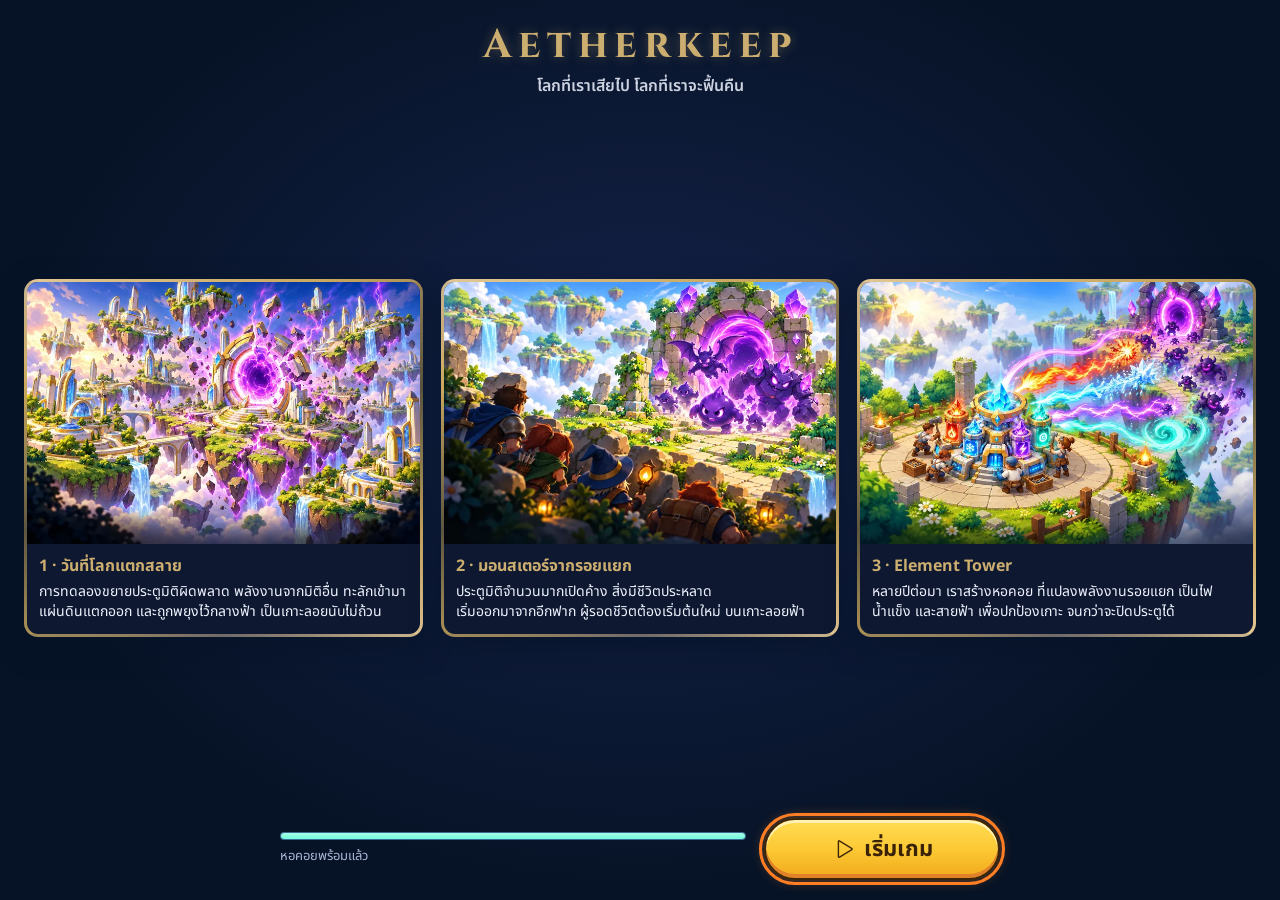
<file: index.html>
<!doctype html>
<html lang="th"><head><meta charset="UTF-8"><meta name="viewport" content="width=device-width, initial-scale=1, viewport-fit=cover"><meta name="theme-color" content="#0c1e2a"><link rel="icon" href="data:,"><meta name="description" content="Aetherkeep — ป้อมเดียว ป้องกันฝูงมอนสเตอร์ด้วยพลังไฟ น้ำแข็ง และสายฟ้า"><title>Aetherkeep · Moonlit Sanctuary</title>  <script type="module" crossorigin src="./assets/index-F2XwNfOr.js"></script>
  <link rel="stylesheet" crossorigin href="./assets/index-B7CWKW0Y.css">
</head><body><canvas id="world" aria-label="เกาะลอยฟ้า ภาพวาดมุมคงที่"></canvas><main id="ui"></main></body></html>
</file>
<file: assets/index-B7CWKW0Y.css>
@import"https://fonts.googleapis.com/css2?family=Cinzel:wght@500;700&family=Kanit:wght@500;600;700&family=Noto+Sans+Thai:wght@400;500;600;700;800&display=swap";@font-face{font-family:Phosphor-Fill;src:url(./Phosphor-Fill-D4CDmGRg.woff2) format("woff2"),url(./Phosphor-Fill-CS2zOYDV.woff) format("woff"),url(./Phosphor-Fill-N9gYSHy0.ttf) format("truetype"),url(./Phosphor-Fill-BofDnXwa.svg#Phosphor-Fill) format("svg");font-weight:400;font-style:normal;font-display:block}.ph-fill{font-family:Phosphor-Fill!important;speak:never;font-style:normal;font-weight:400;font-variant:normal;text-transform:none;line-height:1;letter-spacing:0;-webkit-font-feature-settings:"liga";-moz-font-feature-settings:"liga=1";-moz-font-feature-settings:"liga";-ms-font-feature-settings:"liga" 1;font-feature-settings:"liga";-webkit-font-variant-ligatures:discretionary-ligatures;font-variant-ligatures:discretionary-ligatures;-webkit-font-smoothing:antialiased;-moz-osx-font-smoothing:grayscale}.ph-fill.ph-acorn:before{content:""}.ph-fill.ph-address-book:before{content:""}.ph-fill.ph-address-book-tabs:before{content:""}.ph-fill.ph-air-traffic-control:before{content:""}.ph-fill.ph-airplane:before{content:""}.ph-fill.ph-airplane-in-flight:before{content:""}.ph-fill.ph-airplane-landing:before{content:""}.ph-fill.ph-airplane-takeoff:before{content:""}.ph-fill.ph-airplane-taxiing:before{content:""}.ph-fill.ph-airplane-tilt:before{content:""}.ph-fill.ph-airplay:before{content:""}.ph-fill.ph-alarm:before{content:""}.ph-fill.ph-alien:before{content:""}.ph-fill.ph-align-bottom:before{content:""}.ph-fill.ph-align-bottom-simple:before{content:""}.ph-fill.ph-align-center-horizontal:before{content:""}.ph-fill.ph-align-center-horizontal-simple:before{content:""}.ph-fill.ph-align-center-vertical:before{content:""}.ph-fill.ph-align-center-vertical-simple:before{content:""}.ph-fill.ph-align-left:before{content:""}.ph-fill.ph-align-left-simple:before{content:""}.ph-fill.ph-align-right:before{content:""}.ph-fill.ph-align-right-simple:before{content:""}.ph-fill.ph-align-top:before{content:""}.ph-fill.ph-align-top-simple:before{content:""}.ph-fill.ph-amazon-logo:before{content:""}.ph-fill.ph-ambulance:before{content:""}.ph-fill.ph-anchor:before{content:""}.ph-fill.ph-anchor-simple:before{content:""}.ph-fill.ph-android-logo:before{content:""}.ph-fill.ph-angle:before{content:""}.ph-fill.ph-angular-logo:before{content:""}.ph-fill.ph-aperture:before{content:""}.ph-fill.ph-app-store-logo:before{content:""}.ph-fill.ph-app-window:before{content:""}.ph-fill.ph-apple-logo:before{content:""}.ph-fill.ph-apple-podcasts-logo:before{content:""}.ph-fill.ph-approximate-equals:before{content:""}.ph-fill.ph-archive:before{content:""}.ph-fill.ph-armchair:before{content:""}.ph-fill.ph-arrow-arc-left:before{content:""}.ph-fill.ph-arrow-arc-right:before{content:""}.ph-fill.ph-arrow-bend-double-up-left:before{content:""}.ph-fill.ph-arrow-bend-double-up-right:before{content:""}.ph-fill.ph-arrow-bend-down-left:before{content:""}.ph-fill.ph-arrow-bend-down-right:before{content:""}.ph-fill.ph-arrow-bend-left-down:before{content:""}.ph-fill.ph-arrow-bend-left-up:before{content:""}.ph-fill.ph-arrow-bend-right-down:before{content:""}.ph-fill.ph-arrow-bend-right-up:before{content:""}.ph-fill.ph-arrow-bend-up-left:before{content:""}.ph-fill.ph-arrow-bend-up-right:before{content:""}.ph-fill.ph-arrow-circle-down:before{content:""}.ph-fill.ph-arrow-circle-down-left:before{content:""}.ph-fill.ph-arrow-circle-down-right:before{content:""}.ph-fill.ph-arrow-circle-left:before{content:""}.ph-fill.ph-arrow-circle-right:before{content:""}.ph-fill.ph-arrow-circle-up:before{content:""}.ph-fill.ph-arrow-circle-up-left:before{content:""}.ph-fill.ph-arrow-circle-up-right:before{content:""}.ph-fill.ph-arrow-clockwise:before{content:""}.ph-fill.ph-arrow-counter-clockwise:before{content:""}.ph-fill.ph-arrow-down:before{content:""}.ph-fill.ph-arrow-down-left:before{content:""}.ph-fill.ph-arrow-down-right:before{content:""}.ph-fill.ph-arrow-elbow-down-left:before{content:""}.ph-fill.ph-arrow-elbow-down-right:before{content:""}.ph-fill.ph-arrow-elbow-left:before{content:""}.ph-fill.ph-arrow-elbow-left-down:before{content:""}.ph-fill.ph-arrow-elbow-left-up:before{content:""}.ph-fill.ph-arrow-elbow-right:before{content:""}.ph-fill.ph-arrow-elbow-right-down:before{content:""}.ph-fill.ph-arrow-elbow-right-up:before{content:""}.ph-fill.ph-arrow-elbow-up-left:before{content:""}.ph-fill.ph-arrow-elbow-up-right:before{content:""}.ph-fill.ph-arrow-fat-down:before{content:""}.ph-fill.ph-arrow-fat-left:before{content:""}.ph-fill.ph-arrow-fat-line-down:before{content:""}.ph-fill.ph-arrow-fat-line-left:before{content:""}.ph-fill.ph-arrow-fat-line-right:before{content:""}.ph-fill.ph-arrow-fat-line-up:before{content:""}.ph-fill.ph-arrow-fat-lines-down:before{content:""}.ph-fill.ph-arrow-fat-lines-left:before{content:""}.ph-fill.ph-arrow-fat-lines-right:before{content:""}.ph-fill.ph-arrow-fat-lines-up:before{content:""}.ph-fill.ph-arrow-fat-right:before{content:""}.ph-fill.ph-arrow-fat-up:before{content:""}.ph-fill.ph-arrow-left:before{content:""}.ph-fill.ph-arrow-line-down:before{content:""}.ph-fill.ph-arrow-line-down-left:before{content:""}.ph-fill.ph-arrow-line-down-right:before{content:""}.ph-fill.ph-arrow-line-left:before{content:""}.ph-fill.ph-arrow-line-right:before{content:""}.ph-fill.ph-arrow-line-up:before{content:""}.ph-fill.ph-arrow-line-up-left:before{content:""}.ph-fill.ph-arrow-line-up-right:before{content:""}.ph-fill.ph-arrow-right:before{content:""}.ph-fill.ph-arrow-square-down:before{content:""}.ph-fill.ph-arrow-square-down-left:before{content:""}.ph-fill.ph-arrow-square-down-right:before{content:""}.ph-fill.ph-arrow-square-in:before{content:""}.ph-fill.ph-arrow-square-left:before{content:""}.ph-fill.ph-arrow-square-out:before{content:""}.ph-fill.ph-arrow-square-right:before{content:""}.ph-fill.ph-arrow-square-up:before{content:""}.ph-fill.ph-arrow-square-up-left:before{content:""}.ph-fill.ph-arrow-square-up-right:before{content:""}.ph-fill.ph-arrow-u-down-left:before{content:""}.ph-fill.ph-arrow-u-down-right:before{content:""}.ph-fill.ph-arrow-u-left-down:before{content:""}.ph-fill.ph-arrow-u-left-up:before{content:""}.ph-fill.ph-arrow-u-right-down:before{content:""}.ph-fill.ph-arrow-u-right-up:before{content:""}.ph-fill.ph-arrow-u-up-left:before{content:""}.ph-fill.ph-arrow-u-up-right:before{content:""}.ph-fill.ph-arrow-up:before{content:""}.ph-fill.ph-arrow-up-left:before{content:""}.ph-fill.ph-arrow-up-right:before{content:""}.ph-fill.ph-arrows-clockwise:before{content:""}.ph-fill.ph-arrows-counter-clockwise:before{content:""}.ph-fill.ph-arrows-down-up:before{content:""}.ph-fill.ph-arrows-horizontal:before{content:""}.ph-fill.ph-arrows-in:before{content:""}.ph-fill.ph-arrows-in-cardinal:before{content:""}.ph-fill.ph-arrows-in-line-horizontal:before{content:""}.ph-fill.ph-arrows-in-line-vertical:before{content:""}.ph-fill.ph-arrows-in-simple:before{content:""}.ph-fill.ph-arrows-left-right:before{content:""}.ph-fill.ph-arrows-merge:before{content:""}.ph-fill.ph-arrows-out:before{content:""}.ph-fill.ph-arrows-out-cardinal:before{content:""}.ph-fill.ph-arrows-out-line-horizontal:before{content:""}.ph-fill.ph-arrows-out-line-vertical:before{content:""}.ph-fill.ph-arrows-out-simple:before{content:""}.ph-fill.ph-arrows-split:before{content:""}.ph-fill.ph-arrows-vertical:before{content:""}.ph-fill.ph-article:before{content:""}.ph-fill.ph-article-medium:before{content:""}.ph-fill.ph-article-ny-times:before{content:""}.ph-fill.ph-asclepius:before{content:""}.ph-fill.ph-caduceus:before{content:""}.ph-fill.ph-asterisk:before{content:""}.ph-fill.ph-asterisk-simple:before{content:""}.ph-fill.ph-at:before{content:""}.ph-fill.ph-atom:before{content:""}.ph-fill.ph-avocado:before{content:""}.ph-fill.ph-axe:before{content:""}.ph-fill.ph-baby:before{content:""}.ph-fill.ph-baby-carriage:before{content:""}.ph-fill.ph-backpack:before{content:""}.ph-fill.ph-backspace:before{content:""}.ph-fill.ph-bag:before{content:""}.ph-fill.ph-bag-simple:before{content:""}.ph-fill.ph-balloon:before{content:""}.ph-fill.ph-bandaids:before{content:""}.ph-fill.ph-bank:before{content:""}.ph-fill.ph-barbell:before{content:""}.ph-fill.ph-barcode:before{content:""}.ph-fill.ph-barn:before{content:""}.ph-fill.ph-barricade:before{content:""}.ph-fill.ph-baseball:before{content:""}.ph-fill.ph-baseball-cap:before{content:""}.ph-fill.ph-baseball-helmet:before{content:""}.ph-fill.ph-basket:before{content:""}.ph-fill.ph-basketball:before{content:""}.ph-fill.ph-bathtub:before{content:""}.ph-fill.ph-battery-charging:before{content:""}.ph-fill.ph-battery-charging-vertical:before{content:""}.ph-fill.ph-battery-empty:before{content:""}.ph-fill.ph-battery-full:before{content:""}.ph-fill.ph-battery-high:before{content:""}.ph-fill.ph-battery-low:before{content:""}.ph-fill.ph-battery-medium:before{content:""}.ph-fill.ph-battery-plus:before{content:""}.ph-fill.ph-battery-plus-vertical:before{content:""}.ph-fill.ph-battery-vertical-empty:before{content:""}.ph-fill.ph-battery-vertical-full:before{content:""}.ph-fill.ph-battery-vertical-high:before{content:""}.ph-fill.ph-battery-vertical-low:before{content:""}.ph-fill.ph-battery-vertical-medium:before{content:""}.ph-fill.ph-battery-warning:before{content:""}.ph-fill.ph-battery-warning-vertical:before{content:""}.ph-fill.ph-beach-ball:before{content:""}.ph-fill.ph-beanie:before{content:""}.ph-fill.ph-bed:before{content:""}.ph-fill.ph-beer-bottle:before{content:""}.ph-fill.ph-beer-stein:before{content:""}.ph-fill.ph-behance-logo:before{content:""}.ph-fill.ph-bell:before{content:""}.ph-fill.ph-bell-ringing:before{content:""}.ph-fill.ph-bell-simple:before{content:""}.ph-fill.ph-bell-simple-ringing:before{content:""}.ph-fill.ph-bell-simple-slash:before{content:""}.ph-fill.ph-bell-simple-z:before{content:""}.ph-fill.ph-bell-slash:before{content:""}.ph-fill.ph-bell-z:before{content:""}.ph-fill.ph-belt:before{content:""}.ph-fill.ph-bezier-curve:before{content:""}.ph-fill.ph-bicycle:before{content:""}.ph-fill.ph-binary:before{content:""}.ph-fill.ph-binoculars:before{content:""}.ph-fill.ph-biohazard:before{content:""}.ph-fill.ph-bird:before{content:""}.ph-fill.ph-blueprint:before{content:""}.ph-fill.ph-bluetooth:before{content:""}.ph-fill.ph-bluetooth-connected:before{content:""}.ph-fill.ph-bluetooth-slash:before{content:""}.ph-fill.ph-bluetooth-x:before{content:""}.ph-fill.ph-boat:before{content:""}.ph-fill.ph-bomb:before{content:""}.ph-fill.ph-bone:before{content:""}.ph-fill.ph-book:before{content:""}.ph-fill.ph-book-bookmark:before{content:""}.ph-fill.ph-book-open:before{content:""}.ph-fill.ph-book-open-text:before{content:""}.ph-fill.ph-book-open-user:before{content:""}.ph-fill.ph-bookmark:before{content:""}.ph-fill.ph-bookmark-simple:before{content:""}.ph-fill.ph-bookmarks:before{content:""}.ph-fill.ph-bookmarks-simple:before{content:""}.ph-fill.ph-books:before{content:""}.ph-fill.ph-boot:before{content:""}.ph-fill.ph-boules:before{content:""}.ph-fill.ph-bounding-box:before{content:""}.ph-fill.ph-bowl-food:before{content:""}.ph-fill.ph-bowl-steam:before{content:""}.ph-fill.ph-bowling-ball:before{content:""}.ph-fill.ph-box-arrow-down:before{content:""}.ph-fill.ph-archive-box:before{content:""}.ph-fill.ph-box-arrow-up:before{content:""}.ph-fill.ph-boxing-glove:before{content:""}.ph-fill.ph-brackets-angle:before{content:""}.ph-fill.ph-brackets-curly:before{content:""}.ph-fill.ph-brackets-round:before{content:""}.ph-fill.ph-brackets-square:before{content:""}.ph-fill.ph-brain:before{content:""}.ph-fill.ph-brandy:before{content:""}.ph-fill.ph-bread:before{content:""}.ph-fill.ph-bridge:before{content:""}.ph-fill.ph-briefcase:before{content:""}.ph-fill.ph-briefcase-metal:before{content:""}.ph-fill.ph-broadcast:before{content:""}.ph-fill.ph-broom:before{content:""}.ph-fill.ph-browser:before{content:""}.ph-fill.ph-browsers:before{content:""}.ph-fill.ph-bug:before{content:""}.ph-fill.ph-bug-beetle:before{content:""}.ph-fill.ph-bug-droid:before{content:""}.ph-fill.ph-building:before{content:""}.ph-fill.ph-building-apartment:before{content:""}.ph-fill.ph-building-office:before{content:""}.ph-fill.ph-buildings:before{content:""}.ph-fill.ph-bulldozer:before{content:""}.ph-fill.ph-bus:before{content:""}.ph-fill.ph-butterfly:before{content:""}.ph-fill.ph-cable-car:before{content:""}.ph-fill.ph-cactus:before{content:""}.ph-fill.ph-cake:before{content:""}.ph-fill.ph-calculator:before{content:""}.ph-fill.ph-calendar:before{content:""}.ph-fill.ph-calendar-blank:before{content:""}.ph-fill.ph-calendar-check:before{content:""}.ph-fill.ph-calendar-dot:before{content:""}.ph-fill.ph-calendar-dots:before{content:""}.ph-fill.ph-calendar-heart:before{content:""}.ph-fill.ph-calendar-minus:before{content:""}.ph-fill.ph-calendar-plus:before{content:""}.ph-fill.ph-calendar-slash:before{content:""}.ph-fill.ph-calendar-star:before{content:""}.ph-fill.ph-calendar-x:before{content:""}.ph-fill.ph-call-bell:before{content:""}.ph-fill.ph-camera:before{content:""}.ph-fill.ph-camera-plus:before{content:""}.ph-fill.ph-camera-rotate:before{content:""}.ph-fill.ph-camera-slash:before{content:""}.ph-fill.ph-campfire:before{content:""}.ph-fill.ph-car:before{content:""}.ph-fill.ph-car-battery:before{content:""}.ph-fill.ph-car-profile:before{content:""}.ph-fill.ph-car-simple:before{content:""}.ph-fill.ph-cardholder:before{content:""}.ph-fill.ph-cards:before{content:""}.ph-fill.ph-cards-three:before{content:""}.ph-fill.ph-caret-circle-double-down:before{content:""}.ph-fill.ph-caret-circle-double-left:before{content:""}.ph-fill.ph-caret-circle-double-right:before{content:""}.ph-fill.ph-caret-circle-double-up:before{content:""}.ph-fill.ph-caret-circle-down:before{content:""}.ph-fill.ph-caret-circle-left:before{content:""}.ph-fill.ph-caret-circle-right:before{content:""}.ph-fill.ph-caret-circle-up:before{content:""}.ph-fill.ph-caret-circle-up-down:before{content:""}.ph-fill.ph-caret-double-down:before{content:""}.ph-fill.ph-caret-double-left:before{content:""}.ph-fill.ph-caret-double-right:before{content:""}.ph-fill.ph-caret-double-up:before{content:""}.ph-fill.ph-caret-down:before{content:""}.ph-fill.ph-caret-left:before{content:""}.ph-fill.ph-caret-line-down:before{content:""}.ph-fill.ph-caret-line-left:before{content:""}.ph-fill.ph-caret-line-right:before{content:""}.ph-fill.ph-caret-line-up:before{content:""}.ph-fill.ph-caret-right:before{content:""}.ph-fill.ph-caret-up:before{content:""}.ph-fill.ph-caret-up-down:before{content:""}.ph-fill.ph-carrot:before{content:""}.ph-fill.ph-cash-register:before{content:""}.ph-fill.ph-cassette-tape:before{content:""}.ph-fill.ph-castle-turret:before{content:""}.ph-fill.ph-cat:before{content:""}.ph-fill.ph-cell-signal-full:before{content:""}.ph-fill.ph-cell-signal-high:before{content:""}.ph-fill.ph-cell-signal-low:before{content:""}.ph-fill.ph-cell-signal-medium:before{content:""}.ph-fill.ph-cell-signal-none:before{content:""}.ph-fill.ph-cell-signal-slash:before{content:""}.ph-fill.ph-cell-signal-x:before{content:""}.ph-fill.ph-cell-tower:before{content:""}.ph-fill.ph-certificate:before{content:""}.ph-fill.ph-chair:before{content:""}.ph-fill.ph-chalkboard:before{content:""}.ph-fill.ph-chalkboard-simple:before{content:""}.ph-fill.ph-chalkboard-teacher:before{content:""}.ph-fill.ph-champagne:before{content:""}.ph-fill.ph-charging-station:before{content:""}.ph-fill.ph-chart-bar:before{content:""}.ph-fill.ph-chart-bar-horizontal:before{content:""}.ph-fill.ph-chart-donut:before{content:""}.ph-fill.ph-chart-line:before{content:""}.ph-fill.ph-chart-line-down:before{content:""}.ph-fill.ph-chart-line-up:before{content:""}.ph-fill.ph-chart-pie:before{content:""}.ph-fill.ph-chart-pie-slice:before{content:""}.ph-fill.ph-chart-polar:before{content:""}.ph-fill.ph-chart-scatter:before{content:""}.ph-fill.ph-chat:before{content:""}.ph-fill.ph-chat-centered:before{content:""}.ph-fill.ph-chat-centered-dots:before{content:""}.ph-fill.ph-chat-centered-slash:before{content:""}.ph-fill.ph-chat-centered-text:before{content:""}.ph-fill.ph-chat-circle:before{content:""}.ph-fill.ph-chat-circle-dots:before{content:""}.ph-fill.ph-chat-circle-slash:before{content:""}.ph-fill.ph-chat-circle-text:before{content:""}.ph-fill.ph-chat-dots:before{content:""}.ph-fill.ph-chat-slash:before{content:""}.ph-fill.ph-chat-teardrop:before{content:""}.ph-fill.ph-chat-teardrop-dots:before{content:""}.ph-fill.ph-chat-teardrop-slash:before{content:""}.ph-fill.ph-chat-teardrop-text:before{content:""}.ph-fill.ph-chat-text:before{content:""}.ph-fill.ph-chats:before{content:""}.ph-fill.ph-chats-circle:before{content:""}.ph-fill.ph-chats-teardrop:before{content:""}.ph-fill.ph-check:before{content:""}.ph-fill.ph-check-circle:before{content:""}.ph-fill.ph-check-fat:before{content:""}.ph-fill.ph-check-square:before{content:""}.ph-fill.ph-check-square-offset:before{content:""}.ph-fill.ph-checkerboard:before{content:""}.ph-fill.ph-checks:before{content:""}.ph-fill.ph-cheers:before{content:""}.ph-fill.ph-cheese:before{content:""}.ph-fill.ph-chef-hat:before{content:""}.ph-fill.ph-cherries:before{content:""}.ph-fill.ph-church:before{content:""}.ph-fill.ph-cigarette:before{content:""}.ph-fill.ph-cigarette-slash:before{content:""}.ph-fill.ph-circle:before{content:""}.ph-fill.ph-circle-dashed:before{content:""}.ph-fill.ph-circle-half:before{content:""}.ph-fill.ph-circle-half-tilt:before{content:""}.ph-fill.ph-circle-notch:before{content:""}.ph-fill.ph-circles-four:before{content:""}.ph-fill.ph-circles-three:before{content:""}.ph-fill.ph-circles-three-plus:before{content:""}.ph-fill.ph-circuitry:before{content:""}.ph-fill.ph-city:before{content:""}.ph-fill.ph-clipboard:before{content:""}.ph-fill.ph-clipboard-text:before{content:""}.ph-fill.ph-clock:before{content:""}.ph-fill.ph-clock-afternoon:before{content:""}.ph-fill.ph-clock-clockwise:before{content:""}.ph-fill.ph-clock-countdown:before{content:""}.ph-fill.ph-clock-counter-clockwise:before{content:""}.ph-fill.ph-clock-user:before{content:""}.ph-fill.ph-closed-captioning:before{content:""}.ph-fill.ph-cloud:before{content:""}.ph-fill.ph-cloud-arrow-down:before{content:""}.ph-fill.ph-cloud-arrow-up:before{content:""}.ph-fill.ph-cloud-check:before{content:""}.ph-fill.ph-cloud-fog:before{content:""}.ph-fill.ph-cloud-lightning:before{content:""}.ph-fill.ph-cloud-moon:before{content:""}.ph-fill.ph-cloud-rain:before{content:""}.ph-fill.ph-cloud-slash:before{content:""}.ph-fill.ph-cloud-snow:before{content:""}.ph-fill.ph-cloud-sun:before{content:""}.ph-fill.ph-cloud-warning:before{content:""}.ph-fill.ph-cloud-x:before{content:""}.ph-fill.ph-clover:before{content:""}.ph-fill.ph-club:before{content:""}.ph-fill.ph-coat-hanger:before{content:""}.ph-fill.ph-coda-logo:before{content:""}.ph-fill.ph-code:before{content:""}.ph-fill.ph-code-block:before{content:""}.ph-fill.ph-code-simple:before{content:""}.ph-fill.ph-codepen-logo:before{content:""}.ph-fill.ph-codesandbox-logo:before{content:""}.ph-fill.ph-coffee:before{content:""}.ph-fill.ph-coffee-bean:before{content:""}.ph-fill.ph-coin:before{content:""}.ph-fill.ph-coin-vertical:before{content:""}.ph-fill.ph-coins:before{content:""}.ph-fill.ph-columns:before{content:""}.ph-fill.ph-columns-plus-left:before{content:""}.ph-fill.ph-columns-plus-right:before{content:""}.ph-fill.ph-command:before{content:""}.ph-fill.ph-compass:before{content:""}.ph-fill.ph-compass-rose:before{content:""}.ph-fill.ph-compass-tool:before{content:""}.ph-fill.ph-computer-tower:before{content:""}.ph-fill.ph-confetti:before{content:""}.ph-fill.ph-contactless-payment:before{content:""}.ph-fill.ph-control:before{content:""}.ph-fill.ph-cookie:before{content:""}.ph-fill.ph-cooking-pot:before{content:""}.ph-fill.ph-copy:before{content:""}.ph-fill.ph-copy-simple:before{content:""}.ph-fill.ph-copyleft:before{content:""}.ph-fill.ph-copyright:before{content:""}.ph-fill.ph-corners-in:before{content:""}.ph-fill.ph-corners-out:before{content:""}.ph-fill.ph-couch:before{content:""}.ph-fill.ph-court-basketball:before{content:""}.ph-fill.ph-cow:before{content:""}.ph-fill.ph-cowboy-hat:before{content:""}.ph-fill.ph-cpu:before{content:""}.ph-fill.ph-crane:before{content:""}.ph-fill.ph-crane-tower:before{content:""}.ph-fill.ph-credit-card:before{content:""}.ph-fill.ph-cricket:before{content:""}.ph-fill.ph-crop:before{content:""}.ph-fill.ph-cross:before{content:""}.ph-fill.ph-crosshair:before{content:""}.ph-fill.ph-crosshair-simple:before{content:""}.ph-fill.ph-crown:before{content:""}.ph-fill.ph-crown-cross:before{content:""}.ph-fill.ph-crown-simple:before{content:""}.ph-fill.ph-cube:before{content:""}.ph-fill.ph-cube-focus:before{content:""}.ph-fill.ph-cube-transparent:before{content:""}.ph-fill.ph-currency-btc:before{content:""}.ph-fill.ph-currency-circle-dollar:before{content:""}.ph-fill.ph-currency-cny:before{content:""}.ph-fill.ph-currency-dollar:before{content:""}.ph-fill.ph-currency-dollar-simple:before{content:""}.ph-fill.ph-currency-eth:before{content:""}.ph-fill.ph-currency-eur:before{content:""}.ph-fill.ph-currency-gbp:before{content:""}.ph-fill.ph-currency-inr:before{content:""}.ph-fill.ph-currency-jpy:before{content:""}.ph-fill.ph-currency-krw:before{content:""}.ph-fill.ph-currency-kzt:before{content:""}.ph-fill.ph-currency-ngn:before{content:""}.ph-fill.ph-currency-rub:before{content:""}.ph-fill.ph-cursor:before{content:""}.ph-fill.ph-cursor-click:before{content:""}.ph-fill.ph-cursor-text:before{content:""}.ph-fill.ph-cylinder:before{content:""}.ph-fill.ph-database:before{content:""}.ph-fill.ph-desk:before{content:""}.ph-fill.ph-desktop:before{content:""}.ph-fill.ph-desktop-tower:before{content:""}.ph-fill.ph-detective:before{content:""}.ph-fill.ph-dev-to-logo:before{content:""}.ph-fill.ph-device-mobile:before{content:""}.ph-fill.ph-device-mobile-camera:before{content:""}.ph-fill.ph-device-mobile-slash:before{content:""}.ph-fill.ph-device-mobile-speaker:before{content:""}.ph-fill.ph-device-rotate:before{content:""}.ph-fill.ph-device-tablet:before{content:""}.ph-fill.ph-device-tablet-camera:before{content:""}.ph-fill.ph-device-tablet-speaker:before{content:""}.ph-fill.ph-devices:before{content:""}.ph-fill.ph-diamond:before{content:""}.ph-fill.ph-diamonds-four:before{content:""}.ph-fill.ph-dice-five:before{content:""}.ph-fill.ph-dice-four:before{content:""}.ph-fill.ph-dice-one:before{content:""}.ph-fill.ph-dice-six:before{content:""}.ph-fill.ph-dice-three:before{content:""}.ph-fill.ph-dice-two:before{content:""}.ph-fill.ph-disc:before{content:""}.ph-fill.ph-disco-ball:before{content:""}.ph-fill.ph-discord-logo:before{content:""}.ph-fill.ph-divide:before{content:""}.ph-fill.ph-dna:before{content:""}.ph-fill.ph-dog:before{content:""}.ph-fill.ph-door:before{content:""}.ph-fill.ph-door-open:before{content:""}.ph-fill.ph-dot:before{content:""}.ph-fill.ph-dot-outline:before{content:""}.ph-fill.ph-dots-nine:before{content:""}.ph-fill.ph-dots-six:before{content:""}.ph-fill.ph-dots-six-vertical:before{content:""}.ph-fill.ph-dots-three:before{content:""}.ph-fill.ph-dots-three-circle:before{content:""}.ph-fill.ph-dots-three-circle-vertical:before{content:""}.ph-fill.ph-dots-three-outline:before{content:""}.ph-fill.ph-dots-three-outline-vertical:before{content:""}.ph-fill.ph-dots-three-vertical:before{content:""}.ph-fill.ph-download:before{content:""}.ph-fill.ph-download-simple:before{content:""}.ph-fill.ph-dress:before{content:""}.ph-fill.ph-dresser:before{content:""}.ph-fill.ph-dribbble-logo:before{content:""}.ph-fill.ph-drone:before{content:""}.ph-fill.ph-drop:before{content:""}.ph-fill.ph-drop-half:before{content:""}.ph-fill.ph-drop-half-bottom:before{content:""}.ph-fill.ph-drop-simple:before{content:""}.ph-fill.ph-drop-slash:before{content:""}.ph-fill.ph-dropbox-logo:before{content:""}.ph-fill.ph-ear:before{content:""}.ph-fill.ph-ear-slash:before{content:""}.ph-fill.ph-egg:before{content:""}.ph-fill.ph-egg-crack:before{content:""}.ph-fill.ph-eject:before{content:""}.ph-fill.ph-eject-simple:before{content:""}.ph-fill.ph-elevator:before{content:""}.ph-fill.ph-empty:before{content:""}.ph-fill.ph-engine:before{content:""}.ph-fill.ph-envelope:before{content:""}.ph-fill.ph-envelope-open:before{content:""}.ph-fill.ph-envelope-simple:before{content:""}.ph-fill.ph-envelope-simple-open:before{content:""}.ph-fill.ph-equalizer:before{content:""}.ph-fill.ph-equals:before{content:""}.ph-fill.ph-eraser:before{content:""}.ph-fill.ph-escalator-down:before{content:""}.ph-fill.ph-escalator-up:before{content:""}.ph-fill.ph-exam:before{content:""}.ph-fill.ph-exclamation-mark:before{content:""}.ph-fill.ph-exclude:before{content:""}.ph-fill.ph-exclude-square:before{content:""}.ph-fill.ph-export:before{content:""}.ph-fill.ph-eye:before{content:""}.ph-fill.ph-eye-closed:before{content:""}.ph-fill.ph-eye-slash:before{content:""}.ph-fill.ph-eyedropper:before{content:""}.ph-fill.ph-eyedropper-sample:before{content:""}.ph-fill.ph-eyeglasses:before{content:""}.ph-fill.ph-eyes:before{content:""}.ph-fill.ph-face-mask:before{content:""}.ph-fill.ph-facebook-logo:before{content:""}.ph-fill.ph-factory:before{content:""}.ph-fill.ph-faders:before{content:""}.ph-fill.ph-faders-horizontal:before{content:""}.ph-fill.ph-fallout-shelter:before{content:""}.ph-fill.ph-fan:before{content:""}.ph-fill.ph-farm:before{content:""}.ph-fill.ph-fast-forward:before{content:""}.ph-fill.ph-fast-forward-circle:before{content:""}.ph-fill.ph-feather:before{content:""}.ph-fill.ph-fediverse-logo:before{content:""}.ph-fill.ph-figma-logo:before{content:""}.ph-fill.ph-file:before{content:""}.ph-fill.ph-file-archive:before{content:""}.ph-fill.ph-file-arrow-down:before{content:""}.ph-fill.ph-file-arrow-up:before{content:""}.ph-fill.ph-file-audio:before{content:""}.ph-fill.ph-file-c:before{content:""}.ph-fill.ph-file-c-sharp:before{content:""}.ph-fill.ph-file-cloud:before{content:""}.ph-fill.ph-file-code:before{content:""}.ph-fill.ph-file-cpp:before{content:""}.ph-fill.ph-file-css:before{content:""}.ph-fill.ph-file-csv:before{content:""}.ph-fill.ph-file-dashed:before{content:""}.ph-fill.ph-file-dotted:before{content:""}.ph-fill.ph-file-doc:before{content:""}.ph-fill.ph-file-html:before{content:""}.ph-fill.ph-file-image:before{content:""}.ph-fill.ph-file-ini:before{content:""}.ph-fill.ph-file-jpg:before{content:""}.ph-fill.ph-file-js:before{content:""}.ph-fill.ph-file-jsx:before{content:""}.ph-fill.ph-file-lock:before{content:""}.ph-fill.ph-file-magnifying-glass:before{content:""}.ph-fill.ph-file-search:before{content:""}.ph-fill.ph-file-md:before{content:""}.ph-fill.ph-file-minus:before{content:""}.ph-fill.ph-file-pdf:before{content:""}.ph-fill.ph-file-plus:before{content:""}.ph-fill.ph-file-png:before{content:""}.ph-fill.ph-file-ppt:before{content:""}.ph-fill.ph-file-py:before{content:""}.ph-fill.ph-file-rs:before{content:""}.ph-fill.ph-file-sql:before{content:""}.ph-fill.ph-file-svg:before{content:""}.ph-fill.ph-file-text:before{content:""}.ph-fill.ph-file-ts:before{content:""}.ph-fill.ph-file-tsx:before{content:""}.ph-fill.ph-file-txt:before{content:""}.ph-fill.ph-file-video:before{content:""}.ph-fill.ph-file-vue:before{content:""}.ph-fill.ph-file-x:before{content:""}.ph-fill.ph-file-xls:before{content:""}.ph-fill.ph-file-zip:before{content:""}.ph-fill.ph-files:before{content:""}.ph-fill.ph-film-reel:before{content:""}.ph-fill.ph-film-script:before{content:""}.ph-fill.ph-film-slate:before{content:""}.ph-fill.ph-film-strip:before{content:""}.ph-fill.ph-fingerprint:before{content:""}.ph-fill.ph-fingerprint-simple:before{content:""}.ph-fill.ph-finn-the-human:before{content:""}.ph-fill.ph-fire:before{content:""}.ph-fill.ph-fire-extinguisher:before{content:""}.ph-fill.ph-fire-simple:before{content:""}.ph-fill.ph-fire-truck:before{content:""}.ph-fill.ph-first-aid:before{content:""}.ph-fill.ph-first-aid-kit:before{content:""}.ph-fill.ph-fish:before{content:""}.ph-fill.ph-fish-simple:before{content:""}.ph-fill.ph-flag:before{content:""}.ph-fill.ph-flag-banner:before{content:""}.ph-fill.ph-flag-banner-fold:before{content:""}.ph-fill.ph-flag-checkered:before{content:""}.ph-fill.ph-flag-pennant:before{content:""}.ph-fill.ph-flame:before{content:""}.ph-fill.ph-flashlight:before{content:""}.ph-fill.ph-flask:before{content:""}.ph-fill.ph-flip-horizontal:before{content:""}.ph-fill.ph-flip-vertical:before{content:""}.ph-fill.ph-floppy-disk:before{content:""}.ph-fill.ph-floppy-disk-back:before{content:""}.ph-fill.ph-flow-arrow:before{content:""}.ph-fill.ph-flower:before{content:""}.ph-fill.ph-flower-lotus:before{content:""}.ph-fill.ph-flower-tulip:before{content:""}.ph-fill.ph-flying-saucer:before{content:""}.ph-fill.ph-folder:before{content:""}.ph-fill.ph-folder-notch:before{content:""}.ph-fill.ph-folder-dashed:before{content:""}.ph-fill.ph-folder-dotted:before{content:""}.ph-fill.ph-folder-lock:before{content:""}.ph-fill.ph-folder-minus:before{content:""}.ph-fill.ph-folder-notch-minus:before{content:""}.ph-fill.ph-folder-open:before{content:""}.ph-fill.ph-folder-notch-open:before{content:""}.ph-fill.ph-folder-plus:before{content:""}.ph-fill.ph-folder-notch-plus:before{content:""}.ph-fill.ph-folder-simple:before{content:""}.ph-fill.ph-folder-simple-dashed:before{content:""}.ph-fill.ph-folder-simple-dotted:before{content:""}.ph-fill.ph-folder-simple-lock:before{content:""}.ph-fill.ph-folder-simple-minus:before{content:""}.ph-fill.ph-folder-simple-plus:before{content:""}.ph-fill.ph-folder-simple-star:before{content:""}.ph-fill.ph-folder-simple-user:before{content:""}.ph-fill.ph-folder-star:before{content:""}.ph-fill.ph-folder-user:before{content:""}.ph-fill.ph-folders:before{content:""}.ph-fill.ph-football:before{content:""}.ph-fill.ph-football-helmet:before{content:""}.ph-fill.ph-footprints:before{content:""}.ph-fill.ph-fork-knife:before{content:""}.ph-fill.ph-four-k:before{content:""}.ph-fill.ph-frame-corners:before{content:""}.ph-fill.ph-framer-logo:before{content:""}.ph-fill.ph-function:before{content:""}.ph-fill.ph-funnel:before{content:""}.ph-fill.ph-funnel-simple:before{content:""}.ph-fill.ph-funnel-simple-x:before{content:""}.ph-fill.ph-funnel-x:before{content:""}.ph-fill.ph-game-controller:before{content:""}.ph-fill.ph-garage:before{content:""}.ph-fill.ph-gas-can:before{content:""}.ph-fill.ph-gas-pump:before{content:""}.ph-fill.ph-gauge:before{content:""}.ph-fill.ph-gavel:before{content:""}.ph-fill.ph-gear:before{content:""}.ph-fill.ph-gear-fine:before{content:""}.ph-fill.ph-gear-six:before{content:""}.ph-fill.ph-gender-female:before{content:""}.ph-fill.ph-gender-intersex:before{content:""}.ph-fill.ph-gender-male:before{content:""}.ph-fill.ph-gender-neuter:before{content:""}.ph-fill.ph-gender-nonbinary:before{content:""}.ph-fill.ph-gender-transgender:before{content:""}.ph-fill.ph-ghost:before{content:""}.ph-fill.ph-gif:before{content:""}.ph-fill.ph-gift:before{content:""}.ph-fill.ph-git-branch:before{content:""}.ph-fill.ph-git-commit:before{content:""}.ph-fill.ph-git-diff:before{content:""}.ph-fill.ph-git-fork:before{content:""}.ph-fill.ph-git-merge:before{content:""}.ph-fill.ph-git-pull-request:before{content:""}.ph-fill.ph-github-logo:before{content:""}.ph-fill.ph-gitlab-logo:before{content:""}.ph-fill.ph-gitlab-logo-simple:before{content:""}.ph-fill.ph-globe:before{content:""}.ph-fill.ph-globe-hemisphere-east:before{content:""}.ph-fill.ph-globe-hemisphere-west:before{content:""}.ph-fill.ph-globe-simple:before{content:""}.ph-fill.ph-globe-simple-x:before{content:""}.ph-fill.ph-globe-stand:before{content:""}.ph-fill.ph-globe-x:before{content:""}.ph-fill.ph-goggles:before{content:""}.ph-fill.ph-golf:before{content:""}.ph-fill.ph-goodreads-logo:before{content:""}.ph-fill.ph-google-cardboard-logo:before{content:""}.ph-fill.ph-google-chrome-logo:before{content:""}.ph-fill.ph-google-drive-logo:before{content:""}.ph-fill.ph-google-logo:before{content:""}.ph-fill.ph-google-photos-logo:before{content:""}.ph-fill.ph-google-play-logo:before{content:""}.ph-fill.ph-google-podcasts-logo:before{content:""}.ph-fill.ph-gps:before{content:""}.ph-fill.ph-gps-fix:before{content:""}.ph-fill.ph-gps-slash:before{content:""}.ph-fill.ph-gradient:before{content:""}.ph-fill.ph-graduation-cap:before{content:""}.ph-fill.ph-grains:before{content:""}.ph-fill.ph-grains-slash:before{content:""}.ph-fill.ph-graph:before{content:""}.ph-fill.ph-graphics-card:before{content:""}.ph-fill.ph-greater-than:before{content:""}.ph-fill.ph-greater-than-or-equal:before{content:""}.ph-fill.ph-grid-four:before{content:""}.ph-fill.ph-grid-nine:before{content:""}.ph-fill.ph-guitar:before{content:""}.ph-fill.ph-hair-dryer:before{content:""}.ph-fill.ph-hamburger:before{content:""}.ph-fill.ph-hammer:before{content:""}.ph-fill.ph-hand:before{content:""}.ph-fill.ph-hand-arrow-down:before{content:""}.ph-fill.ph-hand-arrow-up:before{content:""}.ph-fill.ph-hand-coins:before{content:""}.ph-fill.ph-hand-deposit:before{content:""}.ph-fill.ph-hand-eye:before{content:""}.ph-fill.ph-hand-fist:before{content:""}.ph-fill.ph-hand-grabbing:before{content:""}.ph-fill.ph-hand-heart:before{content:""}.ph-fill.ph-hand-palm:before{content:""}.ph-fill.ph-hand-peace:before{content:""}.ph-fill.ph-hand-pointing:before{content:""}.ph-fill.ph-hand-soap:before{content:""}.ph-fill.ph-hand-swipe-left:before{content:""}.ph-fill.ph-hand-swipe-right:before{content:""}.ph-fill.ph-hand-tap:before{content:""}.ph-fill.ph-hand-waving:before{content:""}.ph-fill.ph-hand-withdraw:before{content:""}.ph-fill.ph-handbag:before{content:""}.ph-fill.ph-handbag-simple:before{content:""}.ph-fill.ph-hands-clapping:before{content:""}.ph-fill.ph-hands-praying:before{content:""}.ph-fill.ph-handshake:before{content:""}.ph-fill.ph-hard-drive:before{content:""}.ph-fill.ph-hard-drives:before{content:""}.ph-fill.ph-hard-hat:before{content:""}.ph-fill.ph-hash:before{content:""}.ph-fill.ph-hash-straight:before{content:""}.ph-fill.ph-head-circuit:before{content:""}.ph-fill.ph-headlights:before{content:""}.ph-fill.ph-headphones:before{content:""}.ph-fill.ph-headset:before{content:""}.ph-fill.ph-heart:before{content:""}.ph-fill.ph-heart-break:before{content:""}.ph-fill.ph-heart-half:before{content:""}.ph-fill.ph-heart-straight:before{content:""}.ph-fill.ph-heart-straight-break:before{content:""}.ph-fill.ph-heartbeat:before{content:""}.ph-fill.ph-hexagon:before{content:""}.ph-fill.ph-high-definition:before{content:""}.ph-fill.ph-high-heel:before{content:""}.ph-fill.ph-highlighter:before{content:""}.ph-fill.ph-highlighter-circle:before{content:""}.ph-fill.ph-hockey:before{content:""}.ph-fill.ph-hoodie:before{content:""}.ph-fill.ph-horse:before{content:""}.ph-fill.ph-hospital:before{content:""}.ph-fill.ph-hourglass:before{content:""}.ph-fill.ph-hourglass-high:before{content:""}.ph-fill.ph-hourglass-low:before{content:""}.ph-fill.ph-hourglass-medium:before{content:""}.ph-fill.ph-hourglass-simple:before{content:""}.ph-fill.ph-hourglass-simple-high:before{content:""}.ph-fill.ph-hourglass-simple-low:before{content:""}.ph-fill.ph-hourglass-simple-medium:before{content:""}.ph-fill.ph-house:before{content:""}.ph-fill.ph-house-line:before{content:""}.ph-fill.ph-house-simple:before{content:""}.ph-fill.ph-hurricane:before{content:""}.ph-fill.ph-ice-cream:before{content:""}.ph-fill.ph-identification-badge:before{content:""}.ph-fill.ph-identification-card:before{content:""}.ph-fill.ph-image:before{content:""}.ph-fill.ph-image-broken:before{content:""}.ph-fill.ph-image-square:before{content:""}.ph-fill.ph-images:before{content:""}.ph-fill.ph-images-square:before{content:""}.ph-fill.ph-infinity:before{content:""}.ph-fill.ph-lemniscate:before{content:""}.ph-fill.ph-info:before{content:""}.ph-fill.ph-instagram-logo:before{content:""}.ph-fill.ph-intersect:before{content:""}.ph-fill.ph-intersect-square:before{content:""}.ph-fill.ph-intersect-three:before{content:""}.ph-fill.ph-intersection:before{content:""}.ph-fill.ph-invoice:before{content:""}.ph-fill.ph-island:before{content:""}.ph-fill.ph-jar:before{content:""}.ph-fill.ph-jar-label:before{content:""}.ph-fill.ph-jeep:before{content:""}.ph-fill.ph-joystick:before{content:""}.ph-fill.ph-kanban:before{content:""}.ph-fill.ph-key:before{content:""}.ph-fill.ph-key-return:before{content:""}.ph-fill.ph-keyboard:before{content:""}.ph-fill.ph-keyhole:before{content:""}.ph-fill.ph-knife:before{content:""}.ph-fill.ph-ladder:before{content:""}.ph-fill.ph-ladder-simple:before{content:""}.ph-fill.ph-lamp:before{content:""}.ph-fill.ph-lamp-pendant:before{content:""}.ph-fill.ph-laptop:before{content:""}.ph-fill.ph-lasso:before{content:""}.ph-fill.ph-lastfm-logo:before{content:""}.ph-fill.ph-layout:before{content:""}.ph-fill.ph-leaf:before{content:""}.ph-fill.ph-lectern:before{content:""}.ph-fill.ph-lego:before{content:""}.ph-fill.ph-lego-smiley:before{content:""}.ph-fill.ph-less-than:before{content:""}.ph-fill.ph-less-than-or-equal:before{content:""}.ph-fill.ph-letter-circle-h:before{content:""}.ph-fill.ph-letter-circle-p:before{content:""}.ph-fill.ph-letter-circle-v:before{content:""}.ph-fill.ph-lifebuoy:before{content:""}.ph-fill.ph-lightbulb:before{content:""}.ph-fill.ph-lightbulb-filament:before{content:""}.ph-fill.ph-lighthouse:before{content:""}.ph-fill.ph-lightning:before{content:""}.ph-fill.ph-lightning-a:before{content:""}.ph-fill.ph-lightning-slash:before{content:""}.ph-fill.ph-line-segment:before{content:""}.ph-fill.ph-line-segments:before{content:""}.ph-fill.ph-line-vertical:before{content:""}.ph-fill.ph-link:before{content:""}.ph-fill.ph-link-break:before{content:""}.ph-fill.ph-link-simple:before{content:""}.ph-fill.ph-link-simple-break:before{content:""}.ph-fill.ph-link-simple-horizontal:before{content:""}.ph-fill.ph-link-simple-horizontal-break:before{content:""}.ph-fill.ph-linkedin-logo:before{content:""}.ph-fill.ph-linktree-logo:before{content:""}.ph-fill.ph-linux-logo:before{content:""}.ph-fill.ph-list:before{content:""}.ph-fill.ph-list-bullets:before{content:""}.ph-fill.ph-list-checks:before{content:""}.ph-fill.ph-list-dashes:before{content:""}.ph-fill.ph-list-heart:before{content:""}.ph-fill.ph-list-magnifying-glass:before{content:""}.ph-fill.ph-list-numbers:before{content:""}.ph-fill.ph-list-plus:before{content:""}.ph-fill.ph-list-star:before{content:""}.ph-fill.ph-lock:before{content:""}.ph-fill.ph-lock-key:before{content:""}.ph-fill.ph-lock-key-open:before{content:""}.ph-fill.ph-lock-laminated:before{content:""}.ph-fill.ph-lock-laminated-open:before{content:""}.ph-fill.ph-lock-open:before{content:""}.ph-fill.ph-lock-simple:before{content:""}.ph-fill.ph-lock-simple-open:before{content:""}.ph-fill.ph-lockers:before{content:""}.ph-fill.ph-log:before{content:""}.ph-fill.ph-magic-wand:before{content:""}.ph-fill.ph-magnet:before{content:""}.ph-fill.ph-magnet-straight:before{content:""}.ph-fill.ph-magnifying-glass:before{content:""}.ph-fill.ph-magnifying-glass-minus:before{content:""}.ph-fill.ph-magnifying-glass-plus:before{content:""}.ph-fill.ph-mailbox:before{content:""}.ph-fill.ph-map-pin:before{content:""}.ph-fill.ph-map-pin-area:before{content:""}.ph-fill.ph-map-pin-line:before{content:""}.ph-fill.ph-map-pin-plus:before{content:""}.ph-fill.ph-map-pin-simple:before{content:""}.ph-fill.ph-map-pin-simple-area:before{content:""}.ph-fill.ph-map-pin-simple-line:before{content:""}.ph-fill.ph-map-trifold:before{content:""}.ph-fill.ph-markdown-logo:before{content:""}.ph-fill.ph-marker-circle:before{content:""}.ph-fill.ph-martini:before{content:""}.ph-fill.ph-mask-happy:before{content:""}.ph-fill.ph-mask-sad:before{content:""}.ph-fill.ph-mastodon-logo:before{content:""}.ph-fill.ph-math-operations:before{content:""}.ph-fill.ph-matrix-logo:before{content:""}.ph-fill.ph-medal:before{content:""}.ph-fill.ph-medal-military:before{content:""}.ph-fill.ph-medium-logo:before{content:""}.ph-fill.ph-megaphone:before{content:""}.ph-fill.ph-megaphone-simple:before{content:""}.ph-fill.ph-member-of:before{content:""}.ph-fill.ph-memory:before{content:""}.ph-fill.ph-messenger-logo:before{content:""}.ph-fill.ph-meta-logo:before{content:""}.ph-fill.ph-meteor:before{content:""}.ph-fill.ph-metronome:before{content:""}.ph-fill.ph-microphone:before{content:""}.ph-fill.ph-microphone-slash:before{content:""}.ph-fill.ph-microphone-stage:before{content:""}.ph-fill.ph-microscope:before{content:""}.ph-fill.ph-microsoft-excel-logo:before{content:""}.ph-fill.ph-microsoft-outlook-logo:before{content:""}.ph-fill.ph-microsoft-powerpoint-logo:before{content:""}.ph-fill.ph-microsoft-teams-logo:before{content:""}.ph-fill.ph-microsoft-word-logo:before{content:""}.ph-fill.ph-minus:before{content:""}.ph-fill.ph-minus-circle:before{content:""}.ph-fill.ph-minus-square:before{content:""}.ph-fill.ph-money:before{content:""}.ph-fill.ph-money-wavy:before{content:""}.ph-fill.ph-monitor:before{content:""}.ph-fill.ph-monitor-arrow-up:before{content:""}.ph-fill.ph-monitor-play:before{content:""}.ph-fill.ph-moon:before{content:""}.ph-fill.ph-moon-stars:before{content:""}.ph-fill.ph-moped:before{content:""}.ph-fill.ph-moped-front:before{content:""}.ph-fill.ph-mosque:before{content:""}.ph-fill.ph-motorcycle:before{content:""}.ph-fill.ph-mountains:before{content:""}.ph-fill.ph-mouse:before{content:""}.ph-fill.ph-mouse-left-click:before{content:""}.ph-fill.ph-mouse-middle-click:before{content:""}.ph-fill.ph-mouse-right-click:before{content:""}.ph-fill.ph-mouse-scroll:before{content:""}.ph-fill.ph-mouse-simple:before{content:""}.ph-fill.ph-music-note:before{content:""}.ph-fill.ph-music-note-simple:before{content:""}.ph-fill.ph-music-notes:before{content:""}.ph-fill.ph-music-notes-minus:before{content:""}.ph-fill.ph-music-notes-plus:before{content:""}.ph-fill.ph-music-notes-simple:before{content:""}.ph-fill.ph-navigation-arrow:before{content:""}.ph-fill.ph-needle:before{content:""}.ph-fill.ph-network:before{content:""}.ph-fill.ph-network-slash:before{content:""}.ph-fill.ph-network-x:before{content:""}.ph-fill.ph-newspaper:before{content:""}.ph-fill.ph-newspaper-clipping:before{content:""}.ph-fill.ph-not-equals:before{content:""}.ph-fill.ph-not-member-of:before{content:""}.ph-fill.ph-not-subset-of:before{content:""}.ph-fill.ph-not-superset-of:before{content:""}.ph-fill.ph-notches:before{content:""}.ph-fill.ph-note:before{content:""}.ph-fill.ph-note-blank:before{content:""}.ph-fill.ph-note-pencil:before{content:""}.ph-fill.ph-notebook:before{content:""}.ph-fill.ph-notepad:before{content:""}.ph-fill.ph-notification:before{content:""}.ph-fill.ph-notion-logo:before{content:""}.ph-fill.ph-nuclear-plant:before{content:""}.ph-fill.ph-number-circle-eight:before{content:""}.ph-fill.ph-number-circle-five:before{content:""}.ph-fill.ph-number-circle-four:before{content:""}.ph-fill.ph-number-circle-nine:before{content:""}.ph-fill.ph-number-circle-one:before{content:""}.ph-fill.ph-number-circle-seven:before{content:""}.ph-fill.ph-number-circle-six:before{content:""}.ph-fill.ph-number-circle-three:before{content:""}.ph-fill.ph-number-circle-two:before{content:""}.ph-fill.ph-number-circle-zero:before{content:""}.ph-fill.ph-number-eight:before{content:""}.ph-fill.ph-number-five:before{content:""}.ph-fill.ph-number-four:before{content:""}.ph-fill.ph-number-nine:before{content:""}.ph-fill.ph-number-one:before{content:""}.ph-fill.ph-number-seven:before{content:""}.ph-fill.ph-number-six:before{content:""}.ph-fill.ph-number-square-eight:before{content:""}.ph-fill.ph-number-square-five:before{content:""}.ph-fill.ph-number-square-four:before{content:""}.ph-fill.ph-number-square-nine:before{content:""}.ph-fill.ph-number-square-one:before{content:""}.ph-fill.ph-number-square-seven:before{content:""}.ph-fill.ph-number-square-six:before{content:""}.ph-fill.ph-number-square-three:before{content:""}.ph-fill.ph-number-square-two:before{content:""}.ph-fill.ph-number-square-zero:before{content:""}.ph-fill.ph-number-three:before{content:""}.ph-fill.ph-number-two:before{content:""}.ph-fill.ph-number-zero:before{content:""}.ph-fill.ph-numpad:before{content:""}.ph-fill.ph-nut:before{content:""}.ph-fill.ph-ny-times-logo:before{content:""}.ph-fill.ph-octagon:before{content:""}.ph-fill.ph-office-chair:before{content:""}.ph-fill.ph-onigiri:before{content:""}.ph-fill.ph-open-ai-logo:before{content:""}.ph-fill.ph-option:before{content:""}.ph-fill.ph-orange:before{content:""}.ph-fill.ph-orange-slice:before{content:""}.ph-fill.ph-oven:before{content:""}.ph-fill.ph-package:before{content:""}.ph-fill.ph-paint-brush:before{content:""}.ph-fill.ph-paint-brush-broad:before{content:""}.ph-fill.ph-paint-brush-household:before{content:""}.ph-fill.ph-paint-bucket:before{content:""}.ph-fill.ph-paint-roller:before{content:""}.ph-fill.ph-palette:before{content:""}.ph-fill.ph-panorama:before{content:""}.ph-fill.ph-pants:before{content:""}.ph-fill.ph-paper-plane:before{content:""}.ph-fill.ph-paper-plane-right:before{content:""}.ph-fill.ph-paper-plane-tilt:before{content:""}.ph-fill.ph-paperclip:before{content:""}.ph-fill.ph-paperclip-horizontal:before{content:""}.ph-fill.ph-parachute:before{content:""}.ph-fill.ph-paragraph:before{content:""}.ph-fill.ph-parallelogram:before{content:""}.ph-fill.ph-park:before{content:""}.ph-fill.ph-password:before{content:""}.ph-fill.ph-path:before{content:""}.ph-fill.ph-patreon-logo:before{content:""}.ph-fill.ph-pause:before{content:""}.ph-fill.ph-pause-circle:before{content:""}.ph-fill.ph-paw-print:before{content:""}.ph-fill.ph-paypal-logo:before{content:""}.ph-fill.ph-peace:before{content:""}.ph-fill.ph-pen:before{content:""}.ph-fill.ph-pen-nib:before{content:""}.ph-fill.ph-pen-nib-straight:before{content:""}.ph-fill.ph-pencil:before{content:""}.ph-fill.ph-pencil-circle:before{content:""}.ph-fill.ph-pencil-line:before{content:""}.ph-fill.ph-pencil-ruler:before{content:""}.ph-fill.ph-pencil-simple:before{content:""}.ph-fill.ph-pencil-simple-line:before{content:""}.ph-fill.ph-pencil-simple-slash:before{content:""}.ph-fill.ph-pencil-slash:before{content:""}.ph-fill.ph-pentagon:before{content:""}.ph-fill.ph-pentagram:before{content:""}.ph-fill.ph-pepper:before{content:""}.ph-fill.ph-percent:before{content:""}.ph-fill.ph-person:before{content:""}.ph-fill.ph-person-arms-spread:before{content:""}.ph-fill.ph-person-simple:before{content:""}.ph-fill.ph-person-simple-bike:before{content:""}.ph-fill.ph-person-simple-circle:before{content:""}.ph-fill.ph-person-simple-hike:before{content:""}.ph-fill.ph-person-simple-run:before{content:""}.ph-fill.ph-person-simple-ski:before{content:""}.ph-fill.ph-person-simple-snowboard:before{content:""}.ph-fill.ph-person-simple-swim:before{content:""}.ph-fill.ph-person-simple-tai-chi:before{content:""}.ph-fill.ph-person-simple-throw:before{content:""}.ph-fill.ph-person-simple-walk:before{content:""}.ph-fill.ph-perspective:before{content:""}.ph-fill.ph-phone:before{content:""}.ph-fill.ph-phone-call:before{content:""}.ph-fill.ph-phone-disconnect:before{content:""}.ph-fill.ph-phone-incoming:before{content:""}.ph-fill.ph-phone-list:before{content:""}.ph-fill.ph-phone-outgoing:before{content:""}.ph-fill.ph-phone-pause:before{content:""}.ph-fill.ph-phone-plus:before{content:""}.ph-fill.ph-phone-slash:before{content:""}.ph-fill.ph-phone-transfer:before{content:""}.ph-fill.ph-phone-x:before{content:""}.ph-fill.ph-phosphor-logo:before{content:""}.ph-fill.ph-pi:before{content:""}.ph-fill.ph-piano-keys:before{content:""}.ph-fill.ph-picnic-table:before{content:""}.ph-fill.ph-picture-in-picture:before{content:""}.ph-fill.ph-piggy-bank:before{content:""}.ph-fill.ph-pill:before{content:""}.ph-fill.ph-ping-pong:before{content:""}.ph-fill.ph-pint-glass:before{content:""}.ph-fill.ph-pinterest-logo:before{content:""}.ph-fill.ph-pinwheel:before{content:""}.ph-fill.ph-pipe:before{content:""}.ph-fill.ph-pipe-wrench:before{content:""}.ph-fill.ph-pix-logo:before{content:""}.ph-fill.ph-pizza:before{content:""}.ph-fill.ph-placeholder:before{content:""}.ph-fill.ph-planet:before{content:""}.ph-fill.ph-plant:before{content:""}.ph-fill.ph-play:before{content:""}.ph-fill.ph-play-circle:before{content:""}.ph-fill.ph-play-pause:before{content:""}.ph-fill.ph-playlist:before{content:""}.ph-fill.ph-plug:before{content:""}.ph-fill.ph-plug-charging:before{content:""}.ph-fill.ph-plugs:before{content:""}.ph-fill.ph-plugs-connected:before{content:""}.ph-fill.ph-plus:before{content:""}.ph-fill.ph-plus-circle:before{content:""}.ph-fill.ph-plus-minus:before{content:""}.ph-fill.ph-plus-square:before{content:""}.ph-fill.ph-poker-chip:before{content:""}.ph-fill.ph-police-car:before{content:""}.ph-fill.ph-polygon:before{content:""}.ph-fill.ph-popcorn:before{content:""}.ph-fill.ph-popsicle:before{content:""}.ph-fill.ph-potted-plant:before{content:""}.ph-fill.ph-power:before{content:""}.ph-fill.ph-prescription:before{content:""}.ph-fill.ph-presentation:before{content:""}.ph-fill.ph-presentation-chart:before{content:""}.ph-fill.ph-printer:before{content:""}.ph-fill.ph-prohibit:before{content:""}.ph-fill.ph-prohibit-inset:before{content:""}.ph-fill.ph-projector-screen:before{content:""}.ph-fill.ph-projector-screen-chart:before{content:""}.ph-fill.ph-pulse:before{content:""}.ph-fill.ph-activity:before{content:""}.ph-fill.ph-push-pin:before{content:""}.ph-fill.ph-push-pin-simple:before{content:""}.ph-fill.ph-push-pin-simple-slash:before{content:""}.ph-fill.ph-push-pin-slash:before{content:""}.ph-fill.ph-puzzle-piece:before{content:""}.ph-fill.ph-qr-code:before{content:""}.ph-fill.ph-question:before{content:""}.ph-fill.ph-question-mark:before{content:""}.ph-fill.ph-queue:before{content:""}.ph-fill.ph-quotes:before{content:""}.ph-fill.ph-rabbit:before{content:""}.ph-fill.ph-racquet:before{content:""}.ph-fill.ph-radical:before{content:""}.ph-fill.ph-radio:before{content:""}.ph-fill.ph-radio-button:before{content:""}.ph-fill.ph-radioactive:before{content:""}.ph-fill.ph-rainbow:before{content:""}.ph-fill.ph-rainbow-cloud:before{content:""}.ph-fill.ph-ranking:before{content:""}.ph-fill.ph-read-cv-logo:before{content:""}.ph-fill.ph-receipt:before{content:""}.ph-fill.ph-receipt-x:before{content:""}.ph-fill.ph-record:before{content:""}.ph-fill.ph-rectangle:before{content:""}.ph-fill.ph-rectangle-dashed:before{content:""}.ph-fill.ph-recycle:before{content:""}.ph-fill.ph-reddit-logo:before{content:""}.ph-fill.ph-repeat:before{content:""}.ph-fill.ph-repeat-once:before{content:""}.ph-fill.ph-replit-logo:before{content:""}.ph-fill.ph-resize:before{content:""}.ph-fill.ph-rewind:before{content:""}.ph-fill.ph-rewind-circle:before{content:""}.ph-fill.ph-road-horizon:before{content:""}.ph-fill.ph-robot:before{content:""}.ph-fill.ph-rocket:before{content:""}.ph-fill.ph-rocket-launch:before{content:""}.ph-fill.ph-rows:before{content:""}.ph-fill.ph-rows-plus-bottom:before{content:""}.ph-fill.ph-rows-plus-top:before{content:""}.ph-fill.ph-rss:before{content:""}.ph-fill.ph-rss-simple:before{content:""}.ph-fill.ph-rug:before{content:""}.ph-fill.ph-ruler:before{content:""}.ph-fill.ph-sailboat:before{content:""}.ph-fill.ph-scales:before{content:""}.ph-fill.ph-scan:before{content:""}.ph-fill.ph-scan-smiley:before{content:""}.ph-fill.ph-scissors:before{content:""}.ph-fill.ph-scooter:before{content:""}.ph-fill.ph-screencast:before{content:""}.ph-fill.ph-screwdriver:before{content:""}.ph-fill.ph-scribble:before{content:""}.ph-fill.ph-scribble-loop:before{content:""}.ph-fill.ph-scroll:before{content:""}.ph-fill.ph-seal:before{content:""}.ph-fill.ph-circle-wavy:before{content:""}.ph-fill.ph-seal-check:before{content:""}.ph-fill.ph-circle-wavy-check:before{content:""}.ph-fill.ph-seal-percent:before{content:""}.ph-fill.ph-seal-question:before{content:""}.ph-fill.ph-circle-wavy-question:before{content:""}.ph-fill.ph-seal-warning:before{content:""}.ph-fill.ph-circle-wavy-warning:before{content:""}.ph-fill.ph-seat:before{content:""}.ph-fill.ph-seatbelt:before{content:""}.ph-fill.ph-security-camera:before{content:""}.ph-fill.ph-selection:before{content:""}.ph-fill.ph-selection-all:before{content:""}.ph-fill.ph-selection-background:before{content:""}.ph-fill.ph-selection-foreground:before{content:""}.ph-fill.ph-selection-inverse:before{content:""}.ph-fill.ph-selection-plus:before{content:""}.ph-fill.ph-selection-slash:before{content:""}.ph-fill.ph-shapes:before{content:""}.ph-fill.ph-share:before{content:""}.ph-fill.ph-share-fat:before{content:""}.ph-fill.ph-share-network:before{content:""}.ph-fill.ph-shield:before{content:""}.ph-fill.ph-shield-check:before{content:""}.ph-fill.ph-shield-checkered:before{content:""}.ph-fill.ph-shield-chevron:before{content:""}.ph-fill.ph-shield-plus:before{content:""}.ph-fill.ph-shield-slash:before{content:""}.ph-fill.ph-shield-star:before{content:""}.ph-fill.ph-shield-warning:before{content:""}.ph-fill.ph-shipping-container:before{content:""}.ph-fill.ph-shirt-folded:before{content:""}.ph-fill.ph-shooting-star:before{content:""}.ph-fill.ph-shopping-bag:before{content:""}.ph-fill.ph-shopping-bag-open:before{content:""}.ph-fill.ph-shopping-cart:before{content:""}.ph-fill.ph-shopping-cart-simple:before{content:""}.ph-fill.ph-shovel:before{content:""}.ph-fill.ph-shower:before{content:""}.ph-fill.ph-shrimp:before{content:""}.ph-fill.ph-shuffle:before{content:""}.ph-fill.ph-shuffle-angular:before{content:""}.ph-fill.ph-shuffle-simple:before{content:""}.ph-fill.ph-sidebar:before{content:""}.ph-fill.ph-sidebar-simple:before{content:""}.ph-fill.ph-sigma:before{content:""}.ph-fill.ph-sign-in:before{content:""}.ph-fill.ph-sign-out:before{content:""}.ph-fill.ph-signature:before{content:""}.ph-fill.ph-signpost:before{content:""}.ph-fill.ph-sim-card:before{content:""}.ph-fill.ph-siren:before{content:""}.ph-fill.ph-sketch-logo:before{content:""}.ph-fill.ph-skip-back:before{content:""}.ph-fill.ph-skip-back-circle:before{content:""}.ph-fill.ph-skip-forward:before{content:""}.ph-fill.ph-skip-forward-circle:before{content:""}.ph-fill.ph-skull:before{content:""}.ph-fill.ph-skype-logo:before{content:""}.ph-fill.ph-slack-logo:before{content:""}.ph-fill.ph-sliders:before{content:""}.ph-fill.ph-sliders-horizontal:before{content:""}.ph-fill.ph-slideshow:before{content:""}.ph-fill.ph-smiley:before{content:""}.ph-fill.ph-smiley-angry:before{content:""}.ph-fill.ph-smiley-blank:before{content:""}.ph-fill.ph-smiley-meh:before{content:""}.ph-fill.ph-smiley-melting:before{content:""}.ph-fill.ph-smiley-nervous:before{content:""}.ph-fill.ph-smiley-sad:before{content:""}.ph-fill.ph-smiley-sticker:before{content:""}.ph-fill.ph-smiley-wink:before{content:""}.ph-fill.ph-smiley-x-eyes:before{content:""}.ph-fill.ph-snapchat-logo:before{content:""}.ph-fill.ph-sneaker:before{content:""}.ph-fill.ph-sneaker-move:before{content:""}.ph-fill.ph-snowflake:before{content:""}.ph-fill.ph-soccer-ball:before{content:""}.ph-fill.ph-sock:before{content:""}.ph-fill.ph-solar-panel:before{content:""}.ph-fill.ph-solar-roof:before{content:""}.ph-fill.ph-sort-ascending:before{content:""}.ph-fill.ph-sort-descending:before{content:""}.ph-fill.ph-soundcloud-logo:before{content:""}.ph-fill.ph-spade:before{content:""}.ph-fill.ph-sparkle:before{content:""}.ph-fill.ph-speaker-hifi:before{content:""}.ph-fill.ph-speaker-high:before{content:""}.ph-fill.ph-speaker-low:before{content:""}.ph-fill.ph-speaker-none:before{content:""}.ph-fill.ph-speaker-simple-high:before{content:""}.ph-fill.ph-speaker-simple-low:before{content:""}.ph-fill.ph-speaker-simple-none:before{content:""}.ph-fill.ph-speaker-simple-slash:before{content:""}.ph-fill.ph-speaker-simple-x:before{content:""}.ph-fill.ph-speaker-slash:before{content:""}.ph-fill.ph-speaker-x:before{content:""}.ph-fill.ph-speedometer:before{content:""}.ph-fill.ph-sphere:before{content:""}.ph-fill.ph-spinner:before{content:""}.ph-fill.ph-spinner-ball:before{content:""}.ph-fill.ph-spinner-gap:before{content:""}.ph-fill.ph-spiral:before{content:""}.ph-fill.ph-split-horizontal:before{content:""}.ph-fill.ph-split-vertical:before{content:""}.ph-fill.ph-spotify-logo:before{content:""}.ph-fill.ph-spray-bottle:before{content:""}.ph-fill.ph-square:before{content:""}.ph-fill.ph-square-half:before{content:""}.ph-fill.ph-square-half-bottom:before{content:""}.ph-fill.ph-square-logo:before{content:""}.ph-fill.ph-square-split-horizontal:before{content:""}.ph-fill.ph-square-split-vertical:before{content:""}.ph-fill.ph-squares-four:before{content:""}.ph-fill.ph-stack:before{content:""}.ph-fill.ph-stack-minus:before{content:""}.ph-fill.ph-stack-overflow-logo:before{content:""}.ph-fill.ph-stack-plus:before{content:""}.ph-fill.ph-stack-simple:before{content:""}.ph-fill.ph-stairs:before{content:""}.ph-fill.ph-stamp:before{content:""}.ph-fill.ph-standard-definition:before{content:""}.ph-fill.ph-star:before{content:""}.ph-fill.ph-star-and-crescent:before{content:""}.ph-fill.ph-star-four:before{content:""}.ph-fill.ph-star-half:before{content:""}.ph-fill.ph-star-of-david:before{content:""}.ph-fill.ph-steam-logo:before{content:""}.ph-fill.ph-steering-wheel:before{content:""}.ph-fill.ph-steps:before{content:""}.ph-fill.ph-stethoscope:before{content:""}.ph-fill.ph-sticker:before{content:""}.ph-fill.ph-stool:before{content:""}.ph-fill.ph-stop:before{content:""}.ph-fill.ph-stop-circle:before{content:""}.ph-fill.ph-storefront:before{content:""}.ph-fill.ph-strategy:before{content:""}.ph-fill.ph-stripe-logo:before{content:""}.ph-fill.ph-student:before{content:""}.ph-fill.ph-subset-of:before{content:""}.ph-fill.ph-subset-proper-of:before{content:""}.ph-fill.ph-subtitles:before{content:""}.ph-fill.ph-subtitles-slash:before{content:""}.ph-fill.ph-subtract:before{content:""}.ph-fill.ph-subtract-square:before{content:""}.ph-fill.ph-subway:before{content:""}.ph-fill.ph-suitcase:before{content:""}.ph-fill.ph-suitcase-rolling:before{content:""}.ph-fill.ph-suitcase-simple:before{content:""}.ph-fill.ph-sun:before{content:""}.ph-fill.ph-sun-dim:before{content:""}.ph-fill.ph-sun-horizon:before{content:""}.ph-fill.ph-sunglasses:before{content:""}.ph-fill.ph-superset-of:before{content:""}.ph-fill.ph-superset-proper-of:before{content:""}.ph-fill.ph-swap:before{content:""}.ph-fill.ph-swatches:before{content:""}.ph-fill.ph-swimming-pool:before{content:""}.ph-fill.ph-sword:before{content:""}.ph-fill.ph-synagogue:before{content:""}.ph-fill.ph-syringe:before{content:""}.ph-fill.ph-t-shirt:before{content:""}.ph-fill.ph-table:before{content:""}.ph-fill.ph-tabs:before{content:""}.ph-fill.ph-tag:before{content:""}.ph-fill.ph-tag-chevron:before{content:""}.ph-fill.ph-tag-simple:before{content:""}.ph-fill.ph-target:before{content:""}.ph-fill.ph-taxi:before{content:""}.ph-fill.ph-tea-bag:before{content:""}.ph-fill.ph-telegram-logo:before{content:""}.ph-fill.ph-television:before{content:""}.ph-fill.ph-television-simple:before{content:""}.ph-fill.ph-tennis-ball:before{content:""}.ph-fill.ph-tent:before{content:""}.ph-fill.ph-terminal:before{content:""}.ph-fill.ph-terminal-window:before{content:""}.ph-fill.ph-test-tube:before{content:""}.ph-fill.ph-text-a-underline:before{content:""}.ph-fill.ph-text-aa:before{content:""}.ph-fill.ph-text-align-center:before{content:""}.ph-fill.ph-text-align-justify:before{content:""}.ph-fill.ph-text-align-left:before{content:""}.ph-fill.ph-text-align-right:before{content:""}.ph-fill.ph-text-b:before{content:""}.ph-fill.ph-text-bolder:before{content:""}.ph-fill.ph-text-columns:before{content:""}.ph-fill.ph-text-h:before{content:""}.ph-fill.ph-text-h-five:before{content:""}.ph-fill.ph-text-h-four:before{content:""}.ph-fill.ph-text-h-one:before{content:""}.ph-fill.ph-text-h-six:before{content:""}.ph-fill.ph-text-h-three:before{content:""}.ph-fill.ph-text-h-two:before{content:""}.ph-fill.ph-text-indent:before{content:""}.ph-fill.ph-text-italic:before{content:""}.ph-fill.ph-text-outdent:before{content:""}.ph-fill.ph-text-strikethrough:before{content:""}.ph-fill.ph-text-subscript:before{content:""}.ph-fill.ph-text-superscript:before{content:""}.ph-fill.ph-text-t:before{content:""}.ph-fill.ph-text-t-slash:before{content:""}.ph-fill.ph-text-underline:before{content:""}.ph-fill.ph-textbox:before{content:""}.ph-fill.ph-thermometer:before{content:""}.ph-fill.ph-thermometer-cold:before{content:""}.ph-fill.ph-thermometer-hot:before{content:""}.ph-fill.ph-thermometer-simple:before{content:""}.ph-fill.ph-threads-logo:before{content:""}.ph-fill.ph-three-d:before{content:""}.ph-fill.ph-thumbs-down:before{content:""}.ph-fill.ph-thumbs-up:before{content:""}.ph-fill.ph-ticket:before{content:""}.ph-fill.ph-tidal-logo:before{content:""}.ph-fill.ph-tiktok-logo:before{content:""}.ph-fill.ph-tilde:before{content:""}.ph-fill.ph-timer:before{content:""}.ph-fill.ph-tip-jar:before{content:""}.ph-fill.ph-tipi:before{content:""}.ph-fill.ph-tire:before{content:""}.ph-fill.ph-toggle-left:before{content:""}.ph-fill.ph-toggle-right:before{content:""}.ph-fill.ph-toilet:before{content:""}.ph-fill.ph-toilet-paper:before{content:""}.ph-fill.ph-toolbox:before{content:""}.ph-fill.ph-tooth:before{content:""}.ph-fill.ph-tornado:before{content:""}.ph-fill.ph-tote:before{content:""}.ph-fill.ph-tote-simple:before{content:""}.ph-fill.ph-towel:before{content:""}.ph-fill.ph-tractor:before{content:""}.ph-fill.ph-trademark:before{content:""}.ph-fill.ph-trademark-registered:before{content:""}.ph-fill.ph-traffic-cone:before{content:""}.ph-fill.ph-traffic-sign:before{content:""}.ph-fill.ph-traffic-signal:before{content:""}.ph-fill.ph-train:before{content:""}.ph-fill.ph-train-regional:before{content:""}.ph-fill.ph-train-simple:before{content:""}.ph-fill.ph-tram:before{content:""}.ph-fill.ph-translate:before{content:""}.ph-fill.ph-trash:before{content:""}.ph-fill.ph-trash-simple:before{content:""}.ph-fill.ph-tray:before{content:""}.ph-fill.ph-tray-arrow-down:before{content:""}.ph-fill.ph-archive-tray:before{content:""}.ph-fill.ph-tray-arrow-up:before{content:""}.ph-fill.ph-treasure-chest:before{content:""}.ph-fill.ph-tree:before{content:""}.ph-fill.ph-tree-evergreen:before{content:""}.ph-fill.ph-tree-palm:before{content:""}.ph-fill.ph-tree-structure:before{content:""}.ph-fill.ph-tree-view:before{content:""}.ph-fill.ph-trend-down:before{content:""}.ph-fill.ph-trend-up:before{content:""}.ph-fill.ph-triangle:before{content:""}.ph-fill.ph-triangle-dashed:before{content:""}.ph-fill.ph-trolley:before{content:""}.ph-fill.ph-trolley-suitcase:before{content:""}.ph-fill.ph-trophy:before{content:""}.ph-fill.ph-truck:before{content:""}.ph-fill.ph-truck-trailer:before{content:""}.ph-fill.ph-tumblr-logo:before{content:""}.ph-fill.ph-twitch-logo:before{content:""}.ph-fill.ph-twitter-logo:before{content:""}.ph-fill.ph-umbrella:before{content:""}.ph-fill.ph-umbrella-simple:before{content:""}.ph-fill.ph-union:before{content:""}.ph-fill.ph-unite:before{content:""}.ph-fill.ph-unite-square:before{content:""}.ph-fill.ph-upload:before{content:""}.ph-fill.ph-upload-simple:before{content:""}.ph-fill.ph-usb:before{content:""}.ph-fill.ph-user:before{content:""}.ph-fill.ph-user-check:before{content:""}.ph-fill.ph-user-circle:before{content:""}.ph-fill.ph-user-circle-check:before{content:""}.ph-fill.ph-user-circle-dashed:before{content:""}.ph-fill.ph-user-circle-gear:before{content:""}.ph-fill.ph-user-circle-minus:before{content:""}.ph-fill.ph-user-circle-plus:before{content:""}.ph-fill.ph-user-focus:before{content:""}.ph-fill.ph-user-gear:before{content:""}.ph-fill.ph-user-list:before{content:""}.ph-fill.ph-user-minus:before{content:""}.ph-fill.ph-user-plus:before{content:""}.ph-fill.ph-user-rectangle:before{content:""}.ph-fill.ph-user-sound:before{content:""}.ph-fill.ph-user-square:before{content:""}.ph-fill.ph-user-switch:before{content:""}.ph-fill.ph-users:before{content:""}.ph-fill.ph-users-four:before{content:""}.ph-fill.ph-users-three:before{content:""}.ph-fill.ph-van:before{content:""}.ph-fill.ph-vault:before{content:""}.ph-fill.ph-vector-three:before{content:""}.ph-fill.ph-vector-two:before{content:""}.ph-fill.ph-vibrate:before{content:""}.ph-fill.ph-video:before{content:""}.ph-fill.ph-video-camera:before{content:""}.ph-fill.ph-video-camera-slash:before{content:""}.ph-fill.ph-video-conference:before{content:""}.ph-fill.ph-vignette:before{content:""}.ph-fill.ph-vinyl-record:before{content:""}.ph-fill.ph-virtual-reality:before{content:""}.ph-fill.ph-virus:before{content:""}.ph-fill.ph-visor:before{content:""}.ph-fill.ph-voicemail:before{content:""}.ph-fill.ph-volleyball:before{content:""}.ph-fill.ph-wall:before{content:""}.ph-fill.ph-wallet:before{content:""}.ph-fill.ph-warehouse:before{content:""}.ph-fill.ph-warning:before{content:""}.ph-fill.ph-warning-circle:before{content:""}.ph-fill.ph-warning-diamond:before{content:""}.ph-fill.ph-warning-octagon:before{content:""}.ph-fill.ph-washing-machine:before{content:""}.ph-fill.ph-watch:before{content:""}.ph-fill.ph-wave-sawtooth:before{content:""}.ph-fill.ph-wave-sine:before{content:""}.ph-fill.ph-wave-square:before{content:""}.ph-fill.ph-wave-triangle:before{content:""}.ph-fill.ph-waveform:before{content:""}.ph-fill.ph-waveform-slash:before{content:""}.ph-fill.ph-waves:before{content:""}.ph-fill.ph-webcam:before{content:""}.ph-fill.ph-webcam-slash:before{content:""}.ph-fill.ph-webhooks-logo:before{content:""}.ph-fill.ph-wechat-logo:before{content:""}.ph-fill.ph-whatsapp-logo:before{content:""}.ph-fill.ph-wheelchair:before{content:""}.ph-fill.ph-wheelchair-motion:before{content:""}.ph-fill.ph-wifi-high:before{content:""}.ph-fill.ph-wifi-low:before{content:""}.ph-fill.ph-wifi-medium:before{content:""}.ph-fill.ph-wifi-none:before{content:""}.ph-fill.ph-wifi-slash:before{content:""}.ph-fill.ph-wifi-x:before{content:""}.ph-fill.ph-wind:before{content:""}.ph-fill.ph-windmill:before{content:""}.ph-fill.ph-windows-logo:before{content:""}.ph-fill.ph-wine:before{content:""}.ph-fill.ph-wrench:before{content:""}.ph-fill.ph-x:before{content:""}.ph-fill.ph-x-circle:before{content:""}.ph-fill.ph-x-logo:before{content:""}.ph-fill.ph-x-square:before{content:""}.ph-fill.ph-yarn:before{content:""}.ph-fill.ph-yin-yang:before{content:""}.ph-fill.ph-youtube-logo:before{content:""}:root{--night: #061326;--gate-red: #ff465a;--gate-pink: #ff50c8;--gate-purple: #be5aff;--notice-bg: #102734;--notice-hint: #ffe066;--notice-ink-dim: #c9d8e2;--gold: #CCAE70;--core: #85ffdc;--fire: #ff7e24;--frost: #52ddff;--storm: #b775ff;--danger: #e5554a;--panel: rgba(11, 26, 60, .84);--panel-solid: #0e1830;--panel-edge: #c9a75d;--ink: #eef3ff;--ink-dim: #a9b6d6;--accent: #5fe6ff;--go: #2fd3a0;--start: #ff9a2e;--on-accent: #06151c;--surface: #16224a;--surface-hover: #1f2f63;--surface-active: #163a44;--track: #2a355e;--fire-ink: #ffa366;--nova: #4a2a10;--nova-2: #7a3f12;--nova-ink: #ffe7c2;--shade: rgba(4, 12, 24, .72);--shade-soft: rgba(4, 12, 24, .55);--node-locked: #1d2a3e;--node-locked-ink: #c9d1dc;--node-blocked: #141e30;--node-blocked-2: #18233a;--node-blocked-ink: #8e9ab0;--node-edge: #4a5b73;--gloss: linear-gradient(180deg, color-mix(in srgb, var(--ink) 9%, transparent), transparent 45%);--gloss-line: inset 0 1px 0 color-mix(in srgb, var(--ink) 20%, transparent);--gold-edge: linear-gradient(160deg, color-mix(in srgb, var(--gold) 55%, var(--nova-ink)), var(--panel-edge) 22%, color-mix(in srgb, var(--panel-edge) 45%, var(--night)) 50%, var(--panel-edge) 78%, color-mix(in srgb, var(--gold) 55%, var(--nova-ink)));--dialog-fill: radial-gradient(ellipse 90% 50% at 50% 0%, color-mix(in srgb, var(--surface-hover) 55%, transparent), transparent 70%), linear-gradient(180deg, color-mix(in srgb, var(--panel-solid) 70%, var(--surface)), var(--panel-solid) 60%);--raised: var(--gloss), linear-gradient(180deg, var(--surface-hover), var(--surface) 75%);--panel-shadow: 0 6px 22px rgba(0, 0, 0, .35);--glass-top: #132648;--hud-mid: #0e1f3e;--hud-low: #0a1832;--hud-edge: #6a8fb8;--hud-disabled: #93a5ba;--orb-hi: #1b2a48;--tree-ink: #ffe79c;--gold-hi: #fff2b4;--gold-ring: #e8c472;--gold-deep: #9a6c36;--steel-hi: #c4dbf2;--steel: #6d93bd;--steel-deep: #4a6b98;--raised-top: #324171;--gloss-top: #29355a;--go-top: #4ae3bf;--go-mid: #30d1aa;--go-low: #25c7a2;--start-top: #ffbe4f;--start-mid: #ffa438;--start-low: #ff972b;--start-glow: #ff8a24;--badge-hi: #2766cc;--badge-low: #1d4fae;--glass-hi: rgba(22, 37, 71, .85);--hud-fill: linear-gradient(180deg, var(--glass-top), var(--hud-mid) 48%, var(--hud-low));--glass: linear-gradient(180deg, var(--glass-top), var(--panel-solid) 60%);--glass-sheen: linear-gradient(180deg, color-mix(in srgb, var(--steel-hi) 5%, transparent), transparent 55%);--go-fill: linear-gradient(180deg, var(--go-top), var(--go-mid) 42%, var(--go-low));--start-fill: linear-gradient(180deg, var(--start-top), var(--start-mid) 48%, var(--start-low));--orb-fill: radial-gradient(circle at 50% 20%, var(--orb-hi), var(--hud-mid) 55%, var(--hud-low));--gold-ring-edge: linear-gradient(160deg, var(--gold-hi), var(--gold-ring) 24%, var(--gold-deep) 53%, var(--gold-ring) 80%, var(--gold-hi));--steel-edge: linear-gradient(160deg, var(--steel-hi), var(--steel) 28%, var(--steel-deep) 55%, var(--steel) 80%, var(--steel-hi));--steel-glow: 0 0 10px color-mix(in srgb, var(--steel-hi) 14%, transparent);--icon-ink: linear-gradient(180deg, var(--ink) 35%, color-mix(in srgb, var(--ink) 80%, var(--accent)));--hud-line: inset 0 1px 0 color-mix(in srgb, var(--ink) 12%, transparent);--hud-shadow: 0 4px 14px color-mix(in srgb, var(--night) 60%, transparent);--mask-solid: linear-gradient(var(--night) 0 0);--cartoon-top: #3868cc;--cartoon-mid: #2b58bd;--cartoon-low: #1d4196;--cartoon-outline: #0c1f5c;--cartoon-rim: #8cc4ff;--cartoon-rim-hi: #e2f2ff;--cartoon-ink-dim: #dde6f7;--cartoon-charge: #6b3fc0;--cartoon-yellow-top: #ffdc52;--cartoon-yellow-mid: #fcc935;--cartoon-yellow-low: #f2a91b;--cartoon-yellow-ink: #3a2208;--cartoon-yellow-edge: #3d2608;--cartoon-surface: linear-gradient(180deg, var(--cartoon-top), var(--cartoon-mid) 52%, var(--cartoon-low));--cartoon-dock: linear-gradient(180deg, var(--cartoon-mid), var(--cartoon-low) 70%);--cartoon-orb: radial-gradient(circle at 50% 22%, var(--cartoon-top), var(--cartoon-mid) 58%, var(--cartoon-low));--cartoon-yellow: linear-gradient(180deg, var(--cartoon-yellow-top), var(--cartoon-yellow-mid) 50%, var(--cartoon-yellow-low));--cartoon-bevel: inset 0 2px 0 color-mix(in srgb, var(--cartoon-rim-hi) 60%, transparent), inset 0 0 0 1px color-mix(in srgb, var(--cartoon-rim) 55%, transparent), inset 0 -3px 0 color-mix(in srgb, var(--cartoon-outline) 45%, transparent);--cartoon-yellow-bevel: inset 0 3px 0 var(--gold-hi), inset 0 -4px 0 color-mix(in srgb, var(--start-glow) 70%, var(--gold-deep));--cartoon-drop: 0 4px 10px color-mix(in srgb, var(--night) 40%, transparent);--cartoon-text-line: 0 2px 0 var(--cartoon-outline), 0 0 3px var(--cartoon-outline);font-family:Noto Sans Thai,sans-serif;color:var(--ink);font-synthesis:none}*{box-sizing:border-box}html,body{margin:0;width:100%;height:100%;overflow:hidden}body{background:var(--night);overscroll-behavior:none}button{font:inherit;color:inherit;cursor:pointer;min-width:44px;min-height:44px;border:0;background:none;-webkit-tap-highlight-color:transparent}button:disabled{cursor:not-allowed}button:focus-visible,[tabindex]:focus-visible{outline:3px solid var(--fire);outline-offset:2px}#world{position:fixed;top:0;right:0;bottom:0;left:0;width:100%;height:100%;display:block;outline:0;touch-action:none}#ui{position:fixed;top:0;right:0;bottom:0;left:0;pointer-events:none;z-index:2}#ui button,#ui [role=dialog],#ui .enemy-panel.has-content,#ui .upgrade-pop,#ui .loading-screen{pointer-events:auto}.ph,.ph-fill{display:inline-block;vertical-align:middle;line-height:1}h1,h2,h3,h4,p{margin:0}[hidden]{display:none!important}.help-panel,.end-card,.loading-card,.tree-panel,.tree-confirm{position:relative;color:var(--ink);border:2px solid transparent;border-radius:14px;background:var(--dialog-fill) padding-box,var(--gold-edge) border-box var(--panel-solid);background-clip:padding-box,padding-box,border-box;box-shadow:0 18px 48px color-mix(in srgb,var(--night) 75%,transparent),0 0 24px color-mix(in srgb,var(--gold) 12%,transparent)}.help-panel:before,.end-card:before,.loading-card:before,.tree-panel:before,.tree-confirm:before{content:"";position:absolute;top:4px;right:4px;bottom:4px;left:4px;border:1px solid color-mix(in srgb,var(--gold) 22%,transparent);border-radius:10px;pointer-events:none}.sr-only{position:absolute;width:1px;height:1px;margin:-1px;padding:0;overflow:hidden;clip-path:inset(50%);white-space:nowrap;border:0}.hud-top,.hud-left,.hud-bottom,.paused-chip,.utility{color:var(--ink)}.panel-glass,.enemy-panel.has-content{background:var(--glass-sheen),var(--panel);box-shadow:var(--hud-line),var(--hud-shadow),var(--steel-glow)}.panel-glass{border:1px solid transparent;border-radius:12px}body[data-quality=high] .panel-glass,body[data-quality=high] .enemy-panel.has-content{backdrop-filter:blur(8px);-webkit-backdrop-filter:blur(8px)}.panel-glass:before,.enemy-panel.has-content:before{content:"";position:absolute;top:-1px;right:-1px;bottom:-1px;left:-1px;padding:1px;border-radius:inherit;pointer-events:none;background:var(--steel-edge);-webkit-mask:var(--mask-solid) content-box,var(--mask-solid);-webkit-mask-composite:xor;mask:var(--mask-solid) content-box,var(--mask-solid);mask-composite:exclude}.hud-top.panel-glass{position:absolute;top:0;left:0;right:0;height:52px;padding:0 68px 0 212px;border:0;border-radius:0;display:flex;align-items:center;justify-content:center;box-shadow:inset 0 -2px color-mix(in srgb,var(--steel-hi) 8%,transparent),0 6px 18px color-mix(in srgb,var(--night) 40%,transparent)}.hud-top.panel-glass:before,.hud-bottom.panel-glass:before{inset:auto 0 0;height:1px;padding:0;border-radius:0;-webkit-mask:none;mask:none;background:linear-gradient(90deg,color-mix(in srgb,var(--steel) 45%,transparent),var(--steel) 25%,var(--steel-hi) 50%,var(--steel) 75%,color-mix(in srgb,var(--steel) 45%,transparent))}.top-status{display:flex;align-items:center;gap:24px;min-width:0}.wave-status{display:flex;align-items:center;gap:8px;min-width:0}.wave-icon{display:grid;place-items:center;flex:none;width:24px;height:24px}.wave-icon .ph-fill{font-size:22px;color:var(--gold);filter:drop-shadow(0 1px 2px var(--night))}.fight-icon{display:block;width:24px;height:24px;filter:invert(.85) drop-shadow(0 1px 2px var(--night))}.wave-status:not(.is-fighting) .fight-icon,.wave-status.is-fighting .ph-flag-pennant{display:none}.wave-text{display:grid;gap:3px;min-width:0}.wave-status strong{font-size:17px;font-weight:800;line-height:21px;white-space:nowrap;text-shadow:0 1px 2px var(--night)}.wave-progress,.health-track{height:4px;background:var(--track);border-radius:2px;box-shadow:inset 0 1px 1px color-mix(in srgb,var(--night) 70%,transparent)}.wave-status:not(.is-fighting) .wave-progress{display:none}.wave-progress i,.health-track i{display:block;height:100%;border-radius:2px;transition:width .3s}.wave-progress i{width:0;background:linear-gradient(90deg,color-mix(in srgb,var(--accent) 60%,var(--frost)),var(--accent));box-shadow:0 0 6px color-mix(in srgb,var(--accent) 75%,transparent)}.resource{display:flex;align-items:center;gap:6px;white-space:nowrap}.gold-icon,.hp-icon{display:block;flex:none;width:26px;height:26px;margin:-2px;filter:drop-shadow(0 1px 2px var(--night))}.resource b{font-size:16px;font-weight:700;line-height:20px;text-shadow:0 1px 2px var(--night)}.resource.health>div{display:grid;gap:3px}.resource.health b{display:block;font-size:14px;line-height:17px}.health-track{width:140px}.health-track i{background:linear-gradient(90deg,color-mix(in srgb,var(--go) 80%,var(--core)),color-mix(in srgb,var(--go) 55%,var(--accent)));box-shadow:0 0 6px color-mix(in srgb,var(--go) 70%,transparent)}.resource.health.critical .health-track i{background:var(--danger);box-shadow:0 0 6px var(--danger)}.utility{position:absolute;top:4px;right:12px;display:flex}.tool,.cmd-icon,.tree-orb{position:relative;display:grid;place-items:center;padding:0;border-radius:50%;color:var(--ink);border:1px solid transparent;background:var(--orb-fill) padding-box,var(--steel-edge) border-box var(--hud-mid);box-shadow:var(--hud-line),var(--hud-shadow)}.tool{width:44px;height:44px}.tool i,.cmd-icon i{font-size:22px}.tool:hover,.cmd-icon:not(:disabled):hover,.tree-orb:not(:disabled):hover{background:var(--gloss) padding-box,var(--orb-fill) padding-box,var(--steel-edge) border-box var(--hud-mid);box-shadow:var(--hud-line),var(--hud-shadow),0 0 8px color-mix(in srgb,var(--steel-hi) 35%,transparent)}.tool:active,.cmd:not(:disabled):active,.tree-orb:not(:disabled):active,.card-buy:not(:disabled):active,.enemy-pill:not(:disabled):active,.pop-confirm:not(:disabled):active{transform:translateY(1px)}.tool i,.cmd-icon i{color:transparent;background:var(--icon-ink);-webkit-background-clip:text;background-clip:text;filter:drop-shadow(0 0 2px color-mix(in srgb,var(--accent) 25%,transparent))}.hud-left{position:absolute;left:12px;top:4px;width:188px;height:44px;pointer-events:none}.enemy-pill{position:relative;z-index:2;display:flex;align-items:center;gap:8px;height:44px;max-width:100%;padding:0 12px 0 4px;border-radius:22px;color:var(--ink);font-weight:700;white-space:nowrap;border:1px solid transparent;background:var(--hud-fill) padding-box,var(--steel-edge) border-box var(--hud-mid);box-shadow:var(--hud-line),var(--hud-shadow)}.enemy-pill:not(:disabled):hover{background:var(--gloss) padding-box,var(--hud-fill) padding-box,var(--steel-edge) border-box var(--hud-mid)}.enemy-pill[aria-expanded=true]{background:var(--hud-fill) padding-box,linear-gradient(var(--accent),var(--accent)) border-box var(--hud-mid);box-shadow:var(--hud-line),0 0 10px color-mix(in srgb,var(--accent) 45%,transparent)}.enemy-pill:disabled{cursor:default;border-color:transparent;background:var(--panel);box-shadow:none}.pill-portrait{display:block;flex:none;width:36px;height:36px;border-radius:50%;background:var(--hud-low);box-shadow:0 0 0 1px color-mix(in srgb,var(--steel) 60%,transparent)}.pill-text{font-size:15px;line-height:20px;text-shadow:0 1px 2px var(--night)}.pill-text b{font-weight:800}.pill-caret{font-size:16px}.enemy-pill:disabled .pill-caret{display:none}.enemy-pill[aria-expanded=true] .pill-caret{transform:rotate(180deg)}.enemy-panel{position:absolute;left:-6px;top:-4px;z-index:1;border:1px solid transparent;border-radius:14px;--chip: 64px}.enemy-panel:focus-visible{outline-offset:2px}.enemy-panel.has-content{display:grid;grid-template-columns:auto minmax(0,1fr);grid-template-areas:"chips info" "lane lane";column-gap:14px;width:min(480px,calc(100vw - 12px));padding:54px 12px 12px;pointer-events:auto}.preview-chips{grid-area:chips;display:grid;grid-template-columns:repeat(3,var(--chip));grid-auto-rows:68px;gap:4px;align-content:start}.enemy-panel[data-chips="1"] .preview-chips{grid-template-columns:var(--chip)}.enemy-panel[data-chips="2"] .preview-chips{grid-template-columns:repeat(2,var(--chip))}.trait-chip{position:relative;display:grid;justify-items:center;align-content:center;min-width:0;min-height:0;height:68px;padding:2px 0;border:1px solid transparent;border-radius:10px;color:var(--ink);background:none}.chip-portrait{display:block;width:44px;height:44px;filter:drop-shadow(0 2px 2px color-mix(in srgb,var(--night) 80%,transparent))}.chip-count{font-size:13px;font-weight:800;line-height:17px;text-shadow:0 1px 2px var(--night)}.trait-chip:hover{background:color-mix(in srgb,var(--steel-hi) 8%,transparent)}.trait-chip[aria-pressed=true]{border-color:var(--accent);background:color-mix(in srgb,var(--accent) 10%,transparent);box-shadow:0 0 0 1px var(--accent),0 0 14px color-mix(in srgb,var(--accent) 50%,transparent)}.new-badge{position:absolute;top:-2px;right:-2px;color:var(--on-accent);font-style:normal;font-size:11px;font-weight:700;line-height:16px;padding:0 5px;border-radius:8px;background:var(--accent);box-shadow:0 1px 2px color-mix(in srgb,var(--night) 70%,transparent)}.preview-body{grid-area:info;display:grid;align-content:center;min-height:0;contain:inline-size}.preview-body>*,.preview-sizer>p{grid-area:1 / 1}.preview-sizer{display:grid;visibility:hidden;pointer-events:none}.preview-info,.preview-sizer>p{padding-bottom:1px;font-size:13px;line-height:18px}.preview-info.is-boss,.preview-sizer>p.is-boss{font-weight:700}.preview-info .counters,.preview-sizer .counters{color:var(--fire-ink);font-weight:600}.preview-info .muted{color:var(--ink-dim)}.boss-portrait,.sizer-portrait{width:20px;height:20px;vertical-align:-5px}.preview-lane{grid-area:lane;display:flex;align-items:center;gap:6px;margin:8px 0 0;font-size:13px;font-weight:700;line-height:18px}.lane-dot{flex:none;width:10px;height:10px;border-radius:50%;background:var(--gate-red)}.preview-lane[data-lane="1"] .lane-dot{background:var(--gate-pink)}.preview-lane[data-lane="2"] .lane-dot{background:var(--gate-purple)}.hud-bottom.panel-glass{position:absolute;left:0;right:0;bottom:0;height:84px;padding:0 16px;border:0;border-radius:0;display:flex;align-items:center;justify-content:space-between;gap:16px;box-shadow:inset 0 2px color-mix(in srgb,var(--steel-hi) 8%,transparent),0 -6px 18px color-mix(in srgb,var(--night) 45%,transparent)}.hud-bottom.panel-glass:before{inset:0 0 auto}.build-bar{position:relative}.build-cards{display:flex;gap:8px}.card-buy{position:relative;display:grid;grid-template-rows:46px 18px;row-gap:2px;justify-items:center;width:72px;height:66px;padding:0;border-radius:12px;color:var(--ink)}.card-buy:hover .gem-art,.card-buy[aria-expanded=true] .gem-art{filter:drop-shadow(0 0 8px color-mix(in srgb,var(--branch) 70%,transparent))}.card-buy[aria-expanded=true]:before{content:"";position:absolute;left:50%;top:0;width:46px;height:46px;transform:translate(-50%);border-radius:50%;pointer-events:none;box-shadow:0 0 0 2px color-mix(in srgb,var(--branch) 80%,var(--ink)),0 0 18px color-mix(in srgb,var(--branch) 65%,transparent)}.hex-gem{position:relative;display:block;width:46px;height:46px}.gem-art{position:absolute;left:50%;top:50%;width:54px;height:54px;max-width:none;transform:translate(-50%,-50%)}.build-card[data-look=locked] .gem-art{filter:saturate(.3) brightness(.7)}.skill-cd{position:absolute;left:50%;top:50%;width:54px;height:54px;transform:translate(-50%,-50%);pointer-events:none;clip-path:polygon(50% 6%,87.5% 28%,87.5% 72%,50% 94%,12.5% 72%,12.5% 28%);background:conic-gradient(color-mix(in srgb,var(--night) 68%,transparent) calc(var(--cd, 0) * 360deg),transparent 0)}.build-card:not(.has-skill) .skill-cd{display:none}.build-card.has-skill .hex-gem{container-type:size}.skill-count{position:absolute;left:50%;top:32%;transform:translate(-50%,-50%);pointer-events:none;font-size:36cqh;font-weight:900;line-height:1;color:var(--ink);font-variant-numeric:tabular-nums;text-shadow:0 0 3px var(--night),0 1px 2px var(--night),0 0 8px color-mix(in srgb,var(--night) 80%,transparent)}.skill-count[hidden]{display:none}.build-card.skill-ready .gem-art{filter:drop-shadow(0 0 7px color-mix(in srgb,var(--branch) 85%,transparent))}.build-card.cast .gem-art{animation:skill-cast .6s ease-out}@keyframes skill-cast{0%{transform:translate(-50%,-50%) scale(1.18);filter:brightness(1.8) drop-shadow(0 0 14px var(--branch))}to{transform:translate(-50%,-50%) scale(1);filter:drop-shadow(0 0 4px color-mix(in srgb,var(--branch) 60%,transparent))}}@media(prefers-reduced-motion:reduce){.build-card.cast .gem-art{animation:none}}.hex-level,.hex-lock{position:absolute;bottom:-3px;left:50%;transform:translate(-50%);min-width:20px;height:20px;padding:0 4px;border-radius:10px;border:1px solid var(--branch);color:var(--ink);font-size:12px;font-weight:800;line-height:18px;text-align:center;background:radial-gradient(circle at 50% 25%,var(--orb-hi),var(--hud-low) 75%),var(--hud-low);box-shadow:0 0 5px color-mix(in srgb,var(--branch) 50%,transparent),0 1px 2px var(--night)}.hex-lock{display:none;padding:0;width:20px;place-items:center;font-size:11px;border-color:var(--ink-dim);box-shadow:0 1px 2px var(--night)}.build-card[data-look=locked] .hex-lock{display:grid}.hex-unlock{display:none;position:absolute;bottom:-3px;left:50%;transform:translate(-50%);width:20px;height:20px;place-items:center;border-radius:50%;font-size:12px;color:var(--cartoon-yellow-ink);border:1px solid var(--gold-hi);background:var(--cartoon-yellow),var(--cartoon-yellow-mid);box-shadow:0 0 6px color-mix(in srgb,var(--gold-ring) 70%,transparent),0 1px 2px var(--night)}.build-card[data-look=unlock] .hex-unlock{display:grid}.card-price{display:flex;align-items:center;gap:4px;font-size:14px;font-weight:700;line-height:18px;white-space:nowrap;text-shadow:0 1px 2px var(--night)}.coin-icon{display:block;flex:none;width:18px;height:18px;margin:-1px;filter:drop-shadow(0 1px 1px color-mix(in srgb,var(--night) 70%,transparent))}.card-buy.is-short .card-price{color:var(--ink-dim);text-shadow:none}.card-buy.is-short .coin-icon{filter:grayscale(1) brightness(.75)}.upgrade-pop{position:absolute;bottom:calc(100% + 14px);left:var(--pop-left, 0);z-index:5;width:300px;padding:12px 14px 14px;display:grid;gap:8px;color:var(--ink);border:1px solid var(--steel);border-radius:14px;pointer-events:auto;background:var(--glass),var(--panel-solid);box-shadow:var(--gloss-line),var(--panel-shadow),var(--steel-glow)}.upgrade-pop:after{content:"";position:absolute;top:100%;left:calc(var(--arrow-x, 150px) - 8px);width:0;height:0;border:8px solid transparent;border-top-color:var(--steel);border-bottom:0}.pop-head{display:flex;align-items:center;gap:10px;padding-bottom:8px;border-bottom:1px solid color-mix(in srgb,var(--steel) 45%,transparent)}.pop-gem{display:block;flex:none;width:34px;height:34px}.pop-name{font-size:17px;font-weight:800}.pop-level{margin-left:auto;font-size:14px;font-weight:700;white-space:nowrap}.pop-to,.pop-after{color:var(--accent);font-size:18px;font-weight:800}.pop-line{display:flex;align-items:baseline;justify-content:space-between;gap:12px;font-size:14px}.pop-line>span:last-child{white-space:nowrap}.pop-before{color:var(--ink-dim);font-weight:700}.pop-confirm{display:flex;align-items:center;justify-content:center;gap:8px;height:46px;border-radius:23px;font-size:16px;font-weight:800;white-space:nowrap;color:var(--on-accent);border:1px solid var(--gold-hi);background:var(--start-fill),var(--start-mid);box-shadow:inset 0 1px 0 var(--gold-hi),inset 0 -1px 0 var(--gold-hi),0 0 10px color-mix(in srgb,var(--start-glow) 40%,transparent)}.pop-confirm:not(:disabled):hover{filter:brightness(1.05)}.pop-confirm .coin-icon{width:22px;height:22px}.pop-confirm:disabled{color:var(--hud-disabled);border-color:color-mix(in srgb,var(--hud-edge) 45%,transparent);background:var(--hud-mid);box-shadow:none}.pop-confirm:disabled .coin-icon{filter:grayscale(1) brightness(.75)}.pop-reason{font-size:13px;line-height:18px;color:var(--ink-dim);text-align:center}.command-bar{display:flex;align-items:center;gap:10px}.tree-orb,.cmd-icon{width:52px;height:52px;min-width:52px}.tree-orb i{font-size:28px;color:var(--ink);filter:drop-shadow(0 0 4px color-mix(in srgb,var(--accent) 22%,transparent))}.tree-orb.glow:not(:disabled){background:var(--orb-fill) padding-box,var(--gold-ring-edge) border-box var(--hud-mid)}.tree-orb.glow:not(:disabled):hover{background:var(--gloss) padding-box,var(--orb-fill) padding-box,var(--gold-ring-edge) border-box var(--hud-mid)}.tree-orb.glow:not(:disabled) i{color:var(--tree-ink);filter:drop-shadow(0 0 6px color-mix(in srgb,var(--tree-ink) 30%,transparent))}.tree-orb:disabled,.cmd-icon:disabled{background:linear-gradient(var(--hud-mid),var(--hud-mid)) padding-box,linear-gradient(color-mix(in srgb,var(--steel) 50%,transparent),color-mix(in srgb,var(--steel) 50%,transparent)) border-box var(--hud-mid);box-shadow:none}.tree-orb:disabled i{color:var(--hud-disabled);filter:none}.tree-orb .badge{position:absolute;top:-4px;right:-4px;min-width:20px;height:20px;padding:0 4px;border-radius:10px;display:grid;place-items:center;color:var(--ink);font-size:12px;font-weight:800;background:linear-gradient(180deg,var(--badge-hi),var(--badge-low)),var(--badge-low);box-shadow:0 0 0 2px var(--hud-low),0 0 6px color-mix(in srgb,var(--badge-hi) 50%,transparent)}[data-ref=tree-button].glow{animation:tree-glow 1.6s ease-in-out infinite}@keyframes tree-glow{50%{box-shadow:var(--hud-line),var(--hud-shadow),0 0 16px color-mix(in srgb,var(--gold-ring) 70%,transparent)}}.cmd{position:relative;display:flex;align-items:center;justify-content:center;gap:8px;height:52px;color:var(--ink);font-weight:700}.cmd-primary{min-width:180px;padding:0 22px;border-radius:26px;font-size:16px;font-weight:800;white-space:nowrap}.cmd-primary i{font-size:22px}.cmd-primary:not(:disabled),.cmd-primary:not(:disabled):hover{color:var(--on-accent);border:1px solid var(--gold-hi);background:var(--start-fill),var(--start-mid);box-shadow:inset 0 1px 0 var(--gold-hi),inset 0 -1px 0 var(--gold-hi),0 0 12px color-mix(in srgb,var(--start-glow) 45%,transparent)}.cmd-primary:not(:disabled):hover{filter:brightness(1.05);box-shadow:inset 0 1px 0 var(--gold-hi),inset 0 -1px 0 var(--gold-hi),0 0 18px color-mix(in srgb,var(--start-glow) 55%,transparent)}.cmd-primary:disabled{color:var(--hud-disabled);border:1px solid color-mix(in srgb,var(--hud-edge) 45%,transparent);background:var(--hud-mid)}.swords-icon{display:block;flex:none;width:26px;height:26px;margin:-2px}.cmd-primary:not(.is-wave) .swords-icon,.cmd-primary.is-wave .ph-castle-turret{display:none}.cmd-primary:disabled .swords-icon{filter:invert(.75)}.cmd-icon.is-active,.cmd-icon.is-active:not(:disabled):hover{background:var(--orb-fill) padding-box,var(--gold-ring-edge) border-box var(--hud-mid);box-shadow:var(--hud-line),inset 0 0 10px color-mix(in srgb,var(--start-glow) 22%,transparent),0 0 10px color-mix(in srgb,var(--start-glow) 40%,transparent)}[data-ref=pause] i,[data-ref=speed] i{background-image:linear-gradient(180deg,color-mix(in srgb,var(--accent) 45%,var(--ink)),var(--accent))}[data-ref=speed] i{margin-top:-10px}.cmd-tag{position:absolute;left:0;right:0;bottom:6px;font-size:11px;font-weight:800;line-height:13px;text-align:center;color:var(--ink)}.cmd-nova .cmd-tag{bottom:2px}.cmd-nova.ready,.cmd-nova.ready:not(:disabled):hover{color:var(--nova-ink);background:linear-gradient(180deg,var(--nova),var(--nova-2)) padding-box,var(--gold-ring-edge) border-box var(--nova);box-shadow:var(--gloss-line),0 0 12px color-mix(in srgb,var(--start) 35%,transparent)}.cmd-nova.ready i{background-image:linear-gradient(180deg,var(--nova-ink),color-mix(in srgb,var(--start) 55%,var(--nova-ink)));filter:drop-shadow(0 0 5px color-mix(in srgb,var(--start) 60%,transparent))}.cmd-nova.ready .cmd-tag{color:var(--nova-ink)}.cmd-icon:disabled i{color:var(--hud-disabled);background:none;filter:none}.cmd-icon:disabled .cmd-tag{color:var(--hud-disabled)}.command-caption{position:absolute;top:calc(100% + 3px);left:50%;transform:translate(-50%);font-size:14px;font-weight:700;line-height:18px;white-space:nowrap}.command-bar{height:74px;padding-bottom:22px}.command-bar [data-ref=speed] i{margin-top:0}.command-bar .cmd-nova>i{margin-top:-10px}.command-bar .cmd-tag{bottom:1px;font-size:14px;line-height:16px}.command-bar .cmd-tag:empty{display:none}.cmd-icon:disabled .command-caption{color:var(--ink-dim)}.toast-area{position:absolute;left:50%;transform:translate(-50%);bottom:calc(100% + 8px);width:min(560px,calc(100vw - 24px));display:grid;justify-items:center;pointer-events:none}.toast{padding:8px 16px;background:var(--glass),var(--panel-solid);color:var(--ink);border:1px solid var(--steel);border-radius:8px;font-size:14px;text-align:center;box-shadow:var(--gloss-line),var(--hud-shadow);animation:toast-in .25s ease-out}.toast.leaving{opacity:0;transform:translateY(6px);transition:opacity .25s,transform .25s}@keyframes toast-in{0%{opacity:0;transform:translateY(8px)}}.tower-log{position:absolute;left:50%;transform:translate(-50%);bottom:calc(100% + 52px);width:min(600px,calc(100vw - 32px));margin:0;text-align:center;pointer-events:none;color:var(--ink);font-size:14px;line-height:1.65;text-shadow:0 1px 4px var(--night),0 1px 10px var(--night)}.tower-log-label{display:block;margin-bottom:2px;font-size:12px;color:var(--ink-dim)}.paused-chip{position:absolute;top:46%;left:50%;transform:translate(-50%,-50%);display:flex;gap:10px;align-items:center;padding:14px 24px;background:var(--glass),var(--panel-solid);border:1px solid var(--steel);border-radius:12px;font-weight:700;box-shadow:var(--gloss-line),var(--panel-shadow)}.paused-chip small{display:block;font-weight:400;font-size:12px;color:var(--ink-dim)}@media(max-width:1000px){.hud-top.panel-glass{padding:0 64px 0 204px}.top-status{gap:16px}.health-track{width:120px}.hud-bottom.panel-glass{padding:0 10px}.build-cards{gap:4px}.card-buy{width:64px}.command-bar{gap:8px}.cmd-primary{min-width:0;padding:0 16px}}@media(max-width:760px){.hud-top.panel-glass{height:56px;padding:0 58px 0 8px;justify-content:flex-start}.top-status{flex:1;justify-content:space-between;gap:6px}.wave-status{gap:4px}.wave-icon{width:16px;height:16px}.wave-icon .ph-fill{font-size:16px}.fight-icon{width:16px;height:16px}.wave-status strong{font-size:14px;line-height:18px}.wave-status.is-fighting strong{white-space:normal}.gold-icon,.hp-icon{width:18px;height:18px;margin:-1px}.resource{gap:4px}.resource b{font-size:14px;line-height:17px}.resource.health b{font-size:14px;line-height:18px}.health-track{width:100%}.utility{right:6px}.tool{width:48px;height:48px}.hud-left{left:6px;top:60px;height:48px}.enemy-pill{height:48px;border-radius:24px;padding-left:5px}.enemy-panel.has-content{padding-top:58px;padding-inline:10px;column-gap:10px;width:min(360px,calc(100vw - 12px))}.enemy-panel{--chip: 58px}.preview-info,.preview-sizer>p{font-size:12px;line-height:17px}.hud-bottom.panel-glass{height:162px;padding:6px;display:grid;grid-template-columns:minmax(0,1fr);grid-template-rows:70px 74px;row-gap:6px;align-items:center}.build-cards{display:grid;grid-template-columns:repeat(4,1fr);gap:4px}.card-buy{width:100%;height:68px}.command-bar{justify-content:space-between;gap:6px}.command-bar .cmd-primary{flex:1;min-width:0;padding:0 10px}.upgrade-pop{width:min(320px,calc(100vw - 24px));bottom:calc(100% + 12px)}.toast-area{bottom:calc(100% + 4px)}}.modal-shade,.end-screen,.tree-shade{position:absolute;top:0;right:0;bottom:0;left:0;display:grid;place-items:center;background:var(--shade);pointer-events:auto;z-index:30}.help-panel,.end-card{width:min(640px,calc(100vw - 24px));max-height:calc(100vh - 32px);overflow:auto;padding:22px 26px}.help-panel header{display:flex;justify-content:space-between;align-items:center;margin-bottom:10px}.help-panel h2{font-size:22px;font-weight:800}.help-panel h3{font-size:16px;font-weight:800;margin:16px 0 8px}.help-panel header .panel-close{border-radius:10px;border-color:color-mix(in srgb,var(--panel-edge) 80%,transparent);background:var(--raised),var(--surface);box-shadow:var(--gloss-line)}.help-panel header .panel-close:hover{background:var(--gloss),var(--surface-hover);border-color:var(--panel-edge)}.help-tabs{display:flex;gap:6px;border-bottom:1px solid color-mix(in srgb,var(--gold) 60%,transparent);margin-bottom:14px}.help-tabs [role=tab]{flex:1 1 auto;padding:8px 14px;font-weight:700;border-radius:8px 8px 0 0;color:var(--ink);border:1px solid color-mix(in srgb,var(--accent) 22%,var(--track));border-bottom:0;background:var(--raised),var(--surface);box-shadow:var(--gloss-line)}.help-tabs [role=tab]:not([aria-selected=true]):hover{background:var(--gloss),var(--surface-hover)}.help-tabs [aria-selected=true]{color:var(--on-accent);border-color:var(--accent);background:linear-gradient(180deg,color-mix(in srgb,var(--accent) 65%,var(--ink)),var(--accent) 60%),var(--accent);box-shadow:inset 0 1px color-mix(in srgb,var(--ink) 60%,transparent),0 0 14px color-mix(in srgb,var(--accent) 45%,transparent)}@media(max-width:560px){.help-tabs{flex-wrap:wrap;padding-bottom:8px}.help-tabs [role=tab]{min-height:48px;padding:8px 7px;white-space:nowrap;border-radius:8px;border-bottom:1px solid color-mix(in srgb,var(--accent) 22%,var(--track))}.help-tabs [aria-selected=true]{border-bottom-color:var(--accent)}}.help-steps{margin:0;padding-left:22px;display:grid;gap:8px}.help-steps b,.help-list b{display:block}.help-steps li::marker,.help-list li::marker{color:var(--gold);font-weight:800}.help-list{margin:0;padding-left:18px;display:grid;gap:8px;font-size:14px}.help-list.compact{gap:4px}.trait-list{list-style:none;margin:0;padding:0;display:grid;gap:10px}.trait-list li{display:grid;grid-template-columns:36px 1fr;gap:10px}.trait-icon{font-size:28px;color:var(--accent);filter:drop-shadow(0 0 6px color-mix(in srgb,var(--accent) 45%,transparent))}.trait-list p{font-size:14px}.trait-list small{color:var(--fire-ink);font-weight:600}.research-intro,.research-pending{color:var(--ink-dim);font-size:14px;margin:0 0 12px}.research-count{color:var(--accent);font-size:13px;margin:0 0 12px}.research-archive{color:var(--accent);font-size:13px;margin:0 0 8px}.trait-list .research-note{color:var(--ink);margin:4px 0 8px}.research-pending{margin-top:12px}.trait-list li>div{min-width:0}.key-grid{display:grid;grid-template-columns:auto 1fr;gap:6px 14px;font-size:14px}kbd{justify-self:start;font:inherit;font-weight:700;padding:0 8px;color:var(--ink);border:1px solid color-mix(in srgb,var(--accent) 28%,var(--track));border-bottom-width:2px;border-radius:6px;background:var(--gloss),var(--surface);box-shadow:var(--gloss-line)}.setting-row{width:100%;display:flex;justify-content:space-between;align-items:center;padding:12px 16px;margin-bottom:10px;color:var(--ink);font-weight:600;border:1px solid color-mix(in srgb,var(--accent) 22%,var(--track));border-radius:10px;background:var(--raised),var(--surface);box-shadow:var(--gloss-line)}.setting-row:hover{background:var(--gloss),var(--surface-hover);border-color:color-mix(in srgb,var(--accent) 55%,transparent)}.setting-row span{display:flex;align-items:center;gap:14px}.setting-row .ph{font-size:24px}.setting-row b{color:var(--accent);font-weight:800}.help-live{min-height:1.2em;margin-top:10px;font-size:13px;color:var(--core)}.end-card{text-align:center}.end-card [data-ref=end-icon]{--halo: var(--accent);width:96px;height:96px;margin:0 auto 8px;display:grid;place-items:center;border-radius:50%;background:radial-gradient(circle,color-mix(in srgb,var(--halo) 20%,var(--panel-solid)),var(--panel-solid) 70%);box-shadow:0 0 0 1px color-mix(in srgb,var(--gold) 40%,transparent),0 0 0 7px color-mix(in srgb,var(--halo) 8%,transparent),0 0 30px color-mix(in srgb,var(--halo) 28%,transparent)}.end-card.is-defeat [data-ref=end-icon]{--halo: var(--danger)}.end-icon{font-size:52px;color:var(--accent);text-shadow:0 0 14px color-mix(in srgb,var(--accent) 70%,transparent)}.end-title{font-size:28px;font-weight:800;margin:6px 0;text-shadow:0 2px 12px color-mix(in srgb,var(--night) 80%,transparent)}.end-description{color:var(--ink-dim)}.end-log-label{font-size:12px;color:var(--ink-dim);margin:0 0 8px}.end-log-line{display:block;margin:5px 0}.end-log-line:last-child{color:var(--ink)}.end-archive{color:var(--ink-dim);font-size:13px;margin:12px 0}.end-stats{display:grid;grid-template-columns:repeat(3,1fr);gap:8px;margin:16px 0;padding:14px 0;background:linear-gradient(90deg,transparent,color-mix(in srgb,var(--gold) 65%,transparent),transparent) top / 100% 1px no-repeat,linear-gradient(90deg,transparent,color-mix(in srgb,var(--gold) 65%,transparent),transparent) bottom / 100% 1px no-repeat}.end-stats>div+div{border-left:1px solid color-mix(in srgb,var(--gold) 30%,transparent)}.end-stats b{display:block;font-family:Cinzel,Georgia,serif;font-size:28px;font-weight:700}.end-stats span{font-size:13px;color:var(--ink-dim)}.end-card h3{font-size:15px;margin-bottom:8px;color:var(--gold);text-align:left}.end-build{list-style:none;padding:0;margin:0 0 16px;display:grid;gap:6px;font-size:14px;text-align:left}.end-build li{padding:10px 14px;border:1px solid color-mix(in srgb,var(--accent) 18%,var(--track));border-radius:8px;background:var(--gloss),var(--surface);box-shadow:var(--gloss-line)}.end-actions{display:grid;gap:10px;padding-top:16px;background:linear-gradient(90deg,transparent,color-mix(in srgb,var(--gold) 65%,transparent),transparent) top / 100% 1px no-repeat}.end-actions .cmd{width:100%;margin:0;padding:0 20px;gap:10px;font-size:17px;font-weight:800;border-radius:10px;color:var(--ink);border-color:color-mix(in srgb,var(--panel-edge) 85%,transparent);background:var(--raised),var(--surface);box-shadow:var(--gloss-line)}.end-actions .cmd .ph{font-size:22px}.end-actions .cmd:not(:disabled):hover{background:var(--gloss),var(--surface-hover)}.end-actions .cmd-primary:not(:disabled),.end-actions .cmd-primary:not(:disabled):hover,.end-actions [data-tool=retry][hidden]+[data-action=endless][hidden]+[data-tool=sim-again][hidden]+.cmd,.end-actions [data-tool=retry][hidden]+[data-action=endless][hidden]+[data-tool=sim-again][hidden]+.cmd:hover{color:var(--on-accent);border-color:color-mix(in srgb,var(--go) 60%,var(--ink));background:var(--go-fill),var(--go);box-shadow:inset 0 1px color-mix(in srgb,var(--ink) 60%,transparent),0 0 18px color-mix(in srgb,var(--go) 35%,transparent)}.end-actions .cmd-primary:not(:disabled):hover,.end-actions [data-tool=retry][hidden]+[data-action=endless][hidden]+[data-tool=sim-again][hidden]+.cmd:hover{filter:brightness(1.06)}.end-card.is-defeat .end-icon{color:var(--danger);text-shadow:0 0 14px color-mix(in srgb,var(--danger) 70%,transparent)}.loading-screen{position:absolute;top:0;right:0;bottom:0;left:0;z-index:100;display:grid;place-items:center;background:radial-gradient(ellipse at 50% 45%,var(--surface),var(--night) 70%),var(--night);transition:opacity .6s}.loading-screen.is-ready{opacity:0;pointer-events:none}.loading-card{width:min(340px,80vw);padding:26px;text-align:center;background:radial-gradient(circle at 50% 54px,color-mix(in srgb,var(--gold) 16%,transparent),transparent 64px) padding-box,var(--dialog-fill) padding-box,var(--gold-edge) border-box var(--panel-solid);background-clip:padding-box,padding-box,padding-box,border-box}.loading-icon{font-size:56px;color:transparent;-webkit-background-clip:text;background-clip:text;background-image:linear-gradient(180deg,color-mix(in srgb,var(--gold) 40%,var(--nova-ink)),var(--gold) 45%,color-mix(in srgb,var(--gold) 55%,var(--nova)));filter:drop-shadow(0 0 10px color-mix(in srgb,var(--gold) 45%,transparent))}.loading-wordmark{font-family:Cinzel,Georgia,serif;font-size:26px;letter-spacing:.16em;font-weight:700;margin-top:8px;color:var(--gold);text-shadow:0 0 12px color-mix(in srgb,var(--gold) 35%,transparent)}.loading-track{height:8px;margin:22px 0 10px;overflow:hidden;border-radius:4px;background:var(--track);border:1px solid color-mix(in srgb,var(--accent) 30%,transparent);box-shadow:inset 0 1px 2px color-mix(in srgb,var(--night) 80%,transparent)}.loading-track i{display:block;height:100%;width:0;transition:width .3s;box-shadow:0 0 10px color-mix(in srgb,var(--core) 60%,transparent);background:linear-gradient(180deg,color-mix(in srgb,var(--core) 65%,var(--ink)),var(--core) 50%,color-mix(in srgb,var(--core) 70%,var(--accent)))}.loading-card p{font-size:13px;color:var(--ink-dim)}.loading-screen.story{display:grid;grid-template-rows:auto minmax(0,1fr) auto;align-items:center;justify-items:center;gap:14px;padding:18px 24px 20px}.story-head{text-align:center}.story-head .loading-wordmark{margin:0;font-size:40px}.story-tagline{margin-top:2px;font-size:16px;font-weight:600;color:var(--ink);opacity:.85}.level-card-notes{list-style:none;margin:8px 0 0;padding:0;display:grid;gap:2px;font-size:14px;color:var(--ink-dim)}.level-card .story-panels{display:none}.level-card .story-head{margin:auto 0;text-align:center}.level-card-title{margin:10px 0 4px;font-size:34px;font-weight:800;color:var(--gold)}.story-panels{list-style:none;margin:0;padding:0;display:grid;grid-template-columns:repeat(3,minmax(0,1fr));gap:18px;width:min(1360px,100%,calc((100vh - 260px)*4.5 + 36px));align-self:center}.story-panel{display:grid;grid-template-rows:auto 1fr;overflow:hidden;border-radius:14px;background:var(--dialog-fill) padding-box,var(--gold-edge) border-box var(--panel-solid);border:3px solid transparent;box-shadow:0 10px 28px color-mix(in srgb,var(--night) 70%,transparent);animation:story-in .7s ease-out both;animation-delay:calc(var(--i) * 3s + .3s)}.loading-screen.all .story-panel{animation:story-in .35s ease-out both;animation-delay:calc(var(--i) * .08s)}.story-panel img{display:block;width:100%;height:auto;aspect-ratio:3 / 2;object-fit:cover}.story-caption{display:grid;gap:4px;padding:10px 12px 12px;text-align:left}.story-caption b{font-size:16px;color:var(--gold)}.story-caption span{font-size:14px;line-height:1.45;color:var(--ink)}.story-foot{display:flex;align-items:center;gap:18px;width:min(720px,100%)}.story-load{flex:1 1 auto;min-width:0}.story-load .loading-track{margin:0 0 6px}.story-load p{font-size:13px;color:var(--ink-dim)}.story-start{flex:none;min-width:180px;min-height:52px;justify-content:center;gap:8px;font-size:18px}.story-new{flex:none;height:auto;min-height:52px;padding:0 16px;justify-content:center;gap:8px;font-size:16px;border:1px solid var(--panel-edge);border-radius:10px;background:var(--raised),var(--surface);box-shadow:var(--gloss-line)}.story-new:not(:disabled):hover{background:var(--gloss),var(--surface-hover)}@keyframes story-in{0%{opacity:0;transform:translateY(14px) scale(.97)}to{opacity:1;transform:none}}@media(max-height:420px){.loading-screen.story{gap:6px;padding:6px 12px 8px}.story-head .loading-wordmark{font-size:24px}.story-tagline{font-size:12px}.loading-screen.story{align-items:stretch}.story-head,.story-foot{align-self:center}.story-panels{gap:8px;width:100%;height:100%;min-height:0;align-self:stretch}.story-panel{grid-template-rows:minmax(0,1fr) auto;min-height:0}.story-panel img{height:100%;min-height:0;aspect-ratio:auto}.story-caption{padding:4px 6px 6px;gap:1px}.story-caption b{font-size:12px}.story-caption span{font-size:10.5px;line-height:1.35}.story-start{min-width:140px;min-height:44px;font-size:15px}.story-new{min-height:44px;font-size:14px;padding:0 12px}}@media(prefers-reduced-motion:reduce){.story-panel,.loading-screen.all .story-panel{animation:none}}.tree-shade{place-items:stretch;padding:12px}.tree-panel,.tree-confirm{background:var(--dialog-fill) padding-box,var(--steel-edge) border-box var(--panel-solid);background-clip:padding-box,padding-box,border-box;box-shadow:0 18px 48px color-mix(in srgb,var(--night) 75%,transparent),var(--steel-glow)}.tree-panel:before,.tree-confirm:before{border-color:color-mix(in srgb,var(--steel-hi) 14%,transparent)}.tree-panel{display:grid;grid-template-rows:auto minmax(0,1fr) auto;gap:12px;padding:16px 18px;max-height:100%;overflow:hidden}.tree-top{display:flex;align-items:center;gap:10px;padding:8px 10px 8px 18px;border-radius:10px;border:1px solid color-mix(in srgb,var(--steel) 55%,transparent);background:var(--hud-fill),var(--hud-mid);box-shadow:var(--hud-line)}.tree-top h2{font-size:28px;font-weight:800;margin-right:auto;text-shadow:0 2px 14px color-mix(in srgb,var(--accent) 25%,transparent)}.tree-back{display:none}.tree-stats{display:flex;align-items:center;gap:10px}.tree-paused,.tree-points,.tree-gold{display:flex;align-items:center;justify-content:center;gap:8px;min-height:44px;font-weight:700;padding:0 14px;border-radius:8px;white-space:nowrap;border:1px solid color-mix(in srgb,var(--steel) 70%,transparent);background:var(--hud-fill),var(--hud-mid);box-shadow:var(--hud-line)}.tree-points{background:var(--gloss),var(--surface-active);border-color:color-mix(in srgb,var(--go) 70%,transparent);box-shadow:var(--gloss-line)}.tree-points .ph,.tree-points b{color:var(--go)}.tree-points b{font-size:22px;line-height:1}.tree-gold .ph,.tree-reset .ph-coins{color:var(--gold);filter:drop-shadow(0 0 4px color-mix(in srgb,var(--gold) 45%,transparent))}.tree-return{display:flex;align-items:center;justify-content:center;gap:8px;padding:8px 18px;font-weight:800;border-radius:8px;color:var(--on-accent);white-space:nowrap;border:1px solid color-mix(in srgb,var(--start) 60%,var(--nova-ink));background:var(--start-fill),var(--start);box-shadow:inset 0 1px color-mix(in srgb,var(--nova-ink) 70%,transparent),0 0 16px color-mix(in srgb,var(--start) 35%,transparent)}.tree-return:hover{filter:brightness(1.06)}.tree-tabs,.tree-branch-status{display:none}.tree-body{display:grid;grid-template-columns:minmax(0,1fr) minmax(300px,330px);gap:14px;min-height:0}.tree-columns{--head: 52px;--pad: 8px;--rows: minmax(0, 1fr) 16px minmax(0, 1fr) 16px minmax(0, 1fr);display:grid;grid-template-columns:38px repeat(4,minmax(0,1fr));gap:10px;min-height:0}.tree-row-labels{list-style:none;margin:calc(var(--head) + 2 * var(--pad) + 1px) 0 calc(var(--pad) + 1px);padding:0;display:grid;grid-template-rows:var(--rows);font-family:Cinzel,serif;font-weight:700;font-size:22px;color:var(--ink);text-align:center;text-shadow:0 0 10px color-mix(in srgb,var(--steel-hi) 30%,transparent)}.tree-row-labels li{display:grid;align-content:center;justify-items:center;line-height:1.1}.tree-row-labels li:nth-child(2){grid-row:3}.tree-row-labels li:nth-child(3){grid-row:5}.tree-row-labels small{font-family:Noto Sans Thai;font-size:11px;font-weight:500;line-height:1.3;margin-top:4px}.tree-col{display:grid;grid-template-rows:var(--head) minmax(0,1fr);gap:var(--pad);padding:var(--pad);border-radius:12px;min-height:0;border:1px solid color-mix(in srgb,var(--steel) 45%,transparent);background:linear-gradient(180deg,color-mix(in srgb,var(--branch) 6%,var(--panel-solid)),var(--panel-solid) 40%),var(--panel-solid);box-shadow:var(--hud-line)}.tree-col-head{display:flex;gap:10px;align-items:center;padding:0 12px;border-radius:8px;min-width:0;border:1px solid color-mix(in srgb,var(--branch) 45%,transparent);background:linear-gradient(180deg,color-mix(in srgb,var(--branch) 10%,var(--surface)),var(--surface)),var(--surface);box-shadow:var(--gloss-line)}.col-icon{font-size:30px;color:var(--branch);filter:drop-shadow(0 0 6px color-mix(in srgb,var(--branch) 55%,transparent))}.tree-col-head b{display:block;font-size:17px;font-weight:800;line-height:1.25}.tree-col-head small{display:block;font-size:12px;line-height:1.3;color:var(--ink-dim)}.tree-grid{display:grid;grid-template-rows:var(--rows);min-height:0}.tree-row{position:relative;display:grid;gap:10px;min-height:0}.tree-row>.fork-badge{z-index:1}.tree-row-pair{grid-template-columns:1fr 1fr}.tree-row-cap{grid-template-columns:1fr;padding:0 4px}.tree-link{position:relative;--xa: calc((100% - 10px)/4) }.link-line{position:absolute;border:0 solid var(--line);--line: color-mix(in srgb, var(--branch) 38%, var(--node-edge))}.link-line[data-link=lit]{--line: var(--branch);filter:drop-shadow(0 0 3px color-mix(in srgb,var(--branch) 60%,transparent))}.link-line[data-link=closed]{--line: var(--node-edge);border-style:dashed}.link-a,.link-b{top:0;bottom:0;border-left-width:2px}.link-a{left:calc(var(--xa) - 1px)}.link-b{right:calc(var(--xa) - 1px)}.fork-badge{position:absolute;left:50%;top:50%;transform:translate(-50%,-50%);width:24px;height:24px;display:grid;place-items:center;border-radius:50%;font-size:13px;font-weight:800;line-height:1;color:var(--ink);border:2px solid var(--branch);background:var(--panel-solid);box-shadow:0 0 8px color-mix(in srgb,var(--branch) 45%,transparent)}.tree-node{position:relative;display:grid;justify-items:center;align-content:center;gap:4px;padding:6px 4px;min-height:0;min-width:0;color:var(--ink);font-size:14px;font-weight:700;line-height:1.25;text-align:center;border-radius:10px;border:2px solid var(--node-edge);background:var(--raised),var(--surface);box-shadow:var(--gloss-line)}.node-text{display:grid;gap:2px}.tree-node small{font-weight:500;font-size:12px;color:var(--ink-dim)}.node-icon{font-size:26px;color:var(--branch);filter:drop-shadow(0 0 4px color-mix(in srgb,var(--branch) 45%,transparent))}.node-status{position:absolute;top:4px;right:6px;font-size:16px}.tree-node[data-status=locked] .ph.node-status,.ph.loading-icon{font-family:Phosphor-Fill!important}.tree-node[data-status=owned]{border-color:var(--branch);background:linear-gradient(180deg,color-mix(in srgb,var(--branch) 12%,var(--surface)),var(--surface) 80%),var(--surface)}.tree-node[data-status=owned] .node-status{color:var(--go)}.tree-node[data-status=available]{border-color:var(--branch);box-shadow:var(--gloss-line),0 0 14px color-mix(in srgb,var(--branch) 45%,transparent),inset 0 0 12px color-mix(in srgb,var(--branch) 18%,transparent)}.tree-node[data-status=available] .node-status{color:var(--fire-ink)}.tree-node[data-status=locked]{color:var(--node-locked-ink);border-color:var(--node-edge);box-shadow:none;background:var(--node-locked)}.tree-node[data-status=locked] .node-icon{color:var(--node-locked-ink);filter:none;opacity:.6}.tree-node[data-status=locked] .node-status{color:var(--node-locked-ink);opacity:.85}.tree-node[data-status=blocked]{color:var(--node-blocked-ink);border:2px dashed var(--node-edge);box-shadow:none;background:linear-gradient(180deg,var(--node-blocked),var(--node-blocked-2)),var(--node-blocked)}.tree-node[data-status=blocked] .node-icon{color:var(--node-blocked-ink);filter:none;opacity:.5}.tree-node[data-status=blocked] .node-status{color:var(--node-blocked-ink)}.tree-node[data-status=locked] small,.tree-node[data-status=blocked] small{color:inherit}.tree-node[aria-pressed=true]{box-shadow:0 0 0 2px var(--panel-solid),0 0 0 4px var(--ink),0 0 18px color-mix(in srgb,var(--branch) 60%,transparent),inset 0 0 14px color-mix(in srgb,var(--branch) 20%,transparent)}.tree-node:focus-visible{outline:3px solid var(--fire);outline-offset:6px}.keep{white-space:nowrap}.tree-detail{display:grid;align-content:start;gap:12px;padding:18px;border-radius:12px;overflow:auto;color:var(--ink);line-height:1.5;border:1px solid color-mix(in srgb,var(--steel) 55%,transparent);box-shadow:var(--hud-line);background:linear-gradient(180deg,var(--surface),color-mix(in srgb,var(--surface) 55%,var(--panel-solid))),var(--surface)}.detail-head{display:grid;grid-template-columns:72px 1fr;gap:14px;align-items:center}.detail-icon{position:relative;isolation:isolate;font-size:42px;width:72px;height:80px;display:grid;place-items:center;color:color-mix(in srgb,var(--branch) 45%,var(--ink));text-shadow:0 0 12px var(--branch);background:var(--branch);clip-path:polygon(50% 0,100% 25%,100% 75%,50% 100%,0 75%,0 25%)}.detail-icon:after{content:"";position:absolute;top:3px;right:3px;bottom:3px;left:3px;z-index:-1;clip-path:inherit;background:radial-gradient(circle at 50% 40%,color-mix(in srgb,var(--branch) 40%,var(--panel-solid)),var(--panel-solid) 75%)}.detail-head small{display:block;color:var(--branch);font-size:14px;font-weight:700}.detail-head h3{font-size:26px;font-weight:800;line-height:1.25;margin:2px 0 6px}.detail-status{display:inline-flex;gap:6px;align-items:center;font-size:15px;font-weight:700;padding:2px 12px;border-radius:6px;color:var(--ink);border:1px solid color-mix(in srgb,var(--ink-dim) 35%,transparent);background:var(--gloss),var(--surface-hover)}.detail-status[data-status=available]{color:var(--on-accent);border-color:var(--core);box-shadow:0 0 10px color-mix(in srgb,var(--core) 35%,transparent);background:linear-gradient(180deg,color-mix(in srgb,var(--core) 70%,var(--ink)),var(--core)),var(--core)}.detail-status[data-status=owned]{color:var(--go);border-color:var(--go);background:var(--surface-active)}.detail-effect{font-size:17px;line-height:1.55}.detail-counters{font-size:15px;color:var(--core);font-weight:700}.detail-choice{display:flex;gap:12px;align-items:center;padding:10px 14px;font-size:15px;line-height:1.45;border:1px solid color-mix(in srgb,var(--steel) 50%,transparent);border-radius:10px}.detail-choice .fork-badge{position:static;transform:none;flex:none;width:auto;height:auto;border:0;background:none;box-shadow:none;font-size:22px;color:var(--branch)}.tree-detail h4{font-size:16px;font-weight:800;margin-top:2px}.detail-reqs{list-style:none;margin:0;padding:0;display:grid;gap:6px;font-size:15px;line-height:1.4}.detail-reqs li{display:flex;gap:10px;align-items:center}.detail-reqs .ph{flex:none;font-size:18px}.detail-reqs [data-met=true] .ph{color:var(--go)}.detail-reqs [data-met=false] .ph{color:var(--danger)}.detail-unlock{min-height:60px;margin-top:4px;border-radius:10px;font-size:21px;font-weight:800;color:var(--on-accent);border:1px solid color-mix(in srgb,var(--start) 60%,var(--nova-ink));background:var(--start-fill),var(--start);box-shadow:inset 0 1px color-mix(in srgb,var(--nova-ink) 70%,transparent),0 0 16px color-mix(in srgb,var(--start) 35%,transparent)}.detail-unlock:not(:disabled):hover{filter:brightness(1.06)}.detail-unlock:disabled{color:var(--ink-dim);border-color:color-mix(in srgb,var(--ink-dim) 30%,transparent);box-shadow:var(--gloss-line);background:var(--gloss),linear-gradient(180deg,color-mix(in srgb,var(--surface-hover) 70%,var(--node-edge)),var(--surface-hover)),var(--surface-hover)}.detail-reason{font-size:13px;color:var(--ink-dim);text-align:center}.tree-foot{display:grid;grid-template-columns:1fr auto auto;gap:20px;align-items:center;padding:8px 12px 8px 16px;border-radius:10px;border:1px solid color-mix(in srgb,var(--steel) 45%,transparent);background:var(--panel-solid)}.tree-legend{list-style:none;margin:0;padding:0;display:flex;gap:18px;flex-wrap:wrap}.tree-legend li{display:grid;grid-template-columns:auto auto;column-gap:8px;font-size:13px;line-height:1.35}.legend-icon{grid-row:1 / 3;align-self:center;font-size:22px;color:var(--ink-dim)}.tree-legend [data-status=owned] .legend-icon{color:var(--go)}.tree-legend [data-status=available] .legend-icon{color:var(--fire-ink)}.tree-legend small{color:var(--ink-dim);font-size:12px}.tree-rules{display:grid;font-size:13px;line-height:1.45}.tree-reset{display:grid;justify-items:center;gap:2px;font-size:11px;color:var(--ink-dim)}.tree-reset button{display:flex;gap:6px;align-items:center;padding:8px 14px;border-radius:8px;font-weight:700;color:var(--ink);border:1px solid color-mix(in srgb,var(--steel) 75%,transparent);background:var(--raised),var(--surface);box-shadow:var(--gloss-line)}.tree-reset button:hover{background:var(--gloss),var(--surface-hover)}.tree-content{display:contents}.tree-live{position:absolute;left:50%;bottom:20px;transform:translate(-50%);z-index:2;padding:4px 14px;border-radius:8px;pointer-events:none;background:var(--panel-solid);color:var(--ink);border:1px solid color-mix(in srgb,var(--steel) 80%,transparent);box-shadow:var(--panel-shadow);font-size:13px;font-weight:600}.tree-live:empty{opacity:0}.tree-live.flash{animation:toast-in .25s ease-out}.tree-confirm-shade{position:absolute;top:0;right:0;bottom:0;left:0;display:grid;place-items:center;background:var(--shade-soft)}.tree-confirm{width:min(420px,calc(100vw - 32px));padding:22px;display:grid;gap:12px;text-align:center}.tree-confirm h3{font-size:20px;font-weight:800}.tree-confirm div{display:flex;gap:10px;justify-content:center}.tree-confirm button{padding:8px 20px;min-height:48px;border-radius:8px;font-weight:700;color:var(--ink);border:1px solid color-mix(in srgb,var(--steel) 85%,transparent);background:var(--raised),var(--surface);box-shadow:var(--gloss-line)}.tree-confirm button:hover{background:var(--gloss),var(--surface-hover)}.tree-confirm .danger,.tree-confirm .danger:hover{color:var(--on-accent);border-color:var(--danger);background:linear-gradient(180deg,color-mix(in srgb,var(--danger) 75%,var(--ink)),var(--danger) 60%),var(--danger);box-shadow:inset 0 1px color-mix(in srgb,var(--ink) 45%,transparent),0 0 14px color-mix(in srgb,var(--danger) 35%,transparent)}.tree-confirm .danger:hover{filter:brightness(1.06)}@media(max-height:720px)and (min-width:761px){.tree-panel{padding:12px 14px;gap:10px}.tree-top{padding-block:4px}.tree-top h2{font-size:24px}.tree-columns{--head: 46px;--rows: minmax(0, 1fr) 12px minmax(0, 1fr) 12px minmax(0, 1fr)}.tree-col-head small{font-size:11px}.tree-detail{gap:10px;padding:14px}}@media(min-width:1001px)and (max-width:1400px){.tree-body{grid-template-columns:minmax(0,1fr) minmax(280px,300px)}.tree-node{font-size:13px}}@media(min-width:761px)and (max-width:1000px){.tree-panel{overflow:auto;grid-template-rows:auto auto auto}.tree-panel:before{display:none}.tree-body{grid-template-columns:1fr;min-height:auto}.tree-columns,.tree-col{min-height:auto}.tree-shade{padding:8px}.tree-panel{padding:10px 12px}.tree-columns{--pad: 6px;--rows: 78px 12px 78px 12px 72px;grid-template-columns:28px repeat(4,minmax(0,1fr));gap:6px}.tree-row-labels{font-size:19px}.tree-node{font-size:12px;padding:4px 2px;gap:2px}.node-icon{font-size:22px}.node-status{top:3px;right:4px;font-size:14px}.tree-row{gap:6px}.tree-row-cap{padding:0}.tree-link{--xa: calc((100% - 6px)/4) }.tree-node:focus-visible{outline-offset:2px}}@media(max-width:760px){button{min-width:48px;min-height:48px}.tree-shade{padding:0}.tree-panel{border-radius:0;grid-template-rows:none;padding:10px 12px;overflow:auto;gap:10px}.tree-panel:before{display:none}.tree-top{flex-wrap:wrap;gap:8px;padding:0;border:0;background:none;box-shadow:none}.tree-top h2{font-size:24px}.tree-back{display:grid;place-items:center;border-radius:50%;font-size:22px;border:1px solid color-mix(in srgb,var(--steel) 80%,transparent);background:var(--hud-fill),var(--hud-mid);box-shadow:var(--hud-line)}.tree-paused{font-size:12px;padding:0 10px;min-height:36px}.tree-stats{flex:1 1 100%;display:grid;grid-template-columns:auto auto 1fr;gap:8px}.tree-stats>*{min-height:48px}.tree-points,.tree-gold{padding:0 10px;font-size:14px}.tree-return{padding:0 10px;font-size:16px}.tree-tabs{display:flex;gap:6px}.tree-tabs [role=tab]{flex:1 1 0;position:relative;display:grid;justify-items:center;align-content:center;gap:2px;padding:6px 2px;border-radius:8px;color:var(--ink);font-size:12px;font-weight:700;border:1px solid color-mix(in srgb,var(--branch) 30%,var(--track));background:var(--raised),var(--surface);box-shadow:var(--gloss-line)}.tree-tabs [role=tab] .ph{font-size:22px;color:var(--branch);filter:drop-shadow(0 0 5px color-mix(in srgb,var(--branch) 50%,transparent))}.tree-tabs [aria-selected=true]{flex-grow:1.5;grid-auto-flow:column;gap:8px;font-size:14px;border:2px solid var(--branch);box-shadow:var(--gloss-line),inset 0 -3px 0 var(--branch),0 0 10px color-mix(in srgb,var(--branch) 40%,transparent)}.tab-lock{position:absolute;top:4px;right:4px;font-size:14px!important;color:var(--ink-dim)!important;filter:none!important}.tree-branch-status{display:flex;align-items:center;gap:6px;min-height:40px;padding:4px 12px;border-radius:8px;font-size:14px;color:var(--ink);border:1px solid color-mix(in srgb,var(--steel) 50%,transparent);background:var(--panel-solid)}.tree-branch-status .ph{color:var(--branch)}.tree-branch-status span{margin-left:auto;font-weight:700}.tree-body,.tree-columns,.tree-col{min-height:auto}.tree-body{grid-template-columns:1fr}.tree-columns{--rows: 66px 16px 66px 16px 62px;grid-template-columns:30px minmax(0,1fr);gap:8px}.tree-row-labels{margin:8px 0;font-size:18px;border-right:1px solid color-mix(in srgb,var(--steel) 40%,transparent)}.tree-col{display:none}.tree-columns[data-tab=core] [data-branch-col=core],.tree-columns[data-tab=fire] [data-branch-col=fire],.tree-columns[data-tab=frost] [data-branch-col=frost],.tree-columns[data-tab=storm] [data-branch-col=storm]{display:grid;grid-template-rows:auto}.tree-col-head{display:none}.tree-row-pair{gap:14px}.tree-link{--xa: calc((100% - 14px)/4) }.tree-row-cap{padding:0 14%}.tree-node.is-cap{grid-auto-flow:column;justify-content:center;gap:12px}.tree-node.is-cap .node-text{justify-items:start}.tree-detail{padding:14px}.tree-foot{grid-template-columns:1fr;gap:8px;padding:8px 10px}.tree-rules{display:none}.tree-legend{justify-content:space-between;gap:6px}.tree-legend small{display:none}.tree-reset button{width:100%;justify-content:center;min-height:48px}.help-panel,.end-card{padding:16px}}@media(max-height:420px)and (min-aspect-ratio:3/2),(min-width:761px)and (max-width:1000px),(min-width:1001px)and (max-width:1279px),(max-height:640px)and (min-aspect-ratio:3/2){.tree-shade{padding:0}.tree-panel{border-radius:0;padding:4px 10px 6px;gap:6px;overflow:hidden;height:100%;grid-template-columns:minmax(0,1fr) auto;grid-template-rows:auto minmax(0,1fr) auto;grid-template-areas:"top top" "cols cols" "detail foot"}.tree-panel:before{display:none}.tree-top{grid-area:top;flex-wrap:nowrap;gap:6px;padding:0;border:0;background:none;box-shadow:none}.tree-top h2{font-size:20px}.tree-back{display:grid;place-items:center;width:44px;height:44px;min-width:44px;min-height:44px;border-radius:50%;font-size:20px;border:1px solid color-mix(in srgb,var(--steel) 80%,transparent);background:var(--hud-fill),var(--hud-mid);box-shadow:var(--hud-line)}.tree-stats{flex:0 1 auto;display:flex;gap:6px}.tree-stats>*,.tree-paused{min-height:44px}.tree-paused{font-size:12px;padding:0 8px}.tree-points,.tree-gold{padding:0 8px;font-size:14px}.tree-points b{font-size:18px}.tree-return{padding:0 12px;font-size:15px}.tree-tabs,.tree-branch-status{display:none}.tree-body{display:contents}.tree-columns{grid-area:cols;--head: 28px;--pad: 4px;--rows: minmax(44px, 1fr) 4px minmax(44px, 1fr) 4px minmax(44px, 1fr);grid-template-columns:22px repeat(4,minmax(0,1fr));gap:4px}.tree-columns .tree-col[data-branch-col]{display:grid;grid-template-rows:var(--head) minmax(0,1fr)}.tree-col-head{display:flex;gap:6px;padding:0 6px}.tree-col-head small{display:none}.col-icon{font-size:18px}.tree-col-head b{font-size:14px}.tree-row-labels{font-size:15px;border-right:0;margin:calc(var(--head) + 2 * var(--pad) + 1px) 0 calc(var(--pad) + 1px)}.tree-row-labels small{display:none}.tree-row,.tree-row-pair{gap:4px}.tree-row-cap{padding:0}.tree-link{--xa: calc((100% - 4px)/4) }.tree-node{font-size:10.5px;line-height:1.12;padding:2px;gap:0;min-height:44px}.node-icon{font-size:14px}.node-status{top:2px;right:3px;font-size:11px}.tree-node.is-cap{grid-auto-flow:column;justify-content:center;align-items:center;gap:6px}.tree-node.is-cap .node-text{grid-auto-flow:column;gap:6px;align-items:baseline}.tree-node:focus-visible{outline-offset:1px}.fork-badge{width:16px;height:16px;font-size:9px}.tree-detail{grid-area:detail;overflow:visible;padding:5px 8px;gap:2px 10px;line-height:1.3;align-items:center;grid-template-columns:auto minmax(0,1fr) auto;grid-template-rows:auto auto}.tree-detail>*{min-width:0}.detail-head{grid-column:1;grid-row:1 / 3;grid-template-columns:30px auto;gap:6px;max-width:150px}.detail-icon{width:30px;height:34px;font-size:15px}.detail-head small{display:none}.detail-head h3{font-size:14px;margin:0 0 2px;line-height:1.2;white-space:nowrap;overflow:hidden;text-overflow:ellipsis}.detail-status{font-size:10.5px;padding:0 6px;gap:3px}.detail-effect{grid-column:2;grid-row:1;font-size:11.5px;line-height:1.3;display:-webkit-box;-webkit-line-clamp:2;-webkit-box-orient:vertical;overflow:hidden}.tree-detail h4,.detail-reqs{display:none}.detail-reason,.detail-choice,.detail-counters{grid-column:2;grid-row:2;font-size:10.5px;line-height:1.3;white-space:nowrap;overflow:hidden;text-overflow:ellipsis;text-align:left}.detail-reason{color:var(--ink-dim)}.detail-choice{display:block;padding:0;border:0}.detail-choice .fork-badge{display:inline-grid;font-size:12px;margin-right:4px}.tree-detail:has(.detail-reason) :is(.detail-choice,.detail-counters),.tree-detail:has(.detail-choice) .detail-counters{display:none}.detail-unlock{grid-column:3;grid-row:1 / 3;min-height:44px;height:44px;margin:0;padding:0 12px;font-size:13px;border-radius:8px;white-space:nowrap}.tree-live{top:52px;bottom:auto}.tree-foot{grid-area:foot;display:grid;padding:4px 6px;align-items:center}.tree-legend,.tree-rules{display:none}.tree-reset button{min-height:44px;padding:0 10px;font-size:13px}.reset-word,.tree-reset small{display:none}}@media(min-width:761px)and (max-width:1000px)and (min-height:421px),(min-width:1001px)and (max-width:1279px)and (min-height:421px),(min-width:1280px)and (min-height:421px)and (max-height:640px)and (min-aspect-ratio:3/2){.tree-columns{--head: 34px;--pad: 6px;--rows: minmax(44px, 1fr) 10px minmax(44px, 1fr) 10px minmax(44px, 1fr)}.tree-col-head b{font-size:15px}.col-icon{font-size:20px}.tree-node{font-size:12px;gap:2px}.node-icon{font-size:20px}.detail-head h3{font-size:16px}.detail-effect{font-size:12.5px}}@media(min-width:761px)and (max-width:1279px)and (min-height:640px){.tree-shade{padding:12px}.tree-panel{height:auto;align-self:center;border-radius:14px;padding:10px 14px 12px}.tree-columns{--rows: minmax(44px, 92px) 10px minmax(44px, 92px) 10px minmax(44px, 80px)}.tree-node{font-size:13px}.node-icon{font-size:24px}}@media(min-width:1280px)and (min-height:641px)and (max-height:899px){.tree-detail{gap:7px;padding:12px 14px;line-height:1.4}.detail-head{grid-template-columns:52px 1fr;gap:12px}.detail-icon{width:52px;height:58px;font-size:30px}.detail-head small{font-size:12px}.detail-head h3{font-size:20px;margin:0 0 4px}.detail-status{font-size:13px}.detail-effect{font-size:14.5px;line-height:1.45}.detail-counters,.detail-choice,.detail-reqs{font-size:13px}.detail-choice{padding:6px 10px;gap:8px}.detail-choice .fork-badge{font-size:18px}.tree-detail h4{font-size:14px;margin:0}.detail-reqs{gap:3px}.detail-unlock{min-height:48px;font-size:18px;margin-top:0}}@media(max-height:340px)and (min-aspect-ratio:3/2){.tree-panel{overflow:auto;height:auto;max-height:100%;grid-template-rows:auto auto auto}.tree-columns,.tree-col,.tree-grid{min-height:auto}.tree-columns{--rows: 44px 4px 44px 4px 44px}.detail-effect{display:block;-webkit-line-clamp:none}}@media(max-height:370px)and (min-aspect-ratio:3/2){.tree-panel{gap:4px;padding-top:2px}.tree-top h2{font-size:18px}.tree-columns{--head: 22px;--pad: 3px}.tree-col-head b{font-size:12px}.col-icon{font-size:15px}.tree-detail{padding:3px 8px}.detail-effect{font-size:11px}}.vignette{position:fixed;top:0;right:0;bottom:0;left:0;z-index:0;pointer-events:none;opacity:0;transition:opacity .4s;box-shadow:inset 0 0 clamp(70px,11vw,170px) color-mix(in srgb,var(--danger) 78%,transparent),inset 0 0 clamp(20px,3vw,44px) color-mix(in srgb,var(--danger) 60%,var(--storm));background:radial-gradient(ellipse 78% 74% at 50% 50%,transparent 60%,color-mix(in srgb,var(--danger) 30%,transparent) 84%,color-mix(in srgb,var(--danger) 58%,var(--storm)) 100%)}.vignette.on{opacity:calc(.45 + var(--vignette, 0) * .55)}.vignette.on.pulse{animation:vignette-pulse 1.2s ease-in-out infinite}.vignette.flash:after{content:"";position:absolute;top:0;right:0;bottom:0;left:0;animation:vignette-flash .4s ease-out forwards;box-shadow:inset 0 0 clamp(90px,14vw,220px) color-mix(in srgb,var(--danger) 85%,transparent)}@keyframes vignette-pulse{50%{opacity:calc(.3 + var(--vignette, 0) * .4)}}@keyframes vignette-flash{0%{opacity:1}to{opacity:0}}.fly-layer{position:fixed;top:0;right:0;bottom:0;left:0;z-index:30;pointer-events:none;overflow:hidden}.fly-coin{position:absolute;left:0;top:0;width:22px;height:22px;will-change:transform,opacity;filter:drop-shadow(0 0 4px color-mix(in srgb,var(--gold-ring) 80%,transparent))}.fly-coin.rich{filter:brightness(1.15) drop-shadow(0 0 7px var(--gold-ring)) drop-shadow(0 0 2px var(--gold))}.resource.gold-hit{box-shadow:inset 0 0 0 1px color-mix(in srgb,var(--gold-ring) 80%,transparent),0 0 14px color-mix(in srgb,var(--gold-ring) 55%,transparent);transition:box-shadow .15s}[data-ref=gold-resource]{position:relative}.resource .gold-gain{position:absolute;left:50%;top:calc(100% + 4px);transform:translate(-50%);font-size:18px;font-weight:800;line-height:22px;color:var(--gold-hi);text-shadow:0 0 8px color-mix(in srgb,var(--gold-ring) 80%,transparent),0 1px 2px var(--night);pointer-events:none;opacity:0}.resource .gold-gain.show{animation:gold-gain 1.1s ease-out forwards}.leak-number{position:absolute;transform:translate(-50%,-100%);font-size:22px;font-weight:900;line-height:1;color:var(--ink);text-shadow:0 0 2px var(--danger),0 0 2px var(--danger),0 0 10px var(--danger),0 2px 3px var(--night);animation:leak-rise 1s ease-out forwards}.leak-number.boss{font-size:32px}.leak-number.still{animation-name:leak-fade}@keyframes leak-rise{0%{opacity:0;transform:translate(-50%,-80%) scale(.8)}15%{opacity:1;transform:translate(-50%,-100%) scale(1.1)}to{opacity:0;transform:translate(-50%,-190%)}}@keyframes leak-fade{0%{opacity:0}15%{opacity:1}70%{opacity:1}to{opacity:0}}@keyframes gold-gain{0%{opacity:0;transform:translate(-50%,6px) scale(.8)}15%{opacity:1;transform:translate(-50%) scale(1.1)}70%{opacity:1;transform:translate(-50%)}to{opacity:0;transform:translate(-50%,-6px)}}.cmd-nova.ring:after{content:"";position:absolute;top:-3px;right:-3px;bottom:-3px;left:-3px;border-radius:inherit;pointer-events:none;border:3px solid color-mix(in srgb,var(--start) 75%,var(--gold-hi));box-shadow:0 0 18px color-mix(in srgb,var(--start) 85%,transparent),inset 0 0 10px color-mix(in srgb,var(--start) 60%,transparent);animation:nova-ring .8s ease-out forwards}@keyframes nova-ring{0%{opacity:1;top:-3px;right:-3px;bottom:-3px;left:-3px}to{opacity:0;inset:var(--nova-ring-grow, -17px)}}@media(max-height:420px){.cmd-nova.ring:after{--nova-ring-grow: -7px}}.boss-area{position:absolute;left:50%;top:calc(100% + 22px);transform:translate(-50%);width:min(560px,calc(100vw - 24px));display:grid;justify-items:center;pointer-events:none}.toast.boss{position:relative;display:flex;align-items:center;gap:14px;padding:12px 38px;font-size:24px;font-weight:800;letter-spacing:.01em;border:2px solid color-mix(in srgb,var(--danger) 60%,var(--storm));border-radius:12px;background:linear-gradient(180deg,color-mix(in srgb,var(--danger) 18%,var(--panel-solid)),var(--panel-solid));box-shadow:var(--gloss-line),0 0 0 1px color-mix(in srgb,var(--storm) 35%,transparent),0 0 22px color-mix(in srgb,var(--danger) 55%,var(--storm)),inset 0 0 14px color-mix(in srgb,var(--danger) 30%,transparent);text-shadow:0 1px 2px var(--night)}.toast.boss:before,.toast.boss:after{content:"";position:absolute;top:50%;width:10px;height:10px;transform:translateY(-50%) rotate(45deg);border:2px solid color-mix(in srgb,var(--danger) 55%,var(--storm));background:var(--panel-solid);box-shadow:0 0 8px color-mix(in srgb,var(--danger) 70%,var(--storm))}.toast.boss:before{left:-7px}.toast.boss:after{right:-7px}.toast.boss .ph-crown{font-size:34px;color:var(--gold-ring);filter:drop-shadow(0 0 6px color-mix(in srgb,var(--gold-ring) 70%,transparent))}.setting-row .switch{position:relative;width:52px;height:28px;margin-left:auto;margin-right:14px;border-radius:14px;flex:none;background:var(--track);box-shadow:inset 0 1px 3px color-mix(in srgb,var(--night) 80%,transparent)}.setting-row .switch i{position:absolute;top:3px;left:3px;width:22px;height:22px;border-radius:50%;background:radial-gradient(circle at 35% 30%,var(--ink),var(--ink-dim));box-shadow:0 1px 3px var(--night);transition:left .2s}.setting-row[aria-pressed=true] .switch{background:linear-gradient(180deg,color-mix(in srgb,var(--accent) 70%,var(--ink)),color-mix(in srgb,var(--accent) 70%,var(--go)));box-shadow:inset 0 1px 2px color-mix(in srgb,var(--night) 40%,transparent),0 0 10px color-mix(in srgb,var(--accent) 55%,transparent)}.setting-row[aria-pressed=true] .switch i{left:27px}.setting-row>span:first-child,.setting-slider>span:first-child{display:flex;align-items:center;gap:14px;flex:none}.setting-row .ph-fill,.setting-slider .ph-fill{font-size:26px;filter:drop-shadow(0 0 4px color-mix(in srgb,currentColor 45%,transparent))}.icon-sound{color:var(--gold-ring)}.icon-sfx{color:var(--frost)}.icon-music{color:var(--storm)}.setting-slider{display:flex;align-items:center;gap:18px;padding:14px 16px;margin-bottom:10px;color:var(--ink);font-weight:600;border-bottom:1px solid color-mix(in srgb,var(--accent) 16%,var(--track))}.setting-row+.setting-slider{border-top:1px solid color-mix(in srgb,var(--accent) 16%,var(--track));margin-top:-2px}.setting-slider b{min-width:3.4em;text-align:right;color:var(--ink);font-weight:800;font-variant-numeric:tabular-nums}.volume{--fill: 50%;flex:1;min-width:80px;height:28px;margin:0;background:transparent;-moz-appearance:none;appearance:none;-webkit-appearance:none;cursor:pointer}.volume::-webkit-slider-runnable-track{height:12px;border-radius:6px;background:linear-gradient(90deg,color-mix(in srgb,var(--accent) 75%,var(--ink)),color-mix(in srgb,var(--accent) 60%,var(--go))) 0 / var(--fill) 100% no-repeat,var(--hud-low);box-shadow:inset 0 1px 3px color-mix(in srgb,var(--night) 90%,transparent),0 0 0 1px color-mix(in srgb,var(--steel-deep) 60%,transparent)}.volume::-moz-range-track{height:12px;border-radius:6px;background:var(--hud-low);box-shadow:inset 0 1px 3px color-mix(in srgb,var(--night) 90%,transparent)}.volume::-moz-range-progress{height:12px;border-radius:6px;background:linear-gradient(90deg,color-mix(in srgb,var(--accent) 75%,var(--ink)),color-mix(in srgb,var(--accent) 60%,var(--go)))}.volume::-webkit-slider-thumb{-webkit-appearance:none;width:26px;height:26px;margin-top:-7px;border-radius:50%;border:3px solid var(--gold-ring);background:radial-gradient(circle at 40% 35%,var(--ink),color-mix(in srgb,var(--accent) 70%,var(--ink)) 55%,var(--accent));box-shadow:0 0 10px color-mix(in srgb,var(--accent) 70%,transparent),0 2px 4px var(--night)}.volume::-moz-range-thumb{width:20px;height:20px;border-radius:50%;border:3px solid var(--gold-ring);background:radial-gradient(circle at 40% 35%,var(--ink),var(--accent));box-shadow:0 0 10px color-mix(in srgb,var(--accent) 70%,transparent)}.volume:focus-visible{outline:2px solid var(--accent);outline-offset:4px;border-radius:8px}@media(max-width:760px){.boss-area{top:calc(100% + 64px)}.toast.boss{font-size:19px;padding:10px 26px}.toast.boss .ph-crown{font-size:28px}}@media(max-width:560px){.setting-slider{flex-wrap:wrap;gap:10px}.setting-slider .volume{order:3;flex-basis:100%}}@media(prefers-reduced-motion:reduce){.vignette,.vignette.on.pulse{animation:none;transition:none}.vignette.flash:after,.cmd-nova.ring:after,.resource .gold-gain.show{animation:none}.resource .gold-gain.show{opacity:1;transition:opacity .2s}.setting-row .switch i{transition:none}}@media(prefers-reduced-motion:reduce){[data-ref=tree-button].glow{animation:none;box-shadow:var(--hud-line),0 0 10px color-mix(in srgb,var(--gold-ring) 45%,transparent)}.toast,.tree-live.flash{animation:none}.toast.leaving{transform:none;transition:none}.wave-progress i,.health-track i,.loading-track i{transition:none}}body[data-ending=true] #ui>:not(.ending):not(.end-screen):not(.loading-screen){opacity:0;pointer-events:none;transition:opacity .8s}.ending{position:absolute;top:0;right:0;bottom:0;left:0;z-index:90;display:grid;align-content:end;justify-items:center;padding:0 16px 28px;pointer-events:auto}.ending[hidden]{display:none}.ending-caption{margin:0 0 18px;padding:8px 22px;border-radius:999px;font-size:22px;font-weight:800;color:var(--ink);text-shadow:0 2px 6px var(--night);background:color-mix(in srgb,var(--night) 45%,transparent);transition:opacity .3s}.ending-skip{position:absolute;top:0;right:0;bottom:0;left:0;display:flex;align-items:flex-end;justify-content:flex-end;gap:6px;padding:0 18px 14px;font-size:13px;font-weight:700;color:color-mix(in srgb,var(--ink) 75%,transparent);background:none;border:0;text-shadow:0 1px 3px var(--night)}.ending-skip:focus-visible{outline:2px solid var(--gold);outline-offset:-6px}@media(max-height:420px){.ending-caption{font-size:16px;margin-bottom:10px}}.rotate-screen{position:fixed;top:0;right:0;bottom:0;left:0;z-index:100;display:grid;place-content:center;justify-items:center;gap:10px;padding:24px;text-align:center;color:var(--ink);background:var(--notice-bg)}.rotate-screen[hidden]{display:none}.rotate-icon{width:72px;height:72px;color:var(--notice-hint)}.rotate-screen h2{margin:0;font-size:20px;line-height:28px}.rotate-screen p{margin:0;font-size:14px;line-height:20px;color:var(--notice-ink-dim)}.rotate-screen .rotate-hint{margin-top:8px;font-weight:700;color:var(--gold)}@media(prefers-reduced-motion:no-preference){.rotate-icon{animation:rotate-hint 2.4s ease-in-out infinite}}@keyframes rotate-hint{0%,30%{transform:rotate(0)}60%,to{transform:rotate(-90deg)}}#ui.hud-cartoon :is(.hud-top,.hud-left,.hud-bottom,.utility,.toast-area){font-family:Kanit,Noto Sans Thai,sans-serif}#ui.hud-cartoon .hud-top.panel-glass,#ui.hud-cartoon .hud-bottom.panel-glass{background:none;box-shadow:none;backdrop-filter:none;-webkit-backdrop-filter:none}#ui.hud-cartoon .hud-top.panel-glass:before,#ui.hud-cartoon .hud-bottom.panel-glass:before{display:none}#ui.hud-cartoon .hud-top.panel-glass{height:68px;padding:0 84px 0 284px}#ui.hud-cartoon:has(.hud-left[hidden]) .hud-top.panel-glass{padding-left:84px}#ui.hud-cartoon .top-status{gap:14px}#ui.hud-cartoon .top-status>*{flex:none}#ui.hud-cartoon :is(.wave-status,.resource),#ui.hud-cartoon .enemy-pill,#ui.hud-cartoon .enemy-pill:disabled{height:52px;border:2px solid var(--cartoon-outline);border-radius:26px;background:var(--cartoon-surface);box-shadow:var(--cartoon-bevel),var(--cartoon-drop)}#ui.hud-cartoon :is(.wave-status,.resource){padding:0 20px 0 12px;gap:10px}#ui.hud-cartoon .resource.health{min-width:210px}#ui.hud-cartoon :is(.gold-icon,.hp-icon){width:34px;height:34px;margin:-3px}#ui.hud-cartoon :is(.wave-icon,.fight-icon){width:30px;height:30px}#ui.hud-cartoon .wave-icon .ph-fill{font-size:28px;color:var(--gold-ring)}#ui.hud-cartoon :is(.wave-status strong,.resource b,.pill-text){font-size:24px;font-weight:600;line-height:28px;text-shadow:var(--cartoon-text-line)}#ui.hud-cartoon .resource.health b{font-size:20px;line-height:22px}#ui.hud-cartoon :is(.wave-progress,.health-track){height:6px;border-radius:3px;background:var(--cartoon-outline)}#ui.hud-cartoon .health-track{width:100%}#ui.hud-cartoon .resource.gold-hit{box-shadow:var(--cartoon-bevel),0 0 0 2px var(--gold-ring),0 0 14px color-mix(in srgb,var(--gold-ring) 55%,transparent)}#ui.hud-cartoon .hud-left{top:8px;left:12px;width:260px;height:52px}#ui.hud-cartoon .enemy-pill{padding:0 14px 0 3px;gap:10px}#ui.hud-cartoon .enemy-pill:not(:disabled):hover{filter:brightness(1.08)}#ui.hud-cartoon .enemy-pill[aria-expanded=true]{border-color:var(--accent);box-shadow:var(--cartoon-bevel),0 0 10px color-mix(in srgb,var(--accent) 55%,transparent)}#ui.hud-cartoon .pill-portrait{width:54px;height:54px;margin:-4px 0 -4px -6px;box-shadow:0 0 0 2px var(--gold-ring),0 0 0 3px var(--cartoon-outline)}#ui.hud-cartoon .pill-caret{font-size:20px}#ui.hud-cartoon .enemy-panel.has-content{padding-top:66px}#ui.hud-cartoon :is(.tool,.cmd-icon,.tree-orb){border:2px solid var(--cartoon-outline);background:var(--cartoon-orb);box-shadow:var(--cartoon-bevel),var(--cartoon-drop)}#ui.hud-cartoon :is(.tool,.cmd-icon,.tree-orb):not(:disabled):hover{filter:brightness(1.1)}#ui.hud-cartoon :is(.cmd-icon.is-active,.tree-orb.glow:not(:disabled)){border-color:var(--gold-deep);box-shadow:var(--cartoon-bevel),0 0 0 2px var(--gold-ring),0 0 12px color-mix(in srgb,var(--start-glow) 55%,transparent)}#ui.hud-cartoon :is(.tree-orb,.cmd-icon):not(.cmd-nova):disabled{background:var(--cartoon-low);box-shadow:none}#ui.hud-cartoon .utility{top:8px;right:12px}#ui.hud-cartoon .tool{width:52px;height:52px}#ui.hud-cartoon .tool i{font-size:28px}#ui.hud-cartoon .hud-bottom.panel-glass{display:flex;justify-content:space-between;align-items:flex-end;height:104px;padding:0}#ui.hud-cartoon :is(.build-bar,.command-bar){height:104px;border:2px solid var(--cartoon-outline);background:var(--cartoon-dock);box-shadow:var(--cartoon-bevel),0 -2px 14px color-mix(in srgb,var(--night) 35%,transparent)}#ui.hud-cartoon .build-bar{display:flex;align-items:center;padding:6px 26px 0 16px;border-left-width:0;border-bottom-width:0;border-radius:0 32px 0 0}#ui.hud-cartoon .command-bar{padding:0 16px 24px 26px;gap:14px;border-right-width:0;border-bottom-width:0;border-radius:32px 0 0}#ui.hud-cartoon .build-cards{gap:14px}#ui.hud-cartoon .card-buy{width:72px;height:90px;grid-template-rows:64px 22px;row-gap:2px}#ui.hud-cartoon .hex-gem{width:62px;height:64px}#ui.hud-cartoon .gem-art,#ui.hud-cartoon .skill-cd{width:76px;height:76px}#ui.hud-cartoon .card-buy[aria-expanded=true]:before{width:62px;height:62px}#ui.hud-cartoon .hex-unlock{width:24px;height:24px;border-width:2px;border-color:var(--cartoon-yellow-edge);font-size:15px;-webkit-text-stroke:1.2px currentColor}#ui.hud-cartoon .hex-level{height:22px;min-width:22px;border-width:2px;font-family:Kanit,sans-serif;font-size:13px;font-weight:600;line-height:18px}#ui.hud-cartoon .card-price{font-size:21px;font-weight:700;line-height:22px;text-shadow:var(--cartoon-text-line)}#ui.hud-cartoon .card-price .coin-icon{width:22px;height:22px}#ui.hud-cartoon .card-buy.is-short .card-price{color:var(--cartoon-ink-dim);text-shadow:var(--cartoon-text-line)}#ui.hud-cartoon :is(.tree-orb,.cmd-icon){width:58px;height:58px;min-width:58px}#ui.hud-cartoon :is(.tree-orb,.cmd-icon) i{font-size:30px}#ui.hud-cartoon .command-caption{top:calc(100% + 1px);font-size:20px;font-weight:700;line-height:22px;text-shadow:var(--cartoon-text-line)}#ui.hud-cartoon :is(.cmd-primary,.cmd-nova){height:62px;min-width:236px;padding:0 26px;gap:10px;border-radius:31px;font-size:22px;font-weight:700}#ui.hud-cartoon :is(.cmd-primary:not(:disabled),.cmd-primary:not(:disabled):hover,.cmd-nova.ready,.cmd-nova.ready:not(:disabled):hover){color:var(--cartoon-yellow-ink);border:2px solid var(--cartoon-yellow-edge);background:var(--cartoon-yellow),var(--cartoon-yellow-mid);box-shadow:var(--cartoon-yellow-bevel),0 0 14px color-mix(in srgb,var(--start-glow) 45%,transparent)}#ui.hud-cartoon .cmd-primary:disabled{color:var(--cartoon-ink-dim);border:2px solid var(--cartoon-outline);background:var(--cartoon-low)}#ui.hud-cartoon .end-actions .cmd-primary[data-tool=retry]{height:52px;min-width:0;padding:0 20px;gap:10px;border-radius:10px;font-size:17px;font-weight:800}#ui.hud-cartoon .end-actions .cmd-primary[data-tool=retry]:not(:disabled){color:var(--on-accent);border:1px solid color-mix(in srgb,var(--go) 60%,var(--ink));background:var(--go-fill),var(--go);box-shadow:inset 0 1px color-mix(in srgb,var(--ink) 60%,transparent),0 0 18px color-mix(in srgb,var(--go) 35%,transparent)}#ui.hud-cartoon .cmd-icon:not(.cmd-nova):disabled .command-caption{color:var(--cartoon-ink-dim)}#ui.hud-cartoon .cmd-primary .swords-icon{width:34px;height:34px}#ui.hud-cartoon .cmd-nova{display:flex;width:auto;white-space:nowrap;color:var(--ink);border:2px solid var(--cartoon-outline);box-shadow:var(--cartoon-bevel),var(--cartoon-drop);background:linear-gradient(var(--cartoon-charge),var(--cartoon-charge)) 0 0 / calc(var(--nova-progress, 0) * 100%) 100% no-repeat,var(--cartoon-surface),var(--cartoon-mid)}#ui.hud-cartoon .cmd-nova>i{margin:0;font-size:30px}#ui.hud-cartoon .cmd-nova .command-caption{position:static;transform:none;font-size:22px}#ui.hud-cartoon .command-bar .cmd-nova .cmd-tag{position:static;order:1;font-size:20px;line-height:22px;text-shadow:var(--cartoon-text-line)}#ui.hud-cartoon .cmd-nova:disabled i,#ui.hud-cartoon .cmd-nova:disabled :is(.command-caption,.cmd-tag){color:var(--ink)}#ui.hud-cartoon .cmd-nova.ready :is(.command-caption,.cmd-tag){color:var(--cartoon-yellow-ink);text-shadow:none}#ui.hud-cartoon .cmd-nova.ready i{color:var(--cartoon-yellow-ink);background-image:none;filter:none}#ui.hud-cartoon .tower-log{bottom:calc(100% + 24px)}.tower-log-hint{display:block;margin-top:4px;font-weight:600}.tower-log-hint b{margin-right:6px;color:var(--gold-ring)}#ui.hud-cartoon .tower-log-hint{font-size:17px}@media(prefers-reduced-motion:no-preference){.build-card.coach .hex-gem{animation:coach-glow 1.6s ease-in-out infinite}}@keyframes coach-glow{50%{filter:drop-shadow(0 0 10px var(--gold-ring)) drop-shadow(0 0 4px var(--gold-hi))}}@media(prefers-reduced-motion:reduce){.build-card.coach .hex-gem{filter:drop-shadow(0 0 8px var(--gold-ring))}}.wave-minis{font-size:.75em;white-space:nowrap}.repair-price{position:absolute;top:-9px;right:-12px;display:flex;align-items:center;gap:1px;pointer-events:none;font-size:15px;font-weight:700;line-height:18px;color:var(--ink)}.repair-price .coin-icon{width:16px;height:16px}#ui.hud-cartoon .repair-price{text-shadow:var(--cartoon-text-line)}#ui.hud-cartoon .cmd-repair:disabled .repair-price{color:var(--cartoon-ink-dim)}.pill-alert{position:absolute;z-index:1;left:28px;top:-7px;display:grid;place-items:center;min-width:20px;height:20px;padding:0 5px;border-radius:10px;font-size:11px;font-weight:700;line-height:16px;color:var(--on-accent);background:var(--accent);box-shadow:0 1px 2px color-mix(in srgb,var(--night) 70%,transparent)}.pill-alert[hidden]{display:none}.pill-alert[data-alert=boss]{color:var(--cartoon-yellow-ink);background:var(--cartoon-yellow)}#ui.hud-cartoon .pill-alert{left:36px;top:-9px;height:24px;font-size:14px;border:2px solid var(--cartoon-outline)}@media(max-height:500px),(max-width:760px){#ui.hud-cartoon .pill-alert{left:30px;top:-3px;height:20px;font-size:12px;line-height:14px}}@media(prefers-reduced-motion:no-preference){.enemy-pill.alert-pulse{animation:pill-alert 1.3s ease-out}}@keyframes pill-alert{25%{transform:scale(1.07)}}.pop-details{display:grid;gap:2px}#ui.hud-cartoon .toast:not(.boss){font-size:16px;font-weight:600;border:2px solid var(--cartoon-outline);border-radius:20px;background:var(--cartoon-surface),var(--cartoon-mid);box-shadow:var(--cartoon-bevel),var(--cartoon-drop);text-shadow:var(--cartoon-text-line)}.pop-route{font-size:13px;line-height:18px;color:var(--ink-dim)}.upgrade-pop.is-tight{overflow-y:auto;overscroll-behavior:contain}@media(max-width:1000px){#ui.hud-cartoon .hud-top.panel-glass{padding:0 72px 0 284px}#ui.hud-cartoon .top-status{gap:8px}#ui.hud-cartoon .resource.health{min-width:172px}}@media(max-height:500px),(max-width:760px){#ui.hud-cartoon .hud-top.panel-glass{height:52px;padding:0 60px 0 224px;justify-content:center}#ui.hud-cartoon:has(.hud-left[hidden]) .hud-top.panel-glass{padding-left:60px}#ui.hud-cartoon .resource.health{min-width:112px}#ui.hud-cartoon :is(.wave-status,.resource),#ui.hud-cartoon .enemy-pill,#ui.hud-cartoon .enemy-pill:disabled{height:44px;border-radius:22px}#ui.hud-cartoon :is(.wave-status,.resource){padding:0 14px 0 8px;gap:6px}#ui.hud-cartoon :is(.wave-status strong,.resource b,.pill-text){font-size:19px;line-height:22px}#ui.hud-cartoon .resource.health b{font-size:15px;line-height:18px}#ui.hud-cartoon :is(.gold-icon,.hp-icon){width:26px;height:26px;margin:-2px}#ui.hud-cartoon :is(.wave-icon,.fight-icon){width:22px;height:22px}#ui.hud-cartoon .wave-icon .ph-fill{font-size:22px}#ui.hud-cartoon .hud-left{top:4px;left:6px;width:212px;height:44px}#ui.hud-cartoon .pill-portrait{width:44px;height:44px;margin:-2px 0 -2px -3px}#ui.hud-cartoon .enemy-panel.has-content{padding-top:56px}#ui.hud-cartoon .utility{top:3px;right:6px}#ui.hud-cartoon .tool{width:46px;height:46px}#ui.hud-cartoon .hud-bottom.panel-glass,#ui.hud-cartoon :is(.build-bar,.command-bar){height:80px}#ui.hud-cartoon .build-bar{padding:4px 18px 0 8px}#ui.hud-cartoon .command-bar{padding:0 8px 16px 18px;gap:8px}#ui.hud-cartoon .build-cards{display:flex;gap:6px}#ui.hud-cartoon .card-buy{width:58px;height:72px;grid-template-rows:50px 18px}#ui.hud-cartoon .hex-gem{width:48px;height:50px}#ui.hud-cartoon .gem-art,#ui.hud-cartoon .skill-cd{width:60px;height:60px}#ui.hud-cartoon .card-buy[aria-expanded=true]:before{width:48px;height:48px}#ui.hud-cartoon .card-price{font-size:17px;line-height:18px}#ui.hud-cartoon .card-price .coin-icon{width:18px;height:18px}#ui.hud-cartoon :is(.tree-orb,.cmd-icon){width:48px;height:48px;min-width:48px}#ui.hud-cartoon :is(.tree-orb,.cmd-icon) i{font-size:24px}#ui.hud-cartoon .command-caption{font-size:16px;line-height:18px}#ui.hud-cartoon :is(.cmd-primary,.cmd-nova){height:50px;min-width:150px;padding:0 16px;font-size:18px}#ui.hud-cartoon .cmd-nova .command-caption{font-size:18px}#ui.hud-cartoon .command-bar .cmd-nova .cmd-tag{font-size:16px}#ui.hud-cartoon .boss-area{top:calc(100% + 12px)}}@media(max-height:420px){#ui.hud-cartoon .hud-top.panel-glass{height:48px}#ui.hud-cartoon :is(.wave-status,.resource),#ui.hud-cartoon .enemy-pill,#ui.hud-cartoon .enemy-pill:disabled{height:42px;border-radius:21px}#ui.hud-cartoon .hud-left{top:2px;height:44px}#ui.hud-cartoon .enemy-pill,#ui.hud-cartoon .enemy-pill:disabled{height:44px;min-height:44px;border-radius:22px}#ui.hud-cartoon .pill-portrait{width:42px;height:42px;margin:-2px 0 -2px -3px}#ui.hud-cartoon .utility{top:2px}#ui.hud-cartoon .tool{width:44px;height:44px;min-width:44px;min-height:44px}#ui.hud-cartoon .hud-bottom.panel-glass,#ui.hud-cartoon :is(.build-bar,.command-bar){height:70px}#ui.hud-cartoon .build-bar{padding-top:0;align-items:flex-start}#ui.hud-cartoon .command-bar{padding-bottom:20px}#ui.hud-cartoon .card-buy{width:54px;height:60px;grid-template-rows:43px 15px}#ui.hud-cartoon .hex-gem{width:41px;height:43px}#ui.hud-cartoon .gem-art,#ui.hud-cartoon .skill-cd{width:52px;height:52px}#ui.hud-cartoon .card-buy[aria-expanded=true]:before{width:44px;height:44px}#ui.hud-cartoon .card-price{font-size:14px;line-height:15px}#ui.hud-cartoon .card-price .coin-icon{width:15px;height:15px}#ui.hud-cartoon :is(.tree-orb,.cmd-icon){width:44px;height:44px;min-width:44px;min-height:44px}#ui.hud-cartoon :is(.tree-orb,.cmd-icon) i{font-size:22px}#ui.hud-cartoon .command-caption{font-size:13px;line-height:14px}#ui.hud-cartoon :is(.cmd-primary,.cmd-nova){height:44px;min-height:44px;font-size:16px}#ui.hud-cartoon .cmd-nova{min-width:150px}}@media(max-height:340px){#ui.hud-cartoon .hud-top.panel-glass{height:46px}#ui.hud-cartoon :is(.wave-status,.resource){height:38px;border-radius:19px}#ui.hud-cartoon :is(.wave-status strong,.resource b,.pill-text){font-size:16px;line-height:19px}#ui.hud-cartoon .resource.health b{font-size:14px;line-height:16px}#ui.hud-cartoon .hud-bottom.panel-glass,#ui.hud-cartoon :is(.build-bar,.command-bar){height:62px}#ui.hud-cartoon .build-bar{padding-top:0}#ui.hud-cartoon .command-bar{padding-bottom:18px}#ui.hud-cartoon .card-buy{width:50px;height:52px;grid-template-rows:36px 14px}#ui.hud-cartoon .build-bar{align-items:flex-start}#ui.hud-cartoon .hex-gem{width:34px;height:36px}#ui.hud-cartoon .gem-art,#ui.hud-cartoon .skill-cd{width:44px;height:44px}#ui.hud-cartoon .card-buy[aria-expanded=true]:before{width:34px;height:34px}#ui.hud-cartoon .card-price{font-size:13px;line-height:14px}#ui.hud-cartoon .card-price .coin-icon{width:14px;height:14px}#ui.hud-cartoon .command-caption{font-size:12px;line-height:13px}}@media(max-width:760px){#ui.hud-cartoon .hud-top.panel-glass{padding-left:222px}#ui.hud-cartoon .top-status{gap:4px}#ui.hud-cartoon :is(.wave-status,.resource){padding:0 10px 0 6px}#ui.hud-cartoon .build-bar{padding-right:12px}#ui.hud-cartoon .build-cards{gap:2px}#ui.hud-cartoon .command-bar{padding-left:12px;gap:6px}#ui.hud-cartoon .cmd-primary{min-width:0;padding:0 12px}#ui.hud-cartoon .cmd-nova{min-width:140px;padding:0 12px;gap:6px}}@media(max-width:760px)and (max-height:420px){#ui.hud-cartoon .cmd-nova{min-width:150px}}.phone-bench-status{position:fixed;left:50%;top:64px;transform:translate(-50%);z-index:60;margin:0;padding:6px 14px;border-radius:999px;background:var(--panel);border:1px solid var(--panel-edge);color:var(--ink);font:600 14px/1.3 Noto Sans Thai,sans-serif;pointer-events:none}.phone-bench-card{position:fixed;top:8px;right:8px;bottom:8px;left:8px;z-index:110;margin:auto;max-width:640px;max-height:calc(100dvh - 16px);overflow:auto;box-sizing:border-box;padding:12px 16px;border-radius:12px;background:var(--panel-solid);border:1px solid var(--panel-edge);color:var(--ink);font:13px/1.35 Noto Sans Thai,sans-serif;height:fit-content}.phone-bench-card header{display:flex;flex-wrap:wrap;align-items:center;justify-content:space-between;gap:6px 12px;margin-bottom:8px}.phone-bench-card h2{margin:0;font-size:17px;color:var(--gold)}.phone-bench-card dl{display:grid;grid-template-columns:max-content 1fr;gap:3px 12px;margin:0}.phone-bench-card dt{color:var(--ink-dim)}.phone-bench-card dd{margin:0;overflow-wrap:anywhere;font-variant-numeric:tabular-nums}@media(max-height:430px){.phone-bench-card{font-size:12px;line-height:1.25;padding:8px 12px}.phone-bench-card dl{gap:1px 10px}}.phone-bench-card nav{display:flex;flex-wrap:wrap;gap:6px}.phone-bench-card a{min-height:36px;display:inline-flex;align-items:center;padding:0 12px;border-radius:8px;background:color-mix(in srgb,var(--gold) 22%,var(--panel-solid));border:1px solid var(--panel-edge);color:var(--ink);text-decoration:none}:is(.nova-card,.nova-pop,.nova-element,.cmd-nova)[data-element=ether]{--nova-el: var(--core)}:is(.nova-card,.nova-pop,.nova-element,.cmd-nova)[data-element=fire]{--nova-el: var(--fire)}:is(.nova-card,.nova-pop,.nova-element,.cmd-nova)[data-element=frost]{--nova-el: var(--frost)}:is(.nova-card,.nova-pop,.nova-element,.cmd-nova)[data-element=storm]{--nova-el: var(--storm)}.command-bar,.nova-card{position:relative}.nova-card>span>i{color:var(--nova-el, var(--core));filter:drop-shadow(0 0 6px color-mix(in srgb,var(--nova-el, var(--core)) 60%,transparent))}.nova-card-level{position:absolute;right:-4px;top:-4px;min-width:22px;height:22px;padding:0 5px;border-radius:11px;display:grid;place-items:center;font-size:12px;font-weight:800;color:var(--ink);border:1px solid var(--nova-el, var(--core));background:var(--panel-solid);box-shadow:0 0 8px color-mix(in srgb,var(--nova-el, var(--core)) 45%,transparent)}.nova-card[aria-expanded=true]{box-shadow:var(--gloss-line),0 0 0 2px var(--nova-el, var(--core)),0 0 14px color-mix(in srgb,var(--nova-el, var(--core)) 50%,transparent)}.cmd-nova[data-element]:not([data-element=ether]).ready{box-shadow:var(--gloss-line),0 0 0 2px var(--nova-el),0 0 16px color-mix(in srgb,var(--nova-el) 55%,transparent)}.nova-pop{width:min(320px,calc(100vw - 24px))}.nova-pop-icon{display:grid;place-items:center;width:34px;height:34px;font-size:26px;color:var(--nova-el, var(--core));filter:drop-shadow(0 0 6px color-mix(in srgb,var(--nova-el, var(--core)) 60%,transparent))}.nova-pop-label{margin-top:4px;font-size:13px;font-weight:700;color:var(--ink-dim)}.nova-elements{display:grid;grid-template-columns:1fr 1fr;gap:6px}.nova-element{display:grid;grid-template-columns:auto 1fr;column-gap:6px;align-items:center;min-height:44px;padding:4px 8px;border-radius:10px;text-align:left;color:var(--ink);border:1px solid color-mix(in srgb,var(--nova-el) 45%,var(--hud-edge));background:var(--raised),var(--surface);box-shadow:var(--gloss-line)}.nova-element>i{grid-row:1 / 3;font-size:22px;color:var(--nova-el);filter:drop-shadow(0 0 5px color-mix(in srgb,var(--nova-el) 55%,transparent))}.nova-element b{font-size:14px;line-height:1.2}.nova-element small{font-size:11px;line-height:1.25;color:var(--ink-dim)}.nova-element[aria-pressed=true]{border:2px solid var(--nova-el);box-shadow:var(--gloss-line),0 0 12px color-mix(in srgb,var(--nova-el) 45%,transparent)}.nova-element:disabled:not([aria-pressed=true]){opacity:.55}.nova-element:disabled>i{filter:none}.detail-kind{display:block;margin-top:6px;font-size:13px;font-weight:700;color:var(--branch)}@media(max-height:420px)and (min-aspect-ratio:3/2),(min-width:761px)and (max-width:1279px),(max-height:640px)and (min-aspect-ratio:3/2){.detail-kind{display:none}}@media(max-height:500px){.nova-pop{gap:5px;padding:8px 10px 10px}.nova-pop .pop-head{padding-bottom:5px}.nova-pop .pop-confirm{height:40px}.nova-pop-label{margin-top:0}.nova-elements{grid-template-columns:repeat(4,1fr);gap:4px}.nova-element{grid-template-columns:1fr;justify-items:center;text-align:center;padding:3px 2px}.nova-element>i{grid-row:auto;font-size:18px}.nova-element b{font-size:12px}.nova-element small{display:none}}@font-face{font-family:Phosphor;src:url(./Phosphor-DtdjzkpE.woff2) format("woff2"),url(./Phosphor-BdqudwT5.woff) format("woff"),url(./Phosphor-CDxgqcPu.ttf) format("truetype"),url(./Phosphor-BXRFlF4V.svg#Phosphor) format("svg");font-weight:400;font-style:normal;font-display:block}.ph{font-family:Phosphor!important;speak:never;font-style:normal;font-weight:400;font-variant:normal;text-transform:none;line-height:1;letter-spacing:0;-webkit-font-feature-settings:"liga";-moz-font-feature-settings:"liga=1";-moz-font-feature-settings:"liga";-ms-font-feature-settings:"liga" 1;font-feature-settings:"liga";-webkit-font-variant-ligatures:discretionary-ligatures;font-variant-ligatures:discretionary-ligatures;-webkit-font-smoothing:antialiased;-moz-osx-font-smoothing:grayscale}.ph.ph-acorn:before{content:""}.ph.ph-address-book:before{content:""}.ph.ph-address-book-tabs:before{content:""}.ph.ph-air-traffic-control:before{content:""}.ph.ph-airplane:before{content:""}.ph.ph-airplane-in-flight:before{content:""}.ph.ph-airplane-landing:before{content:""}.ph.ph-airplane-takeoff:before{content:""}.ph.ph-airplane-taxiing:before{content:""}.ph.ph-airplane-tilt:before{content:""}.ph.ph-airplay:before{content:""}.ph.ph-alarm:before{content:""}.ph.ph-alien:before{content:""}.ph.ph-align-bottom:before{content:""}.ph.ph-align-bottom-simple:before{content:""}.ph.ph-align-center-horizontal:before{content:""}.ph.ph-align-center-horizontal-simple:before{content:""}.ph.ph-align-center-vertical:before{content:""}.ph.ph-align-center-vertical-simple:before{content:""}.ph.ph-align-left:before{content:""}.ph.ph-align-left-simple:before{content:""}.ph.ph-align-right:before{content:""}.ph.ph-align-right-simple:before{content:""}.ph.ph-align-top:before{content:""}.ph.ph-align-top-simple:before{content:""}.ph.ph-amazon-logo:before{content:""}.ph.ph-ambulance:before{content:""}.ph.ph-anchor:before{content:""}.ph.ph-anchor-simple:before{content:""}.ph.ph-android-logo:before{content:""}.ph.ph-angle:before{content:""}.ph.ph-angular-logo:before{content:""}.ph.ph-aperture:before{content:""}.ph.ph-app-store-logo:before{content:""}.ph.ph-app-window:before{content:""}.ph.ph-apple-logo:before{content:""}.ph.ph-apple-podcasts-logo:before{content:""}.ph.ph-approximate-equals:before{content:""}.ph.ph-archive:before{content:""}.ph.ph-armchair:before{content:""}.ph.ph-arrow-arc-left:before{content:""}.ph.ph-arrow-arc-right:before{content:""}.ph.ph-arrow-bend-double-up-left:before{content:""}.ph.ph-arrow-bend-double-up-right:before{content:""}.ph.ph-arrow-bend-down-left:before{content:""}.ph.ph-arrow-bend-down-right:before{content:""}.ph.ph-arrow-bend-left-down:before{content:""}.ph.ph-arrow-bend-left-up:before{content:""}.ph.ph-arrow-bend-right-down:before{content:""}.ph.ph-arrow-bend-right-up:before{content:""}.ph.ph-arrow-bend-up-left:before{content:""}.ph.ph-arrow-bend-up-right:before{content:""}.ph.ph-arrow-circle-down:before{content:""}.ph.ph-arrow-circle-down-left:before{content:""}.ph.ph-arrow-circle-down-right:before{content:""}.ph.ph-arrow-circle-left:before{content:""}.ph.ph-arrow-circle-right:before{content:""}.ph.ph-arrow-circle-up:before{content:""}.ph.ph-arrow-circle-up-left:before{content:""}.ph.ph-arrow-circle-up-right:before{content:""}.ph.ph-arrow-clockwise:before{content:""}.ph.ph-arrow-counter-clockwise:before{content:""}.ph.ph-arrow-down:before{content:""}.ph.ph-arrow-down-left:before{content:""}.ph.ph-arrow-down-right:before{content:""}.ph.ph-arrow-elbow-down-left:before{content:""}.ph.ph-arrow-elbow-down-right:before{content:""}.ph.ph-arrow-elbow-left:before{content:""}.ph.ph-arrow-elbow-left-down:before{content:""}.ph.ph-arrow-elbow-left-up:before{content:""}.ph.ph-arrow-elbow-right:before{content:""}.ph.ph-arrow-elbow-right-down:before{content:""}.ph.ph-arrow-elbow-right-up:before{content:""}.ph.ph-arrow-elbow-up-left:before{content:""}.ph.ph-arrow-elbow-up-right:before{content:""}.ph.ph-arrow-fat-down:before{content:""}.ph.ph-arrow-fat-left:before{content:""}.ph.ph-arrow-fat-line-down:before{content:""}.ph.ph-arrow-fat-line-left:before{content:""}.ph.ph-arrow-fat-line-right:before{content:""}.ph.ph-arrow-fat-line-up:before{content:""}.ph.ph-arrow-fat-lines-down:before{content:""}.ph.ph-arrow-fat-lines-left:before{content:""}.ph.ph-arrow-fat-lines-right:before{content:""}.ph.ph-arrow-fat-lines-up:before{content:""}.ph.ph-arrow-fat-right:before{content:""}.ph.ph-arrow-fat-up:before{content:""}.ph.ph-arrow-left:before{content:""}.ph.ph-arrow-line-down:before{content:""}.ph.ph-arrow-line-down-left:before{content:""}.ph.ph-arrow-line-down-right:before{content:""}.ph.ph-arrow-line-left:before{content:""}.ph.ph-arrow-line-right:before{content:""}.ph.ph-arrow-line-up:before{content:""}.ph.ph-arrow-line-up-left:before{content:""}.ph.ph-arrow-line-up-right:before{content:""}.ph.ph-arrow-right:before{content:""}.ph.ph-arrow-square-down:before{content:""}.ph.ph-arrow-square-down-left:before{content:""}.ph.ph-arrow-square-down-right:before{content:""}.ph.ph-arrow-square-in:before{content:""}.ph.ph-arrow-square-left:before{content:""}.ph.ph-arrow-square-out:before{content:""}.ph.ph-arrow-square-right:before{content:""}.ph.ph-arrow-square-up:before{content:""}.ph.ph-arrow-square-up-left:before{content:""}.ph.ph-arrow-square-up-right:before{content:""}.ph.ph-arrow-u-down-left:before{content:""}.ph.ph-arrow-u-down-right:before{content:""}.ph.ph-arrow-u-left-down:before{content:""}.ph.ph-arrow-u-left-up:before{content:""}.ph.ph-arrow-u-right-down:before{content:""}.ph.ph-arrow-u-right-up:before{content:""}.ph.ph-arrow-u-up-left:before{content:""}.ph.ph-arrow-u-up-right:before{content:""}.ph.ph-arrow-up:before{content:""}.ph.ph-arrow-up-left:before{content:""}.ph.ph-arrow-up-right:before{content:""}.ph.ph-arrows-clockwise:before{content:""}.ph.ph-arrows-counter-clockwise:before{content:""}.ph.ph-arrows-down-up:before{content:""}.ph.ph-arrows-horizontal:before{content:""}.ph.ph-arrows-in:before{content:""}.ph.ph-arrows-in-cardinal:before{content:""}.ph.ph-arrows-in-line-horizontal:before{content:""}.ph.ph-arrows-in-line-vertical:before{content:""}.ph.ph-arrows-in-simple:before{content:""}.ph.ph-arrows-left-right:before{content:""}.ph.ph-arrows-merge:before{content:""}.ph.ph-arrows-out:before{content:""}.ph.ph-arrows-out-cardinal:before{content:""}.ph.ph-arrows-out-line-horizontal:before{content:""}.ph.ph-arrows-out-line-vertical:before{content:""}.ph.ph-arrows-out-simple:before{content:""}.ph.ph-arrows-split:before{content:""}.ph.ph-arrows-vertical:before{content:""}.ph.ph-article:before{content:""}.ph.ph-article-medium:before{content:""}.ph.ph-article-ny-times:before{content:""}.ph.ph-asclepius:before{content:""}.ph.ph-caduceus:before{content:""}.ph.ph-asterisk:before{content:""}.ph.ph-asterisk-simple:before{content:""}.ph.ph-at:before{content:""}.ph.ph-atom:before{content:""}.ph.ph-avocado:before{content:""}.ph.ph-axe:before{content:""}.ph.ph-baby:before{content:""}.ph.ph-baby-carriage:before{content:""}.ph.ph-backpack:before{content:""}.ph.ph-backspace:before{content:""}.ph.ph-bag:before{content:""}.ph.ph-bag-simple:before{content:""}.ph.ph-balloon:before{content:""}.ph.ph-bandaids:before{content:""}.ph.ph-bank:before{content:""}.ph.ph-barbell:before{content:""}.ph.ph-barcode:before{content:""}.ph.ph-barn:before{content:""}.ph.ph-barricade:before{content:""}.ph.ph-baseball:before{content:""}.ph.ph-baseball-cap:before{content:""}.ph.ph-baseball-helmet:before{content:""}.ph.ph-basket:before{content:""}.ph.ph-basketball:before{content:""}.ph.ph-bathtub:before{content:""}.ph.ph-battery-charging:before{content:""}.ph.ph-battery-charging-vertical:before{content:""}.ph.ph-battery-empty:before{content:""}.ph.ph-battery-full:before{content:""}.ph.ph-battery-high:before{content:""}.ph.ph-battery-low:before{content:""}.ph.ph-battery-medium:before{content:""}.ph.ph-battery-plus:before{content:""}.ph.ph-battery-plus-vertical:before{content:""}.ph.ph-battery-vertical-empty:before{content:""}.ph.ph-battery-vertical-full:before{content:""}.ph.ph-battery-vertical-high:before{content:""}.ph.ph-battery-vertical-low:before{content:""}.ph.ph-battery-vertical-medium:before{content:""}.ph.ph-battery-warning:before{content:""}.ph.ph-battery-warning-vertical:before{content:""}.ph.ph-beach-ball:before{content:""}.ph.ph-beanie:before{content:""}.ph.ph-bed:before{content:""}.ph.ph-beer-bottle:before{content:""}.ph.ph-beer-stein:before{content:""}.ph.ph-behance-logo:before{content:""}.ph.ph-bell:before{content:""}.ph.ph-bell-ringing:before{content:""}.ph.ph-bell-simple:before{content:""}.ph.ph-bell-simple-ringing:before{content:""}.ph.ph-bell-simple-slash:before{content:""}.ph.ph-bell-simple-z:before{content:""}.ph.ph-bell-slash:before{content:""}.ph.ph-bell-z:before{content:""}.ph.ph-belt:before{content:""}.ph.ph-bezier-curve:before{content:""}.ph.ph-bicycle:before{content:""}.ph.ph-binary:before{content:""}.ph.ph-binoculars:before{content:""}.ph.ph-biohazard:before{content:""}.ph.ph-bird:before{content:""}.ph.ph-blueprint:before{content:""}.ph.ph-bluetooth:before{content:""}.ph.ph-bluetooth-connected:before{content:""}.ph.ph-bluetooth-slash:before{content:""}.ph.ph-bluetooth-x:before{content:""}.ph.ph-boat:before{content:""}.ph.ph-bomb:before{content:""}.ph.ph-bone:before{content:""}.ph.ph-book:before{content:""}.ph.ph-book-bookmark:before{content:""}.ph.ph-book-open:before{content:""}.ph.ph-book-open-text:before{content:""}.ph.ph-book-open-user:before{content:""}.ph.ph-bookmark:before{content:""}.ph.ph-bookmark-simple:before{content:""}.ph.ph-bookmarks:before{content:""}.ph.ph-bookmarks-simple:before{content:""}.ph.ph-books:before{content:""}.ph.ph-boot:before{content:""}.ph.ph-boules:before{content:""}.ph.ph-bounding-box:before{content:""}.ph.ph-bowl-food:before{content:""}.ph.ph-bowl-steam:before{content:""}.ph.ph-bowling-ball:before{content:""}.ph.ph-box-arrow-down:before{content:""}.ph.ph-archive-box:before{content:""}.ph.ph-box-arrow-up:before{content:""}.ph.ph-boxing-glove:before{content:""}.ph.ph-brackets-angle:before{content:""}.ph.ph-brackets-curly:before{content:""}.ph.ph-brackets-round:before{content:""}.ph.ph-brackets-square:before{content:""}.ph.ph-brain:before{content:""}.ph.ph-brandy:before{content:""}.ph.ph-bread:before{content:""}.ph.ph-bridge:before{content:""}.ph.ph-briefcase:before{content:""}.ph.ph-briefcase-metal:before{content:""}.ph.ph-broadcast:before{content:""}.ph.ph-broom:before{content:""}.ph.ph-browser:before{content:""}.ph.ph-browsers:before{content:""}.ph.ph-bug:before{content:""}.ph.ph-bug-beetle:before{content:""}.ph.ph-bug-droid:before{content:""}.ph.ph-building:before{content:""}.ph.ph-building-apartment:before{content:""}.ph.ph-building-office:before{content:""}.ph.ph-buildings:before{content:""}.ph.ph-bulldozer:before{content:""}.ph.ph-bus:before{content:""}.ph.ph-butterfly:before{content:""}.ph.ph-cable-car:before{content:""}.ph.ph-cactus:before{content:""}.ph.ph-cake:before{content:""}.ph.ph-calculator:before{content:""}.ph.ph-calendar:before{content:""}.ph.ph-calendar-blank:before{content:""}.ph.ph-calendar-check:before{content:""}.ph.ph-calendar-dot:before{content:""}.ph.ph-calendar-dots:before{content:""}.ph.ph-calendar-heart:before{content:""}.ph.ph-calendar-minus:before{content:""}.ph.ph-calendar-plus:before{content:""}.ph.ph-calendar-slash:before{content:""}.ph.ph-calendar-star:before{content:""}.ph.ph-calendar-x:before{content:""}.ph.ph-call-bell:before{content:""}.ph.ph-camera:before{content:""}.ph.ph-camera-plus:before{content:""}.ph.ph-camera-rotate:before{content:""}.ph.ph-camera-slash:before{content:""}.ph.ph-campfire:before{content:""}.ph.ph-car:before{content:""}.ph.ph-car-battery:before{content:""}.ph.ph-car-profile:before{content:""}.ph.ph-car-simple:before{content:""}.ph.ph-cardholder:before{content:""}.ph.ph-cards:before{content:""}.ph.ph-cards-three:before{content:""}.ph.ph-caret-circle-double-down:before{content:""}.ph.ph-caret-circle-double-left:before{content:""}.ph.ph-caret-circle-double-right:before{content:""}.ph.ph-caret-circle-double-up:before{content:""}.ph.ph-caret-circle-down:before{content:""}.ph.ph-caret-circle-left:before{content:""}.ph.ph-caret-circle-right:before{content:""}.ph.ph-caret-circle-up:before{content:""}.ph.ph-caret-circle-up-down:before{content:""}.ph.ph-caret-double-down:before{content:""}.ph.ph-caret-double-left:before{content:""}.ph.ph-caret-double-right:before{content:""}.ph.ph-caret-double-up:before{content:""}.ph.ph-caret-down:before{content:""}.ph.ph-caret-left:before{content:""}.ph.ph-caret-line-down:before{content:""}.ph.ph-caret-line-left:before{content:""}.ph.ph-caret-line-right:before{content:""}.ph.ph-caret-line-up:before{content:""}.ph.ph-caret-right:before{content:""}.ph.ph-caret-up:before{content:""}.ph.ph-caret-up-down:before{content:""}.ph.ph-carrot:before{content:""}.ph.ph-cash-register:before{content:""}.ph.ph-cassette-tape:before{content:""}.ph.ph-castle-turret:before{content:""}.ph.ph-cat:before{content:""}.ph.ph-cell-signal-full:before{content:""}.ph.ph-cell-signal-high:before{content:""}.ph.ph-cell-signal-low:before{content:""}.ph.ph-cell-signal-medium:before{content:""}.ph.ph-cell-signal-none:before{content:""}.ph.ph-cell-signal-slash:before{content:""}.ph.ph-cell-signal-x:before{content:""}.ph.ph-cell-tower:before{content:""}.ph.ph-certificate:before{content:""}.ph.ph-chair:before{content:""}.ph.ph-chalkboard:before{content:""}.ph.ph-chalkboard-simple:before{content:""}.ph.ph-chalkboard-teacher:before{content:""}.ph.ph-champagne:before{content:""}.ph.ph-charging-station:before{content:""}.ph.ph-chart-bar:before{content:""}.ph.ph-chart-bar-horizontal:before{content:""}.ph.ph-chart-donut:before{content:""}.ph.ph-chart-line:before{content:""}.ph.ph-chart-line-down:before{content:""}.ph.ph-chart-line-up:before{content:""}.ph.ph-chart-pie:before{content:""}.ph.ph-chart-pie-slice:before{content:""}.ph.ph-chart-polar:before{content:""}.ph.ph-chart-scatter:before{content:""}.ph.ph-chat:before{content:""}.ph.ph-chat-centered:before{content:""}.ph.ph-chat-centered-dots:before{content:""}.ph.ph-chat-centered-slash:before{content:""}.ph.ph-chat-centered-text:before{content:""}.ph.ph-chat-circle:before{content:""}.ph.ph-chat-circle-dots:before{content:""}.ph.ph-chat-circle-slash:before{content:""}.ph.ph-chat-circle-text:before{content:""}.ph.ph-chat-dots:before{content:""}.ph.ph-chat-slash:before{content:""}.ph.ph-chat-teardrop:before{content:""}.ph.ph-chat-teardrop-dots:before{content:""}.ph.ph-chat-teardrop-slash:before{content:""}.ph.ph-chat-teardrop-text:before{content:""}.ph.ph-chat-text:before{content:""}.ph.ph-chats:before{content:""}.ph.ph-chats-circle:before{content:""}.ph.ph-chats-teardrop:before{content:""}.ph.ph-check:before{content:""}.ph.ph-check-circle:before{content:""}.ph.ph-check-fat:before{content:""}.ph.ph-check-square:before{content:""}.ph.ph-check-square-offset:before{content:""}.ph.ph-checkerboard:before{content:""}.ph.ph-checks:before{content:""}.ph.ph-cheers:before{content:""}.ph.ph-cheese:before{content:""}.ph.ph-chef-hat:before{content:""}.ph.ph-cherries:before{content:""}.ph.ph-church:before{content:""}.ph.ph-cigarette:before{content:""}.ph.ph-cigarette-slash:before{content:""}.ph.ph-circle:before{content:""}.ph.ph-circle-dashed:before{content:""}.ph.ph-circle-half:before{content:""}.ph.ph-circle-half-tilt:before{content:""}.ph.ph-circle-notch:before{content:""}.ph.ph-circles-four:before{content:""}.ph.ph-circles-three:before{content:""}.ph.ph-circles-three-plus:before{content:""}.ph.ph-circuitry:before{content:""}.ph.ph-city:before{content:""}.ph.ph-clipboard:before{content:""}.ph.ph-clipboard-text:before{content:""}.ph.ph-clock:before{content:""}.ph.ph-clock-afternoon:before{content:""}.ph.ph-clock-clockwise:before{content:""}.ph.ph-clock-countdown:before{content:""}.ph.ph-clock-counter-clockwise:before{content:""}.ph.ph-clock-user:before{content:""}.ph.ph-closed-captioning:before{content:""}.ph.ph-cloud:before{content:""}.ph.ph-cloud-arrow-down:before{content:""}.ph.ph-cloud-arrow-up:before{content:""}.ph.ph-cloud-check:before{content:""}.ph.ph-cloud-fog:before{content:""}.ph.ph-cloud-lightning:before{content:""}.ph.ph-cloud-moon:before{content:""}.ph.ph-cloud-rain:before{content:""}.ph.ph-cloud-slash:before{content:""}.ph.ph-cloud-snow:before{content:""}.ph.ph-cloud-sun:before{content:""}.ph.ph-cloud-warning:before{content:""}.ph.ph-cloud-x:before{content:""}.ph.ph-clover:before{content:""}.ph.ph-club:before{content:""}.ph.ph-coat-hanger:before{content:""}.ph.ph-coda-logo:before{content:""}.ph.ph-code:before{content:""}.ph.ph-code-block:before{content:""}.ph.ph-code-simple:before{content:""}.ph.ph-codepen-logo:before{content:""}.ph.ph-codesandbox-logo:before{content:""}.ph.ph-coffee:before{content:""}.ph.ph-coffee-bean:before{content:""}.ph.ph-coin:before{content:""}.ph.ph-coin-vertical:before{content:""}.ph.ph-coins:before{content:""}.ph.ph-columns:before{content:""}.ph.ph-columns-plus-left:before{content:""}.ph.ph-columns-plus-right:before{content:""}.ph.ph-command:before{content:""}.ph.ph-compass:before{content:""}.ph.ph-compass-rose:before{content:""}.ph.ph-compass-tool:before{content:""}.ph.ph-computer-tower:before{content:""}.ph.ph-confetti:before{content:""}.ph.ph-contactless-payment:before{content:""}.ph.ph-control:before{content:""}.ph.ph-cookie:before{content:""}.ph.ph-cooking-pot:before{content:""}.ph.ph-copy:before{content:""}.ph.ph-copy-simple:before{content:""}.ph.ph-copyleft:before{content:""}.ph.ph-copyright:before{content:""}.ph.ph-corners-in:before{content:""}.ph.ph-corners-out:before{content:""}.ph.ph-couch:before{content:""}.ph.ph-court-basketball:before{content:""}.ph.ph-cow:before{content:""}.ph.ph-cowboy-hat:before{content:""}.ph.ph-cpu:before{content:""}.ph.ph-crane:before{content:""}.ph.ph-crane-tower:before{content:""}.ph.ph-credit-card:before{content:""}.ph.ph-cricket:before{content:""}.ph.ph-crop:before{content:""}.ph.ph-cross:before{content:""}.ph.ph-crosshair:before{content:""}.ph.ph-crosshair-simple:before{content:""}.ph.ph-crown:before{content:""}.ph.ph-crown-cross:before{content:""}.ph.ph-crown-simple:before{content:""}.ph.ph-cube:before{content:""}.ph.ph-cube-focus:before{content:""}.ph.ph-cube-transparent:before{content:""}.ph.ph-currency-btc:before{content:""}.ph.ph-currency-circle-dollar:before{content:""}.ph.ph-currency-cny:before{content:""}.ph.ph-currency-dollar:before{content:""}.ph.ph-currency-dollar-simple:before{content:""}.ph.ph-currency-eth:before{content:""}.ph.ph-currency-eur:before{content:""}.ph.ph-currency-gbp:before{content:""}.ph.ph-currency-inr:before{content:""}.ph.ph-currency-jpy:before{content:""}.ph.ph-currency-krw:before{content:""}.ph.ph-currency-kzt:before{content:""}.ph.ph-currency-ngn:before{content:""}.ph.ph-currency-rub:before{content:""}.ph.ph-cursor:before{content:""}.ph.ph-cursor-click:before{content:""}.ph.ph-cursor-text:before{content:""}.ph.ph-cylinder:before{content:""}.ph.ph-database:before{content:""}.ph.ph-desk:before{content:""}.ph.ph-desktop:before{content:""}.ph.ph-desktop-tower:before{content:""}.ph.ph-detective:before{content:""}.ph.ph-dev-to-logo:before{content:""}.ph.ph-device-mobile:before{content:""}.ph.ph-device-mobile-camera:before{content:""}.ph.ph-device-mobile-slash:before{content:""}.ph.ph-device-mobile-speaker:before{content:""}.ph.ph-device-rotate:before{content:""}.ph.ph-device-tablet:before{content:""}.ph.ph-device-tablet-camera:before{content:""}.ph.ph-device-tablet-speaker:before{content:""}.ph.ph-devices:before{content:""}.ph.ph-diamond:before{content:""}.ph.ph-diamonds-four:before{content:""}.ph.ph-dice-five:before{content:""}.ph.ph-dice-four:before{content:""}.ph.ph-dice-one:before{content:""}.ph.ph-dice-six:before{content:""}.ph.ph-dice-three:before{content:""}.ph.ph-dice-two:before{content:""}.ph.ph-disc:before{content:""}.ph.ph-disco-ball:before{content:""}.ph.ph-discord-logo:before{content:""}.ph.ph-divide:before{content:""}.ph.ph-dna:before{content:""}.ph.ph-dog:before{content:""}.ph.ph-door:before{content:""}.ph.ph-door-open:before{content:""}.ph.ph-dot:before{content:""}.ph.ph-dot-outline:before{content:""}.ph.ph-dots-nine:before{content:""}.ph.ph-dots-six:before{content:""}.ph.ph-dots-six-vertical:before{content:""}.ph.ph-dots-three:before{content:""}.ph.ph-dots-three-circle:before{content:""}.ph.ph-dots-three-circle-vertical:before{content:""}.ph.ph-dots-three-outline:before{content:""}.ph.ph-dots-three-outline-vertical:before{content:""}.ph.ph-dots-three-vertical:before{content:""}.ph.ph-download:before{content:""}.ph.ph-download-simple:before{content:""}.ph.ph-dress:before{content:""}.ph.ph-dresser:before{content:""}.ph.ph-dribbble-logo:before{content:""}.ph.ph-drone:before{content:""}.ph.ph-drop:before{content:""}.ph.ph-drop-half:before{content:""}.ph.ph-drop-half-bottom:before{content:""}.ph.ph-drop-simple:before{content:""}.ph.ph-drop-slash:before{content:""}.ph.ph-dropbox-logo:before{content:""}.ph.ph-ear:before{content:""}.ph.ph-ear-slash:before{content:""}.ph.ph-egg:before{content:""}.ph.ph-egg-crack:before{content:""}.ph.ph-eject:before{content:""}.ph.ph-eject-simple:before{content:""}.ph.ph-elevator:before{content:""}.ph.ph-empty:before{content:""}.ph.ph-engine:before{content:""}.ph.ph-envelope:before{content:""}.ph.ph-envelope-open:before{content:""}.ph.ph-envelope-simple:before{content:""}.ph.ph-envelope-simple-open:before{content:""}.ph.ph-equalizer:before{content:""}.ph.ph-equals:before{content:""}.ph.ph-eraser:before{content:""}.ph.ph-escalator-down:before{content:""}.ph.ph-escalator-up:before{content:""}.ph.ph-exam:before{content:""}.ph.ph-exclamation-mark:before{content:""}.ph.ph-exclude:before{content:""}.ph.ph-exclude-square:before{content:""}.ph.ph-export:before{content:""}.ph.ph-eye:before{content:""}.ph.ph-eye-closed:before{content:""}.ph.ph-eye-slash:before{content:""}.ph.ph-eyedropper:before{content:""}.ph.ph-eyedropper-sample:before{content:""}.ph.ph-eyeglasses:before{content:""}.ph.ph-eyes:before{content:""}.ph.ph-face-mask:before{content:""}.ph.ph-facebook-logo:before{content:""}.ph.ph-factory:before{content:""}.ph.ph-faders:before{content:""}.ph.ph-faders-horizontal:before{content:""}.ph.ph-fallout-shelter:before{content:""}.ph.ph-fan:before{content:""}.ph.ph-farm:before{content:""}.ph.ph-fast-forward:before{content:""}.ph.ph-fast-forward-circle:before{content:""}.ph.ph-feather:before{content:""}.ph.ph-fediverse-logo:before{content:""}.ph.ph-figma-logo:before{content:""}.ph.ph-file:before{content:""}.ph.ph-file-archive:before{content:""}.ph.ph-file-arrow-down:before{content:""}.ph.ph-file-arrow-up:before{content:""}.ph.ph-file-audio:before{content:""}.ph.ph-file-c:before{content:""}.ph.ph-file-c-sharp:before{content:""}.ph.ph-file-cloud:before{content:""}.ph.ph-file-code:before{content:""}.ph.ph-file-cpp:before{content:""}.ph.ph-file-css:before{content:""}.ph.ph-file-csv:before{content:""}.ph.ph-file-dashed:before{content:""}.ph.ph-file-dotted:before{content:""}.ph.ph-file-doc:before{content:""}.ph.ph-file-html:before{content:""}.ph.ph-file-image:before{content:""}.ph.ph-file-ini:before{content:""}.ph.ph-file-jpg:before{content:""}.ph.ph-file-js:before{content:""}.ph.ph-file-jsx:before{content:""}.ph.ph-file-lock:before{content:""}.ph.ph-file-magnifying-glass:before{content:""}.ph.ph-file-search:before{content:""}.ph.ph-file-md:before{content:""}.ph.ph-file-minus:before{content:""}.ph.ph-file-pdf:before{content:""}.ph.ph-file-plus:before{content:""}.ph.ph-file-png:before{content:""}.ph.ph-file-ppt:before{content:""}.ph.ph-file-py:before{content:""}.ph.ph-file-rs:before{content:""}.ph.ph-file-sql:before{content:""}.ph.ph-file-svg:before{content:""}.ph.ph-file-text:before{content:""}.ph.ph-file-ts:before{content:""}.ph.ph-file-tsx:before{content:""}.ph.ph-file-txt:before{content:""}.ph.ph-file-video:before{content:""}.ph.ph-file-vue:before{content:""}.ph.ph-file-x:before{content:""}.ph.ph-file-xls:before{content:""}.ph.ph-file-zip:before{content:""}.ph.ph-files:before{content:""}.ph.ph-film-reel:before{content:""}.ph.ph-film-script:before{content:""}.ph.ph-film-slate:before{content:""}.ph.ph-film-strip:before{content:""}.ph.ph-fingerprint:before{content:""}.ph.ph-fingerprint-simple:before{content:""}.ph.ph-finn-the-human:before{content:""}.ph.ph-fire:before{content:""}.ph.ph-fire-extinguisher:before{content:""}.ph.ph-fire-simple:before{content:""}.ph.ph-fire-truck:before{content:""}.ph.ph-first-aid:before{content:""}.ph.ph-first-aid-kit:before{content:""}.ph.ph-fish:before{content:""}.ph.ph-fish-simple:before{content:""}.ph.ph-flag:before{content:""}.ph.ph-flag-banner:before{content:""}.ph.ph-flag-banner-fold:before{content:""}.ph.ph-flag-checkered:before{content:""}.ph.ph-flag-pennant:before{content:""}.ph.ph-flame:before{content:""}.ph.ph-flashlight:before{content:""}.ph.ph-flask:before{content:""}.ph.ph-flip-horizontal:before{content:""}.ph.ph-flip-vertical:before{content:""}.ph.ph-floppy-disk:before{content:""}.ph.ph-floppy-disk-back:before{content:""}.ph.ph-flow-arrow:before{content:""}.ph.ph-flower:before{content:""}.ph.ph-flower-lotus:before{content:""}.ph.ph-flower-tulip:before{content:""}.ph.ph-flying-saucer:before{content:""}.ph.ph-folder:before{content:""}.ph.ph-folder-notch:before{content:""}.ph.ph-folder-dashed:before{content:""}.ph.ph-folder-dotted:before{content:""}.ph.ph-folder-lock:before{content:""}.ph.ph-folder-minus:before{content:""}.ph.ph-folder-notch-minus:before{content:""}.ph.ph-folder-open:before{content:""}.ph.ph-folder-notch-open:before{content:""}.ph.ph-folder-plus:before{content:""}.ph.ph-folder-notch-plus:before{content:""}.ph.ph-folder-simple:before{content:""}.ph.ph-folder-simple-dashed:before{content:""}.ph.ph-folder-simple-dotted:before{content:""}.ph.ph-folder-simple-lock:before{content:""}.ph.ph-folder-simple-minus:before{content:""}.ph.ph-folder-simple-plus:before{content:""}.ph.ph-folder-simple-star:before{content:""}.ph.ph-folder-simple-user:before{content:""}.ph.ph-folder-star:before{content:""}.ph.ph-folder-user:before{content:""}.ph.ph-folders:before{content:""}.ph.ph-football:before{content:""}.ph.ph-football-helmet:before{content:""}.ph.ph-footprints:before{content:""}.ph.ph-fork-knife:before{content:""}.ph.ph-four-k:before{content:""}.ph.ph-frame-corners:before{content:""}.ph.ph-framer-logo:before{content:""}.ph.ph-function:before{content:""}.ph.ph-funnel:before{content:""}.ph.ph-funnel-simple:before{content:""}.ph.ph-funnel-simple-x:before{content:""}.ph.ph-funnel-x:before{content:""}.ph.ph-game-controller:before{content:""}.ph.ph-garage:before{content:""}.ph.ph-gas-can:before{content:""}.ph.ph-gas-pump:before{content:""}.ph.ph-gauge:before{content:""}.ph.ph-gavel:before{content:""}.ph.ph-gear:before{content:""}.ph.ph-gear-fine:before{content:""}.ph.ph-gear-six:before{content:""}.ph.ph-gender-female:before{content:""}.ph.ph-gender-intersex:before{content:""}.ph.ph-gender-male:before{content:""}.ph.ph-gender-neuter:before{content:""}.ph.ph-gender-nonbinary:before{content:""}.ph.ph-gender-transgender:before{content:""}.ph.ph-ghost:before{content:""}.ph.ph-gif:before{content:""}.ph.ph-gift:before{content:""}.ph.ph-git-branch:before{content:""}.ph.ph-git-commit:before{content:""}.ph.ph-git-diff:before{content:""}.ph.ph-git-fork:before{content:""}.ph.ph-git-merge:before{content:""}.ph.ph-git-pull-request:before{content:""}.ph.ph-github-logo:before{content:""}.ph.ph-gitlab-logo:before{content:""}.ph.ph-gitlab-logo-simple:before{content:""}.ph.ph-globe:before{content:""}.ph.ph-globe-hemisphere-east:before{content:""}.ph.ph-globe-hemisphere-west:before{content:""}.ph.ph-globe-simple:before{content:""}.ph.ph-globe-simple-x:before{content:""}.ph.ph-globe-stand:before{content:""}.ph.ph-globe-x:before{content:""}.ph.ph-goggles:before{content:""}.ph.ph-golf:before{content:""}.ph.ph-goodreads-logo:before{content:""}.ph.ph-google-cardboard-logo:before{content:""}.ph.ph-google-chrome-logo:before{content:""}.ph.ph-google-drive-logo:before{content:""}.ph.ph-google-logo:before{content:""}.ph.ph-google-photos-logo:before{content:""}.ph.ph-google-play-logo:before{content:""}.ph.ph-google-podcasts-logo:before{content:""}.ph.ph-gps:before{content:""}.ph.ph-gps-fix:before{content:""}.ph.ph-gps-slash:before{content:""}.ph.ph-gradient:before{content:""}.ph.ph-graduation-cap:before{content:""}.ph.ph-grains:before{content:""}.ph.ph-grains-slash:before{content:""}.ph.ph-graph:before{content:""}.ph.ph-graphics-card:before{content:""}.ph.ph-greater-than:before{content:""}.ph.ph-greater-than-or-equal:before{content:""}.ph.ph-grid-four:before{content:""}.ph.ph-grid-nine:before{content:""}.ph.ph-guitar:before{content:""}.ph.ph-hair-dryer:before{content:""}.ph.ph-hamburger:before{content:""}.ph.ph-hammer:before{content:""}.ph.ph-hand:before{content:""}.ph.ph-hand-arrow-down:before{content:""}.ph.ph-hand-arrow-up:before{content:""}.ph.ph-hand-coins:before{content:""}.ph.ph-hand-deposit:before{content:""}.ph.ph-hand-eye:before{content:""}.ph.ph-hand-fist:before{content:""}.ph.ph-hand-grabbing:before{content:""}.ph.ph-hand-heart:before{content:""}.ph.ph-hand-palm:before{content:""}.ph.ph-hand-peace:before{content:""}.ph.ph-hand-pointing:before{content:""}.ph.ph-hand-soap:before{content:""}.ph.ph-hand-swipe-left:before{content:""}.ph.ph-hand-swipe-right:before{content:""}.ph.ph-hand-tap:before{content:""}.ph.ph-hand-waving:before{content:""}.ph.ph-hand-withdraw:before{content:""}.ph.ph-handbag:before{content:""}.ph.ph-handbag-simple:before{content:""}.ph.ph-hands-clapping:before{content:""}.ph.ph-hands-praying:before{content:""}.ph.ph-handshake:before{content:""}.ph.ph-hard-drive:before{content:""}.ph.ph-hard-drives:before{content:""}.ph.ph-hard-hat:before{content:""}.ph.ph-hash:before{content:""}.ph.ph-hash-straight:before{content:""}.ph.ph-head-circuit:before{content:""}.ph.ph-headlights:before{content:""}.ph.ph-headphones:before{content:""}.ph.ph-headset:before{content:""}.ph.ph-heart:before{content:""}.ph.ph-heart-break:before{content:""}.ph.ph-heart-half:before{content:""}.ph.ph-heart-straight:before{content:""}.ph.ph-heart-straight-break:before{content:""}.ph.ph-heartbeat:before{content:""}.ph.ph-hexagon:before{content:""}.ph.ph-high-definition:before{content:""}.ph.ph-high-heel:before{content:""}.ph.ph-highlighter:before{content:""}.ph.ph-highlighter-circle:before{content:""}.ph.ph-hockey:before{content:""}.ph.ph-hoodie:before{content:""}.ph.ph-horse:before{content:""}.ph.ph-hospital:before{content:""}.ph.ph-hourglass:before{content:""}.ph.ph-hourglass-high:before{content:""}.ph.ph-hourglass-low:before{content:""}.ph.ph-hourglass-medium:before{content:""}.ph.ph-hourglass-simple:before{content:""}.ph.ph-hourglass-simple-high:before{content:""}.ph.ph-hourglass-simple-low:before{content:""}.ph.ph-hourglass-simple-medium:before{content:""}.ph.ph-house:before{content:""}.ph.ph-house-line:before{content:""}.ph.ph-house-simple:before{content:""}.ph.ph-hurricane:before{content:""}.ph.ph-ice-cream:before{content:""}.ph.ph-identification-badge:before{content:""}.ph.ph-identification-card:before{content:""}.ph.ph-image:before{content:""}.ph.ph-image-broken:before{content:""}.ph.ph-image-square:before{content:""}.ph.ph-images:before{content:""}.ph.ph-images-square:before{content:""}.ph.ph-infinity:before{content:""}.ph.ph-lemniscate:before{content:""}.ph.ph-info:before{content:""}.ph.ph-instagram-logo:before{content:""}.ph.ph-intersect:before{content:""}.ph.ph-intersect-square:before{content:""}.ph.ph-intersect-three:before{content:""}.ph.ph-intersection:before{content:""}.ph.ph-invoice:before{content:""}.ph.ph-island:before{content:""}.ph.ph-jar:before{content:""}.ph.ph-jar-label:before{content:""}.ph.ph-jeep:before{content:""}.ph.ph-joystick:before{content:""}.ph.ph-kanban:before{content:""}.ph.ph-key:before{content:""}.ph.ph-key-return:before{content:""}.ph.ph-keyboard:before{content:""}.ph.ph-keyhole:before{content:""}.ph.ph-knife:before{content:""}.ph.ph-ladder:before{content:""}.ph.ph-ladder-simple:before{content:""}.ph.ph-lamp:before{content:""}.ph.ph-lamp-pendant:before{content:""}.ph.ph-laptop:before{content:""}.ph.ph-lasso:before{content:""}.ph.ph-lastfm-logo:before{content:""}.ph.ph-layout:before{content:""}.ph.ph-leaf:before{content:""}.ph.ph-lectern:before{content:""}.ph.ph-lego:before{content:""}.ph.ph-lego-smiley:before{content:""}.ph.ph-less-than:before{content:""}.ph.ph-less-than-or-equal:before{content:""}.ph.ph-letter-circle-h:before{content:""}.ph.ph-letter-circle-p:before{content:""}.ph.ph-letter-circle-v:before{content:""}.ph.ph-lifebuoy:before{content:""}.ph.ph-lightbulb:before{content:""}.ph.ph-lightbulb-filament:before{content:""}.ph.ph-lighthouse:before{content:""}.ph.ph-lightning:before{content:""}.ph.ph-lightning-a:before{content:""}.ph.ph-lightning-slash:before{content:""}.ph.ph-line-segment:before{content:""}.ph.ph-line-segments:before{content:""}.ph.ph-line-vertical:before{content:""}.ph.ph-link:before{content:""}.ph.ph-link-break:before{content:""}.ph.ph-link-simple:before{content:""}.ph.ph-link-simple-break:before{content:""}.ph.ph-link-simple-horizontal:before{content:""}.ph.ph-link-simple-horizontal-break:before{content:""}.ph.ph-linkedin-logo:before{content:""}.ph.ph-linktree-logo:before{content:""}.ph.ph-linux-logo:before{content:""}.ph.ph-list:before{content:""}.ph.ph-list-bullets:before{content:""}.ph.ph-list-checks:before{content:""}.ph.ph-list-dashes:before{content:""}.ph.ph-list-heart:before{content:""}.ph.ph-list-magnifying-glass:before{content:""}.ph.ph-list-numbers:before{content:""}.ph.ph-list-plus:before{content:""}.ph.ph-list-star:before{content:""}.ph.ph-lock:before{content:""}.ph.ph-lock-key:before{content:""}.ph.ph-lock-key-open:before{content:""}.ph.ph-lock-laminated:before{content:""}.ph.ph-lock-laminated-open:before{content:""}.ph.ph-lock-open:before{content:""}.ph.ph-lock-simple:before{content:""}.ph.ph-lock-simple-open:before{content:""}.ph.ph-lockers:before{content:""}.ph.ph-log:before{content:""}.ph.ph-magic-wand:before{content:""}.ph.ph-magnet:before{content:""}.ph.ph-magnet-straight:before{content:""}.ph.ph-magnifying-glass:before{content:""}.ph.ph-magnifying-glass-minus:before{content:""}.ph.ph-magnifying-glass-plus:before{content:""}.ph.ph-mailbox:before{content:""}.ph.ph-map-pin:before{content:""}.ph.ph-map-pin-area:before{content:""}.ph.ph-map-pin-line:before{content:""}.ph.ph-map-pin-plus:before{content:""}.ph.ph-map-pin-simple:before{content:""}.ph.ph-map-pin-simple-area:before{content:""}.ph.ph-map-pin-simple-line:before{content:""}.ph.ph-map-trifold:before{content:""}.ph.ph-markdown-logo:before{content:""}.ph.ph-marker-circle:before{content:""}.ph.ph-martini:before{content:""}.ph.ph-mask-happy:before{content:""}.ph.ph-mask-sad:before{content:""}.ph.ph-mastodon-logo:before{content:""}.ph.ph-math-operations:before{content:""}.ph.ph-matrix-logo:before{content:""}.ph.ph-medal:before{content:""}.ph.ph-medal-military:before{content:""}.ph.ph-medium-logo:before{content:""}.ph.ph-megaphone:before{content:""}.ph.ph-megaphone-simple:before{content:""}.ph.ph-member-of:before{content:""}.ph.ph-memory:before{content:""}.ph.ph-messenger-logo:before{content:""}.ph.ph-meta-logo:before{content:""}.ph.ph-meteor:before{content:""}.ph.ph-metronome:before{content:""}.ph.ph-microphone:before{content:""}.ph.ph-microphone-slash:before{content:""}.ph.ph-microphone-stage:before{content:""}.ph.ph-microscope:before{content:""}.ph.ph-microsoft-excel-logo:before{content:""}.ph.ph-microsoft-outlook-logo:before{content:""}.ph.ph-microsoft-powerpoint-logo:before{content:""}.ph.ph-microsoft-teams-logo:before{content:""}.ph.ph-microsoft-word-logo:before{content:""}.ph.ph-minus:before{content:""}.ph.ph-minus-circle:before{content:""}.ph.ph-minus-square:before{content:""}.ph.ph-money:before{content:""}.ph.ph-money-wavy:before{content:""}.ph.ph-monitor:before{content:""}.ph.ph-monitor-arrow-up:before{content:""}.ph.ph-monitor-play:before{content:""}.ph.ph-moon:before{content:""}.ph.ph-moon-stars:before{content:""}.ph.ph-moped:before{content:""}.ph.ph-moped-front:before{content:""}.ph.ph-mosque:before{content:""}.ph.ph-motorcycle:before{content:""}.ph.ph-mountains:before{content:""}.ph.ph-mouse:before{content:""}.ph.ph-mouse-left-click:before{content:""}.ph.ph-mouse-middle-click:before{content:""}.ph.ph-mouse-right-click:before{content:""}.ph.ph-mouse-scroll:before{content:""}.ph.ph-mouse-simple:before{content:""}.ph.ph-music-note:before{content:""}.ph.ph-music-note-simple:before{content:""}.ph.ph-music-notes:before{content:""}.ph.ph-music-notes-minus:before{content:""}.ph.ph-music-notes-plus:before{content:""}.ph.ph-music-notes-simple:before{content:""}.ph.ph-navigation-arrow:before{content:""}.ph.ph-needle:before{content:""}.ph.ph-network:before{content:""}.ph.ph-network-slash:before{content:""}.ph.ph-network-x:before{content:""}.ph.ph-newspaper:before{content:""}.ph.ph-newspaper-clipping:before{content:""}.ph.ph-not-equals:before{content:""}.ph.ph-not-member-of:before{content:""}.ph.ph-not-subset-of:before{content:""}.ph.ph-not-superset-of:before{content:""}.ph.ph-notches:before{content:""}.ph.ph-note:before{content:""}.ph.ph-note-blank:before{content:""}.ph.ph-note-pencil:before{content:""}.ph.ph-notebook:before{content:""}.ph.ph-notepad:before{content:""}.ph.ph-notification:before{content:""}.ph.ph-notion-logo:before{content:""}.ph.ph-nuclear-plant:before{content:""}.ph.ph-number-circle-eight:before{content:""}.ph.ph-number-circle-five:before{content:""}.ph.ph-number-circle-four:before{content:""}.ph.ph-number-circle-nine:before{content:""}.ph.ph-number-circle-one:before{content:""}.ph.ph-number-circle-seven:before{content:""}.ph.ph-number-circle-six:before{content:""}.ph.ph-number-circle-three:before{content:""}.ph.ph-number-circle-two:before{content:""}.ph.ph-number-circle-zero:before{content:""}.ph.ph-number-eight:before{content:""}.ph.ph-number-five:before{content:""}.ph.ph-number-four:before{content:""}.ph.ph-number-nine:before{content:""}.ph.ph-number-one:before{content:""}.ph.ph-number-seven:before{content:""}.ph.ph-number-six:before{content:""}.ph.ph-number-square-eight:before{content:""}.ph.ph-number-square-five:before{content:""}.ph.ph-number-square-four:before{content:""}.ph.ph-number-square-nine:before{content:""}.ph.ph-number-square-one:before{content:""}.ph.ph-number-square-seven:before{content:""}.ph.ph-number-square-six:before{content:""}.ph.ph-number-square-three:before{content:""}.ph.ph-number-square-two:before{content:""}.ph.ph-number-square-zero:before{content:""}.ph.ph-number-three:before{content:""}.ph.ph-number-two:before{content:""}.ph.ph-number-zero:before{content:""}.ph.ph-numpad:before{content:""}.ph.ph-nut:before{content:""}.ph.ph-ny-times-logo:before{content:""}.ph.ph-octagon:before{content:""}.ph.ph-office-chair:before{content:""}.ph.ph-onigiri:before{content:""}.ph.ph-open-ai-logo:before{content:""}.ph.ph-option:before{content:""}.ph.ph-orange:before{content:""}.ph.ph-orange-slice:before{content:""}.ph.ph-oven:before{content:""}.ph.ph-package:before{content:""}.ph.ph-paint-brush:before{content:""}.ph.ph-paint-brush-broad:before{content:""}.ph.ph-paint-brush-household:before{content:""}.ph.ph-paint-bucket:before{content:""}.ph.ph-paint-roller:before{content:""}.ph.ph-palette:before{content:""}.ph.ph-panorama:before{content:""}.ph.ph-pants:before{content:""}.ph.ph-paper-plane:before{content:""}.ph.ph-paper-plane-right:before{content:""}.ph.ph-paper-plane-tilt:before{content:""}.ph.ph-paperclip:before{content:""}.ph.ph-paperclip-horizontal:before{content:""}.ph.ph-parachute:before{content:""}.ph.ph-paragraph:before{content:""}.ph.ph-parallelogram:before{content:""}.ph.ph-park:before{content:""}.ph.ph-password:before{content:""}.ph.ph-path:before{content:""}.ph.ph-patreon-logo:before{content:""}.ph.ph-pause:before{content:""}.ph.ph-pause-circle:before{content:""}.ph.ph-paw-print:before{content:""}.ph.ph-paypal-logo:before{content:""}.ph.ph-peace:before{content:""}.ph.ph-pen:before{content:""}.ph.ph-pen-nib:before{content:""}.ph.ph-pen-nib-straight:before{content:""}.ph.ph-pencil:before{content:""}.ph.ph-pencil-circle:before{content:""}.ph.ph-pencil-line:before{content:""}.ph.ph-pencil-ruler:before{content:""}.ph.ph-pencil-simple:before{content:""}.ph.ph-pencil-simple-line:before{content:""}.ph.ph-pencil-simple-slash:before{content:""}.ph.ph-pencil-slash:before{content:""}.ph.ph-pentagon:before{content:""}.ph.ph-pentagram:before{content:""}.ph.ph-pepper:before{content:""}.ph.ph-percent:before{content:""}.ph.ph-person:before{content:""}.ph.ph-person-arms-spread:before{content:""}.ph.ph-person-simple:before{content:""}.ph.ph-person-simple-bike:before{content:""}.ph.ph-person-simple-circle:before{content:""}.ph.ph-person-simple-hike:before{content:""}.ph.ph-person-simple-run:before{content:""}.ph.ph-person-simple-ski:before{content:""}.ph.ph-person-simple-snowboard:before{content:""}.ph.ph-person-simple-swim:before{content:""}.ph.ph-person-simple-tai-chi:before{content:""}.ph.ph-person-simple-throw:before{content:""}.ph.ph-person-simple-walk:before{content:""}.ph.ph-perspective:before{content:""}.ph.ph-phone:before{content:""}.ph.ph-phone-call:before{content:""}.ph.ph-phone-disconnect:before{content:""}.ph.ph-phone-incoming:before{content:""}.ph.ph-phone-list:before{content:""}.ph.ph-phone-outgoing:before{content:""}.ph.ph-phone-pause:before{content:""}.ph.ph-phone-plus:before{content:""}.ph.ph-phone-slash:before{content:""}.ph.ph-phone-transfer:before{content:""}.ph.ph-phone-x:before{content:""}.ph.ph-phosphor-logo:before{content:""}.ph.ph-pi:before{content:""}.ph.ph-piano-keys:before{content:""}.ph.ph-picnic-table:before{content:""}.ph.ph-picture-in-picture:before{content:""}.ph.ph-piggy-bank:before{content:""}.ph.ph-pill:before{content:""}.ph.ph-ping-pong:before{content:""}.ph.ph-pint-glass:before{content:""}.ph.ph-pinterest-logo:before{content:""}.ph.ph-pinwheel:before{content:""}.ph.ph-pipe:before{content:""}.ph.ph-pipe-wrench:before{content:""}.ph.ph-pix-logo:before{content:""}.ph.ph-pizza:before{content:""}.ph.ph-placeholder:before{content:""}.ph.ph-planet:before{content:""}.ph.ph-plant:before{content:""}.ph.ph-play:before{content:""}.ph.ph-play-circle:before{content:""}.ph.ph-play-pause:before{content:""}.ph.ph-playlist:before{content:""}.ph.ph-plug:before{content:""}.ph.ph-plug-charging:before{content:""}.ph.ph-plugs:before{content:""}.ph.ph-plugs-connected:before{content:""}.ph.ph-plus:before{content:""}.ph.ph-plus-circle:before{content:""}.ph.ph-plus-minus:before{content:""}.ph.ph-plus-square:before{content:""}.ph.ph-poker-chip:before{content:""}.ph.ph-police-car:before{content:""}.ph.ph-polygon:before{content:""}.ph.ph-popcorn:before{content:""}.ph.ph-popsicle:before{content:""}.ph.ph-potted-plant:before{content:""}.ph.ph-power:before{content:""}.ph.ph-prescription:before{content:""}.ph.ph-presentation:before{content:""}.ph.ph-presentation-chart:before{content:""}.ph.ph-printer:before{content:""}.ph.ph-prohibit:before{content:""}.ph.ph-prohibit-inset:before{content:""}.ph.ph-projector-screen:before{content:""}.ph.ph-projector-screen-chart:before{content:""}.ph.ph-pulse:before{content:""}.ph.ph-activity:before{content:""}.ph.ph-push-pin:before{content:""}.ph.ph-push-pin-simple:before{content:""}.ph.ph-push-pin-simple-slash:before{content:""}.ph.ph-push-pin-slash:before{content:""}.ph.ph-puzzle-piece:before{content:""}.ph.ph-qr-code:before{content:""}.ph.ph-question:before{content:""}.ph.ph-question-mark:before{content:""}.ph.ph-queue:before{content:""}.ph.ph-quotes:before{content:""}.ph.ph-rabbit:before{content:""}.ph.ph-racquet:before{content:""}.ph.ph-radical:before{content:""}.ph.ph-radio:before{content:""}.ph.ph-radio-button:before{content:""}.ph.ph-radioactive:before{content:""}.ph.ph-rainbow:before{content:""}.ph.ph-rainbow-cloud:before{content:""}.ph.ph-ranking:before{content:""}.ph.ph-read-cv-logo:before{content:""}.ph.ph-receipt:before{content:""}.ph.ph-receipt-x:before{content:""}.ph.ph-record:before{content:""}.ph.ph-rectangle:before{content:""}.ph.ph-rectangle-dashed:before{content:""}.ph.ph-recycle:before{content:""}.ph.ph-reddit-logo:before{content:""}.ph.ph-repeat:before{content:""}.ph.ph-repeat-once:before{content:""}.ph.ph-replit-logo:before{content:""}.ph.ph-resize:before{content:""}.ph.ph-rewind:before{content:""}.ph.ph-rewind-circle:before{content:""}.ph.ph-road-horizon:before{content:""}.ph.ph-robot:before{content:""}.ph.ph-rocket:before{content:""}.ph.ph-rocket-launch:before{content:""}.ph.ph-rows:before{content:""}.ph.ph-rows-plus-bottom:before{content:""}.ph.ph-rows-plus-top:before{content:""}.ph.ph-rss:before{content:""}.ph.ph-rss-simple:before{content:""}.ph.ph-rug:before{content:""}.ph.ph-ruler:before{content:""}.ph.ph-sailboat:before{content:""}.ph.ph-scales:before{content:""}.ph.ph-scan:before{content:""}.ph.ph-scan-smiley:before{content:""}.ph.ph-scissors:before{content:""}.ph.ph-scooter:before{content:""}.ph.ph-screencast:before{content:""}.ph.ph-screwdriver:before{content:""}.ph.ph-scribble:before{content:""}.ph.ph-scribble-loop:before{content:""}.ph.ph-scroll:before{content:""}.ph.ph-seal:before{content:""}.ph.ph-circle-wavy:before{content:""}.ph.ph-seal-check:before{content:""}.ph.ph-circle-wavy-check:before{content:""}.ph.ph-seal-percent:before{content:""}.ph.ph-seal-question:before{content:""}.ph.ph-circle-wavy-question:before{content:""}.ph.ph-seal-warning:before{content:""}.ph.ph-circle-wavy-warning:before{content:""}.ph.ph-seat:before{content:""}.ph.ph-seatbelt:before{content:""}.ph.ph-security-camera:before{content:""}.ph.ph-selection:before{content:""}.ph.ph-selection-all:before{content:""}.ph.ph-selection-background:before{content:""}.ph.ph-selection-foreground:before{content:""}.ph.ph-selection-inverse:before{content:""}.ph.ph-selection-plus:before{content:""}.ph.ph-selection-slash:before{content:""}.ph.ph-shapes:before{content:""}.ph.ph-share:before{content:""}.ph.ph-share-fat:before{content:""}.ph.ph-share-network:before{content:""}.ph.ph-shield:before{content:""}.ph.ph-shield-check:before{content:""}.ph.ph-shield-checkered:before{content:""}.ph.ph-shield-chevron:before{content:""}.ph.ph-shield-plus:before{content:""}.ph.ph-shield-slash:before{content:""}.ph.ph-shield-star:before{content:""}.ph.ph-shield-warning:before{content:""}.ph.ph-shipping-container:before{content:""}.ph.ph-shirt-folded:before{content:""}.ph.ph-shooting-star:before{content:""}.ph.ph-shopping-bag:before{content:""}.ph.ph-shopping-bag-open:before{content:""}.ph.ph-shopping-cart:before{content:""}.ph.ph-shopping-cart-simple:before{content:""}.ph.ph-shovel:before{content:""}.ph.ph-shower:before{content:""}.ph.ph-shrimp:before{content:""}.ph.ph-shuffle:before{content:""}.ph.ph-shuffle-angular:before{content:""}.ph.ph-shuffle-simple:before{content:""}.ph.ph-sidebar:before{content:""}.ph.ph-sidebar-simple:before{content:""}.ph.ph-sigma:before{content:""}.ph.ph-sign-in:before{content:""}.ph.ph-sign-out:before{content:""}.ph.ph-signature:before{content:""}.ph.ph-signpost:before{content:""}.ph.ph-sim-card:before{content:""}.ph.ph-siren:before{content:""}.ph.ph-sketch-logo:before{content:""}.ph.ph-skip-back:before{content:""}.ph.ph-skip-back-circle:before{content:""}.ph.ph-skip-forward:before{content:""}.ph.ph-skip-forward-circle:before{content:""}.ph.ph-skull:before{content:""}.ph.ph-skype-logo:before{content:""}.ph.ph-slack-logo:before{content:""}.ph.ph-sliders:before{content:""}.ph.ph-sliders-horizontal:before{content:""}.ph.ph-slideshow:before{content:""}.ph.ph-smiley:before{content:""}.ph.ph-smiley-angry:before{content:""}.ph.ph-smiley-blank:before{content:""}.ph.ph-smiley-meh:before{content:""}.ph.ph-smiley-melting:before{content:""}.ph.ph-smiley-nervous:before{content:""}.ph.ph-smiley-sad:before{content:""}.ph.ph-smiley-sticker:before{content:""}.ph.ph-smiley-wink:before{content:""}.ph.ph-smiley-x-eyes:before{content:""}.ph.ph-snapchat-logo:before{content:""}.ph.ph-sneaker:before{content:""}.ph.ph-sneaker-move:before{content:""}.ph.ph-snowflake:before{content:""}.ph.ph-soccer-ball:before{content:""}.ph.ph-sock:before{content:""}.ph.ph-solar-panel:before{content:""}.ph.ph-solar-roof:before{content:""}.ph.ph-sort-ascending:before{content:""}.ph.ph-sort-descending:before{content:""}.ph.ph-soundcloud-logo:before{content:""}.ph.ph-spade:before{content:""}.ph.ph-sparkle:before{content:""}.ph.ph-speaker-hifi:before{content:""}.ph.ph-speaker-high:before{content:""}.ph.ph-speaker-low:before{content:""}.ph.ph-speaker-none:before{content:""}.ph.ph-speaker-simple-high:before{content:""}.ph.ph-speaker-simple-low:before{content:""}.ph.ph-speaker-simple-none:before{content:""}.ph.ph-speaker-simple-slash:before{content:""}.ph.ph-speaker-simple-x:before{content:""}.ph.ph-speaker-slash:before{content:""}.ph.ph-speaker-x:before{content:""}.ph.ph-speedometer:before{content:""}.ph.ph-sphere:before{content:""}.ph.ph-spinner:before{content:""}.ph.ph-spinner-ball:before{content:""}.ph.ph-spinner-gap:before{content:""}.ph.ph-spiral:before{content:""}.ph.ph-split-horizontal:before{content:""}.ph.ph-split-vertical:before{content:""}.ph.ph-spotify-logo:before{content:""}.ph.ph-spray-bottle:before{content:""}.ph.ph-square:before{content:""}.ph.ph-square-half:before{content:""}.ph.ph-square-half-bottom:before{content:""}.ph.ph-square-logo:before{content:""}.ph.ph-square-split-horizontal:before{content:""}.ph.ph-square-split-vertical:before{content:""}.ph.ph-squares-four:before{content:""}.ph.ph-stack:before{content:""}.ph.ph-stack-minus:before{content:""}.ph.ph-stack-overflow-logo:before{content:""}.ph.ph-stack-plus:before{content:""}.ph.ph-stack-simple:before{content:""}.ph.ph-stairs:before{content:""}.ph.ph-stamp:before{content:""}.ph.ph-standard-definition:before{content:""}.ph.ph-star:before{content:""}.ph.ph-star-and-crescent:before{content:""}.ph.ph-star-four:before{content:""}.ph.ph-star-half:before{content:""}.ph.ph-star-of-david:before{content:""}.ph.ph-steam-logo:before{content:""}.ph.ph-steering-wheel:before{content:""}.ph.ph-steps:before{content:""}.ph.ph-stethoscope:before{content:""}.ph.ph-sticker:before{content:""}.ph.ph-stool:before{content:""}.ph.ph-stop:before{content:""}.ph.ph-stop-circle:before{content:""}.ph.ph-storefront:before{content:""}.ph.ph-strategy:before{content:""}.ph.ph-stripe-logo:before{content:""}.ph.ph-student:before{content:""}.ph.ph-subset-of:before{content:""}.ph.ph-subset-proper-of:before{content:""}.ph.ph-subtitles:before{content:""}.ph.ph-subtitles-slash:before{content:""}.ph.ph-subtract:before{content:""}.ph.ph-subtract-square:before{content:""}.ph.ph-subway:before{content:""}.ph.ph-suitcase:before{content:""}.ph.ph-suitcase-rolling:before{content:""}.ph.ph-suitcase-simple:before{content:""}.ph.ph-sun:before{content:""}.ph.ph-sun-dim:before{content:""}.ph.ph-sun-horizon:before{content:""}.ph.ph-sunglasses:before{content:""}.ph.ph-superset-of:before{content:""}.ph.ph-superset-proper-of:before{content:""}.ph.ph-swap:before{content:""}.ph.ph-swatches:before{content:""}.ph.ph-swimming-pool:before{content:""}.ph.ph-sword:before{content:""}.ph.ph-synagogue:before{content:""}.ph.ph-syringe:before{content:""}.ph.ph-t-shirt:before{content:""}.ph.ph-table:before{content:""}.ph.ph-tabs:before{content:""}.ph.ph-tag:before{content:""}.ph.ph-tag-chevron:before{content:""}.ph.ph-tag-simple:before{content:""}.ph.ph-target:before{content:""}.ph.ph-taxi:before{content:""}.ph.ph-tea-bag:before{content:""}.ph.ph-telegram-logo:before{content:""}.ph.ph-television:before{content:""}.ph.ph-television-simple:before{content:""}.ph.ph-tennis-ball:before{content:""}.ph.ph-tent:before{content:""}.ph.ph-terminal:before{content:""}.ph.ph-terminal-window:before{content:""}.ph.ph-test-tube:before{content:""}.ph.ph-text-a-underline:before{content:""}.ph.ph-text-aa:before{content:""}.ph.ph-text-align-center:before{content:""}.ph.ph-text-align-justify:before{content:""}.ph.ph-text-align-left:before{content:""}.ph.ph-text-align-right:before{content:""}.ph.ph-text-b:before{content:""}.ph.ph-text-bolder:before{content:""}.ph.ph-text-columns:before{content:""}.ph.ph-text-h:before{content:""}.ph.ph-text-h-five:before{content:""}.ph.ph-text-h-four:before{content:""}.ph.ph-text-h-one:before{content:""}.ph.ph-text-h-six:before{content:""}.ph.ph-text-h-three:before{content:""}.ph.ph-text-h-two:before{content:""}.ph.ph-text-indent:before{content:""}.ph.ph-text-italic:before{content:""}.ph.ph-text-outdent:before{content:""}.ph.ph-text-strikethrough:before{content:""}.ph.ph-text-subscript:before{content:""}.ph.ph-text-superscript:before{content:""}.ph.ph-text-t:before{content:""}.ph.ph-text-t-slash:before{content:""}.ph.ph-text-underline:before{content:""}.ph.ph-textbox:before{content:""}.ph.ph-thermometer:before{content:""}.ph.ph-thermometer-cold:before{content:""}.ph.ph-thermometer-hot:before{content:""}.ph.ph-thermometer-simple:before{content:""}.ph.ph-threads-logo:before{content:""}.ph.ph-three-d:before{content:""}.ph.ph-thumbs-down:before{content:""}.ph.ph-thumbs-up:before{content:""}.ph.ph-ticket:before{content:""}.ph.ph-tidal-logo:before{content:""}.ph.ph-tiktok-logo:before{content:""}.ph.ph-tilde:before{content:""}.ph.ph-timer:before{content:""}.ph.ph-tip-jar:before{content:""}.ph.ph-tipi:before{content:""}.ph.ph-tire:before{content:""}.ph.ph-toggle-left:before{content:""}.ph.ph-toggle-right:before{content:""}.ph.ph-toilet:before{content:""}.ph.ph-toilet-paper:before{content:""}.ph.ph-toolbox:before{content:""}.ph.ph-tooth:before{content:""}.ph.ph-tornado:before{content:""}.ph.ph-tote:before{content:""}.ph.ph-tote-simple:before{content:""}.ph.ph-towel:before{content:""}.ph.ph-tractor:before{content:""}.ph.ph-trademark:before{content:""}.ph.ph-trademark-registered:before{content:""}.ph.ph-traffic-cone:before{content:""}.ph.ph-traffic-sign:before{content:""}.ph.ph-traffic-signal:before{content:""}.ph.ph-train:before{content:""}.ph.ph-train-regional:before{content:""}.ph.ph-train-simple:before{content:""}.ph.ph-tram:before{content:""}.ph.ph-translate:before{content:""}.ph.ph-trash:before{content:""}.ph.ph-trash-simple:before{content:""}.ph.ph-tray:before{content:""}.ph.ph-tray-arrow-down:before{content:""}.ph.ph-archive-tray:before{content:""}.ph.ph-tray-arrow-up:before{content:""}.ph.ph-treasure-chest:before{content:""}.ph.ph-tree:before{content:""}.ph.ph-tree-evergreen:before{content:""}.ph.ph-tree-palm:before{content:""}.ph.ph-tree-structure:before{content:""}.ph.ph-tree-view:before{content:""}.ph.ph-trend-down:before{content:""}.ph.ph-trend-up:before{content:""}.ph.ph-triangle:before{content:""}.ph.ph-triangle-dashed:before{content:""}.ph.ph-trolley:before{content:""}.ph.ph-trolley-suitcase:before{content:""}.ph.ph-trophy:before{content:""}.ph.ph-truck:before{content:""}.ph.ph-truck-trailer:before{content:""}.ph.ph-tumblr-logo:before{content:""}.ph.ph-twitch-logo:before{content:""}.ph.ph-twitter-logo:before{content:""}.ph.ph-umbrella:before{content:""}.ph.ph-umbrella-simple:before{content:""}.ph.ph-union:before{content:""}.ph.ph-unite:before{content:""}.ph.ph-unite-square:before{content:""}.ph.ph-upload:before{content:""}.ph.ph-upload-simple:before{content:""}.ph.ph-usb:before{content:""}.ph.ph-user:before{content:""}.ph.ph-user-check:before{content:""}.ph.ph-user-circle:before{content:""}.ph.ph-user-circle-check:before{content:""}.ph.ph-user-circle-dashed:before{content:""}.ph.ph-user-circle-gear:before{content:""}.ph.ph-user-circle-minus:before{content:""}.ph.ph-user-circle-plus:before{content:""}.ph.ph-user-focus:before{content:""}.ph.ph-user-gear:before{content:""}.ph.ph-user-list:before{content:""}.ph.ph-user-minus:before{content:""}.ph.ph-user-plus:before{content:""}.ph.ph-user-rectangle:before{content:""}.ph.ph-user-sound:before{content:""}.ph.ph-user-square:before{content:""}.ph.ph-user-switch:before{content:""}.ph.ph-users:before{content:""}.ph.ph-users-four:before{content:""}.ph.ph-users-three:before{content:""}.ph.ph-van:before{content:""}.ph.ph-vault:before{content:""}.ph.ph-vector-three:before{content:""}.ph.ph-vector-two:before{content:""}.ph.ph-vibrate:before{content:""}.ph.ph-video:before{content:""}.ph.ph-video-camera:before{content:""}.ph.ph-video-camera-slash:before{content:""}.ph.ph-video-conference:before{content:""}.ph.ph-vignette:before{content:""}.ph.ph-vinyl-record:before{content:""}.ph.ph-virtual-reality:before{content:""}.ph.ph-virus:before{content:""}.ph.ph-visor:before{content:""}.ph.ph-voicemail:before{content:""}.ph.ph-volleyball:before{content:""}.ph.ph-wall:before{content:""}.ph.ph-wallet:before{content:""}.ph.ph-warehouse:before{content:""}.ph.ph-warning:before{content:""}.ph.ph-warning-circle:before{content:""}.ph.ph-warning-diamond:before{content:""}.ph.ph-warning-octagon:before{content:""}.ph.ph-washing-machine:before{content:""}.ph.ph-watch:before{content:""}.ph.ph-wave-sawtooth:before{content:""}.ph.ph-wave-sine:before{content:""}.ph.ph-wave-square:before{content:""}.ph.ph-wave-triangle:before{content:""}.ph.ph-waveform:before{content:""}.ph.ph-waveform-slash:before{content:""}.ph.ph-waves:before{content:""}.ph.ph-webcam:before{content:""}.ph.ph-webcam-slash:before{content:""}.ph.ph-webhooks-logo:before{content:""}.ph.ph-wechat-logo:before{content:""}.ph.ph-whatsapp-logo:before{content:""}.ph.ph-wheelchair:before{content:""}.ph.ph-wheelchair-motion:before{content:""}.ph.ph-wifi-high:before{content:""}.ph.ph-wifi-low:before{content:""}.ph.ph-wifi-medium:before{content:""}.ph.ph-wifi-none:before{content:""}.ph.ph-wifi-slash:before{content:""}.ph.ph-wifi-x:before{content:""}.ph.ph-wind:before{content:""}.ph.ph-windmill:before{content:""}.ph.ph-windows-logo:before{content:""}.ph.ph-wine:before{content:""}.ph.ph-wrench:before{content:""}.ph.ph-x:before{content:""}.ph.ph-x-circle:before{content:""}.ph.ph-x-logo:before{content:""}.ph.ph-x-square:before{content:""}.ph.ph-yarn:before{content:""}.ph.ph-yin-yang:before{content:""}.ph.ph-youtube-logo:before{content:""}
</file>
